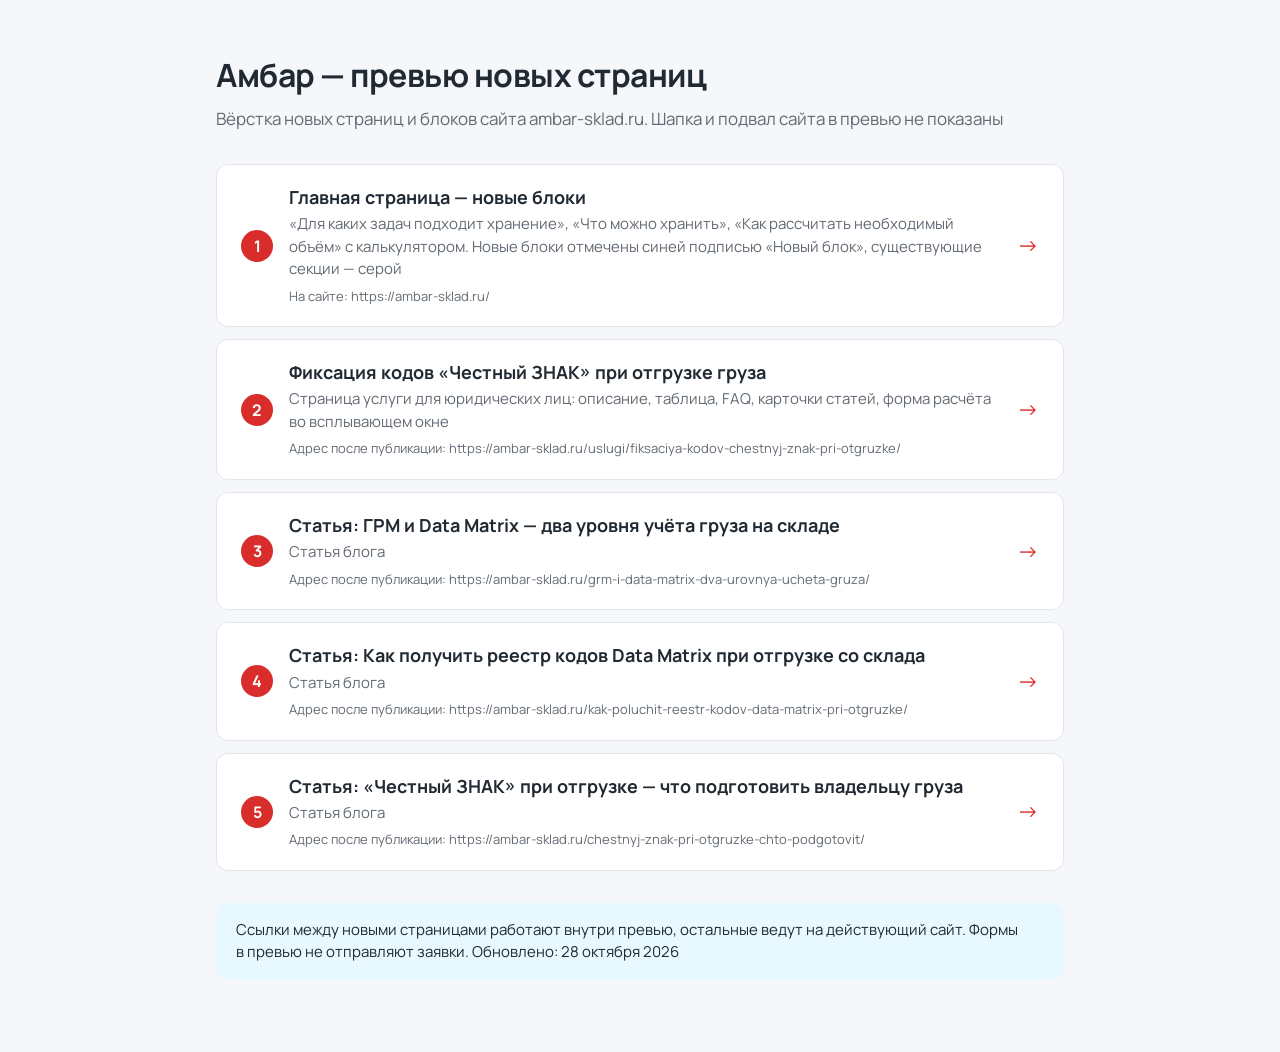
<file: index.html>
<!doctype html>
<html lang="ru">
<head>
<meta charset="UTF-8">
<meta name="viewport" content="width=device-width, initial-scale=1">
<meta name="robots" content="noindex, nofollow">
<title>Амбар — превью новых страниц</title>
<link rel="preconnect" href="https://fonts.googleapis.com">
<link rel="preconnect" href="https://fonts.gstatic.com" crossorigin>
<link href="https://fonts.googleapis.com/css2?family=Manrope:wght@400;500;600;700&display=swap" rel="stylesheet">
<style>
  :root { --red: #D92D2B; --text: #212A33; --muted: #626A73; --border: #E1E6EB; --bg: #F5F7FA; }
  * { box-sizing: border-box; }
  body { margin: 0; background: var(--bg); color: var(--text); font: 400 16px/1.5 Manrope, system-ui, sans-serif; }
  .wrap { max-width: 880px; margin: 0 auto; padding: 56px 16px 72px; }
  h1 { margin: 0 0 12px; font-size: 32px; line-height: 1.2; letter-spacing: -.5px; }
  .lead { margin: 0 0 32px; color: var(--muted); font-size: 17px; }
  .list { display: flex; flex-direction: column; gap: 12px; margin: 0; padding: 0; list-style: none; }
  .card { display: flex; align-items: center; gap: 16px; padding: 20px 24px; border: 1px solid var(--border); border-radius: 12px; background: #fff; color: inherit; text-decoration: none; transition: border-color .2s ease, box-shadow .2s ease; }
  .card:hover { border-color: #D8DCE3; box-shadow: 0 8px 24px rgba(36,75,90,.08); }
  .num { flex-shrink: 0; width: 32px; height: 32px; border-radius: 50%; background: var(--red); color: #fff; font-weight: 700; display: flex; align-items: center; justify-content: center; }
  .body { flex: 1; min-width: 0; }
  .title { display: block; margin: 0 0 4px; font-size: 18px; font-weight: 700; line-height: 1.35; }
  .desc { display: block; color: var(--muted); font-size: 15px; }
  .url { display: block; margin: 6px 0 0; color: var(--muted); font-size: 13px; word-break: break-all; }
  .arrow { flex-shrink: 0; color: var(--red); font-size: 22px; }
  .note { margin: 32px 0 0; padding: 16px 20px; border-radius: 12px; background: #E8F8FF; font-size: 15px; }
  @media (max-width: 640px) { h1 { font-size: 24px; } .card { padding: 16px; } .arrow { display: none; } }
</style>
</head>
<body>
<main class="wrap">
  <h1>Амбар&nbsp;— превью новых страниц</h1>
  <p class="lead">Вёрстка новых страниц и&nbsp;блоков сайта ambar-sklad.ru. Шапка и&nbsp;подвал сайта в&nbsp;превью не&nbsp;показаны</p>
  <ul class="list">
    <li><a class="card" href="website_page_home/index.html"><span class="num">1</span><span class="body"><span class="title">Главная страница&nbsp;— новые блоки</span><span class="desc">«Для&nbsp;каких задач подходит хранение», «Что&nbsp;можно хранить», «Как&nbsp;рассчитать необходимый объём» с&nbsp;калькулятором. Новые блоки отмечены синей подписью «Новый блок», существующие секции&nbsp;— серой</span><span class="url">На&nbsp;сайте: https://ambar-sklad.ru/</span></span><span class="arrow">→</span></a></li>
    <li><a class="card" href="website_page_chz/index.html"><span class="num">2</span><span class="body"><span class="title">Фиксация кодов «Честный&nbsp;ЗНАК» при&nbsp;отгрузке груза</span><span class="desc">Страница услуги для&nbsp;юридических лиц: описание, таблица, FAQ, карточки статей, форма расчёта во&nbsp;всплывающем окне</span><span class="url">Адрес после публикации: https://ambar-sklad.ru/uslugi/fiksaciya-kodov-chestnyj-znak-pri-otgruzke/</span></span><span class="arrow">→</span></a></li>
    <li><a class="card" href="website_article_grm/index.html"><span class="num">3</span><span class="body"><span class="title">Статья: ГРМ и&nbsp;Data&nbsp;Matrix&nbsp;— два уровня учёта груза на&nbsp;складе</span><span class="desc">Статья блога</span><span class="url">Адрес после публикации: https://ambar-sklad.ru/grm-i-data-matrix-dva-urovnya-ucheta-gruza/</span></span><span class="arrow">→</span></a></li>
    <li><a class="card" href="website_article_reestr/index.html"><span class="num">4</span><span class="body"><span class="title">Статья: Как&nbsp;получить реестр кодов Data&nbsp;Matrix при&nbsp;отгрузке со&nbsp;склада</span><span class="desc">Статья блога</span><span class="url">Адрес после публикации: https://ambar-sklad.ru/kak-poluchit-reestr-kodov-data-matrix-pri-otgruzke/</span></span><span class="arrow">→</span></a></li>
    <li><a class="card" href="website_article_podgotovka/index.html"><span class="num">5</span><span class="body"><span class="title">Статья: «Честный&nbsp;ЗНАК» при&nbsp;отгрузке&nbsp;— что&nbsp;подготовить владельцу груза</span><span class="desc">Статья блога</span><span class="url">Адрес после публикации: https://ambar-sklad.ru/chestnyj-znak-pri-otgruzke-chto-podgotovit/</span></span><span class="arrow">→</span></a></li>
  </ul>
  <p class="note">Ссылки между новыми страницами работают внутри превью, остальные ведут на&nbsp;действующий сайт. Формы в&nbsp;превью не&nbsp;отправляют заявки. Обновлено: 28&nbsp;октября 2026</p>
</main>
</body>
</html>
</file>
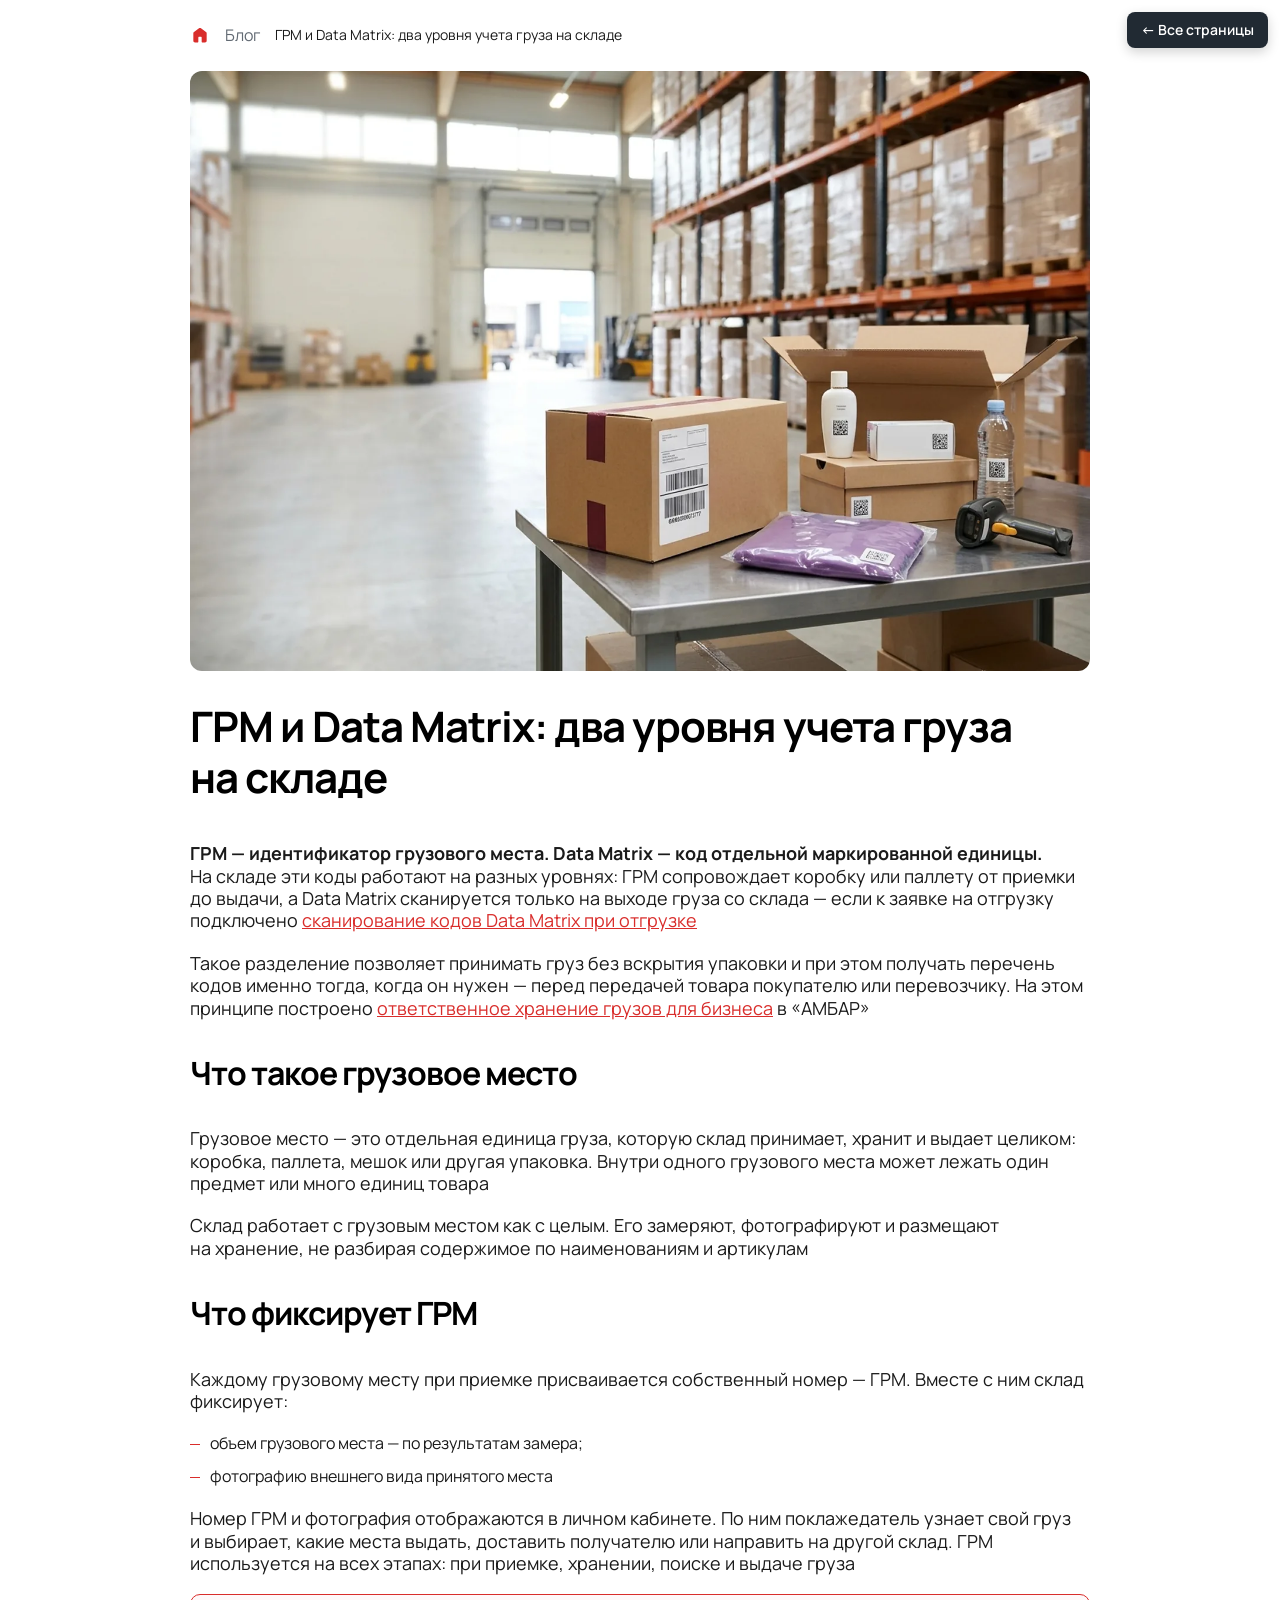
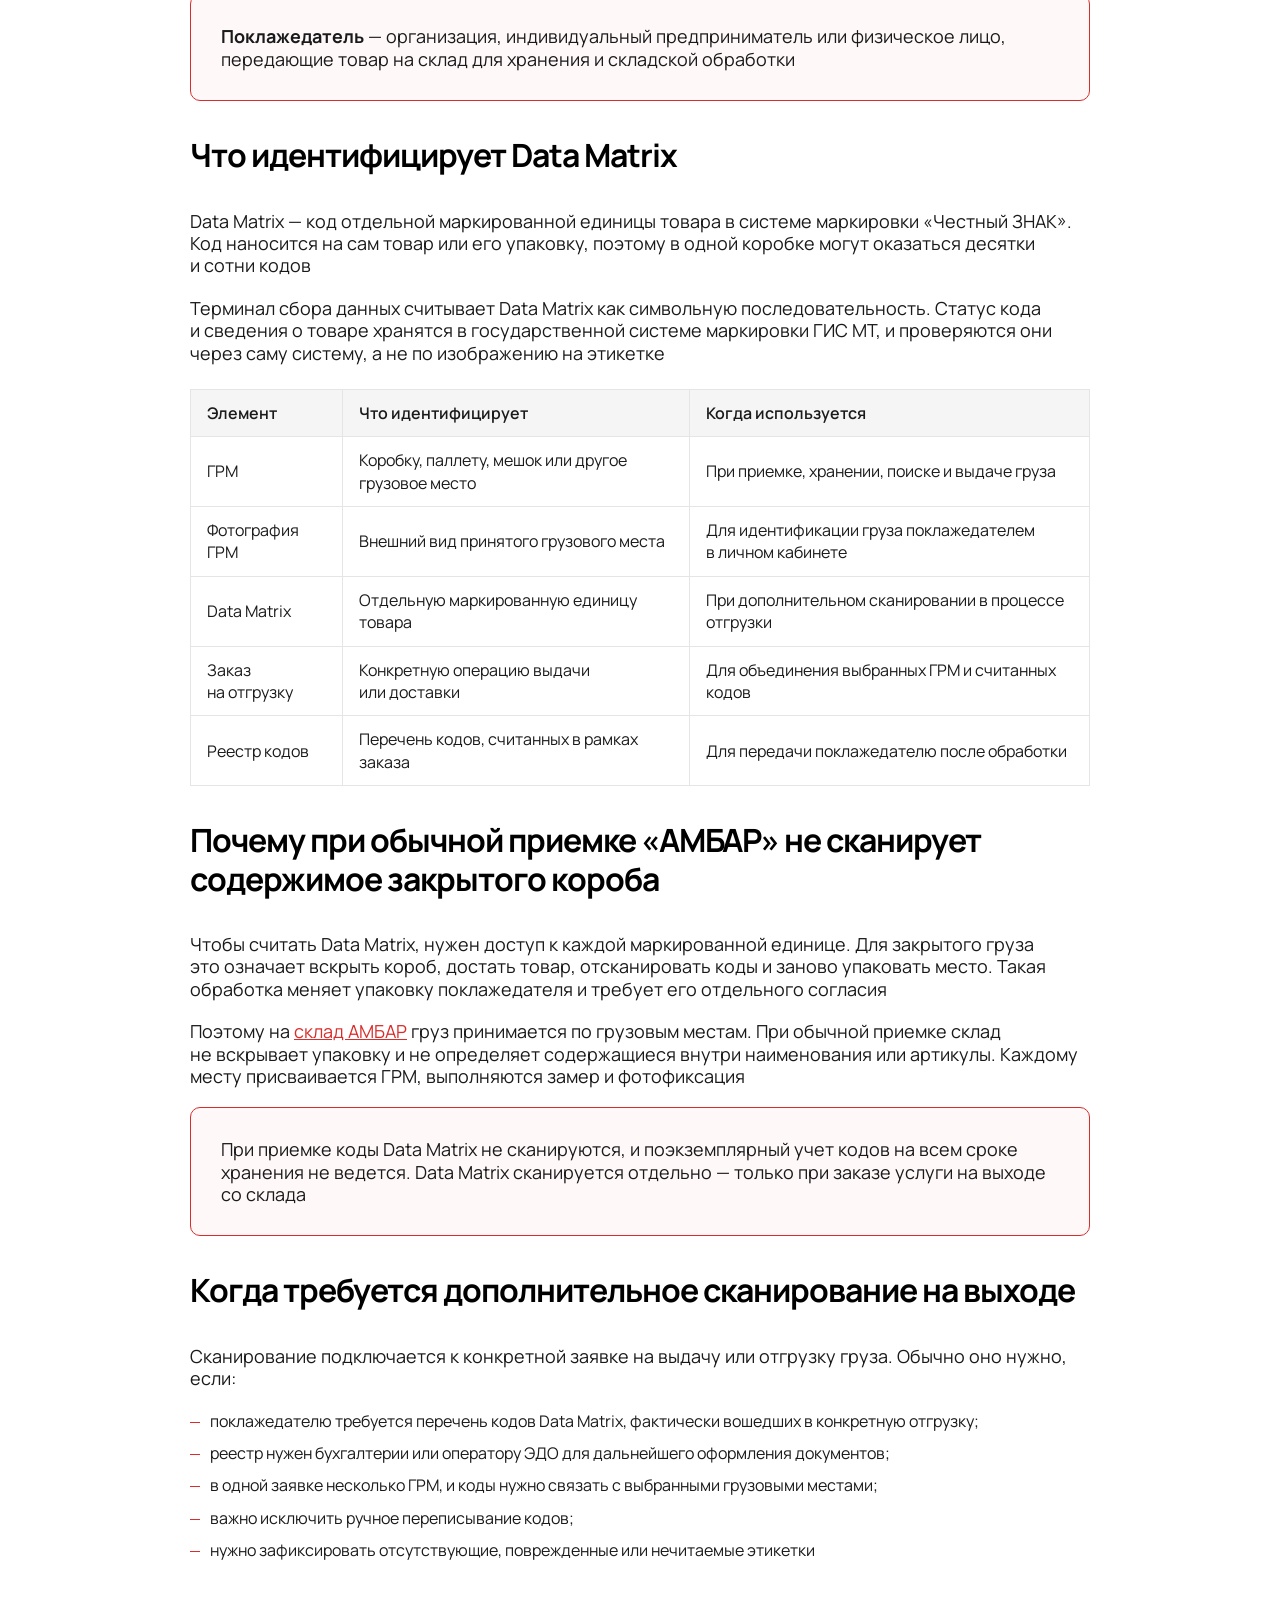
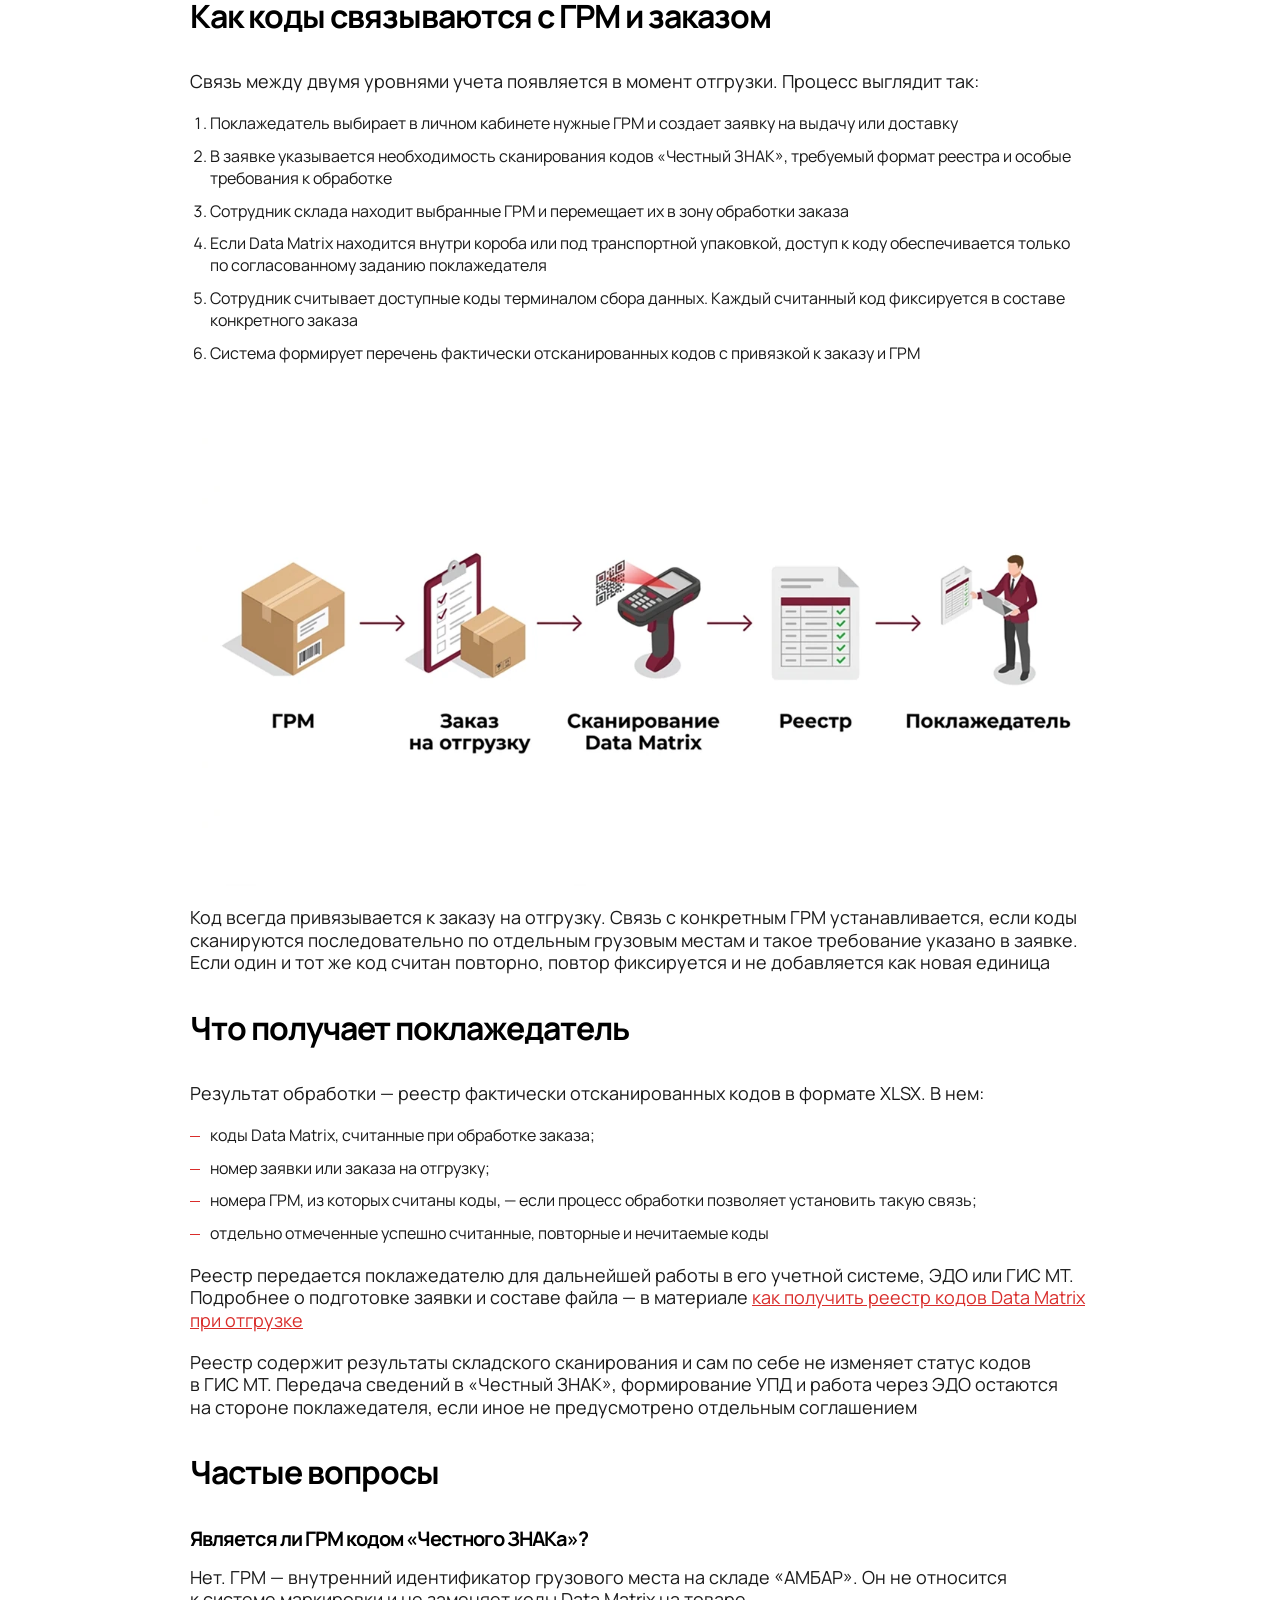
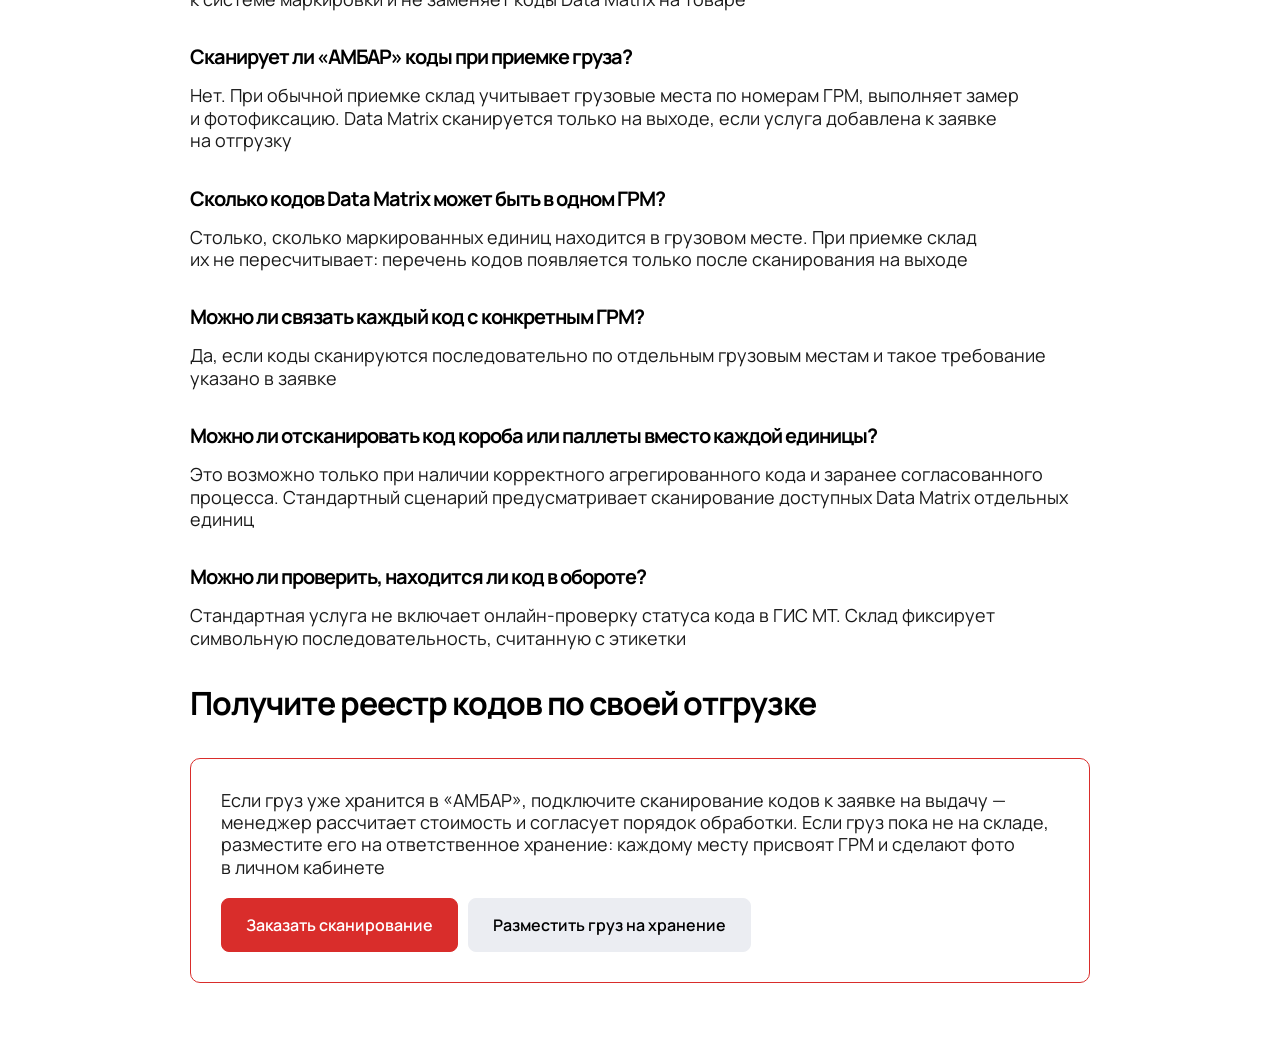
<file: website_article_grm/index.html>
<!DOCTYPE html>
<html lang="ru">
<head>
  <meta charset="UTF-8">
  <meta name="viewport" content="width=device-width, initial-scale=1.0">

  <!-- SEO (на сайте заполняется в Yoast) -->
  <title>Чем ГРМ отличается от Data Matrix | Склад АМБАР</title>
  <meta name="description" content="ГРМ идентифицирует коробку или паллету на складе, а Data Matrix — маркированную единицу товара. Разбираем, как эти коды работают при отгрузке.">
  <meta name="robots" content="index, follow">
  <link rel="canonical" href="https://ambar-sklad.ru/grm-i-data-matrix-dva-urovnya-ucheta-gruza/">
  <meta property="og:locale" content="ru_RU">
  <meta property="og:type" content="article">
  <meta property="og:title" content="ГРМ и Data Matrix: два уровня учета груза на складе">
  <meta property="og:description" content="ГРМ идентифицирует коробку или паллету на складе, а Data Matrix — маркированную единицу товара. Разбираем, как эти коды работают при отгрузке.">
  <meta property="og:url" content="https://ambar-sklad.ru/grm-i-data-matrix-dva-urovnya-ucheta-gruza/">
  <meta property="og:site_name" content="Склад хранения вещей Амбар">
  <!-- TODO: заменить на обложку статьи -->
  <meta property="og:image" content="https://ambar-sklad.ru/wp-content/uploads/2026/06/ambar-sklad-vremennoe-hranenie-veshchey-moskva.png?v=1782225296">
  <meta property="article:published_time" content="2026-10-26T00:00:00+03:00">
  <meta property="article:modified_time" content="2026-10-26T00:00:00+03:00">
  <meta name="twitter:card" content="summary_large_image">

  <!-- Только для прототипа: шрифт с сайта не загружается локально из-за CORS -->
  <link rel="preconnect" href="https://fonts.googleapis.com">
  <link rel="preconnect" href="https://fonts.gstatic.com" crossorigin>
  <link href="https://fonts.googleapis.com/css2?family=Manrope:wght@400;500;600;700&display=swap" rel="stylesheet">

  <!-- Только для прототипа: копия CSS шаблона статей -->
  <link rel="stylesheet" href="css/site/blog.css">
  <!-- Переносится на сайт -->
  <link rel="stylesheet" href="css/article.css">
  <!-- Только для прототипа -->
  <link rel="stylesheet" href="css/prototype.css">

  <!-- Структурированные данные (ТЗ, раздел 9): Article + BreadcrumbList + FAQPage, about, mentions.
       FAQ совпадает с видимым текстом статьи дословно. -->
  <script type="application/ld+json">
  {
    "@context": "https://schema.org",
    "@graph": [
      {
        "@type": "Article",
        "@id": "https://ambar-sklad.ru/grm-i-data-matrix-dva-urovnya-ucheta-gruza/#article",
        "headline": "ГРМ и Data Matrix: два уровня учета груза на складе",
        "description": "ГРМ идентифицирует коробку или паллету на складе, а Data Matrix — маркированную единицу товара. Разбираем, как эти коды работают при отгрузке.",
        "inLanguage": "ru-RU",
        "datePublished": "2026-10-26",
        "dateModified": "2026-10-26",
        "mainEntityOfPage": "https://ambar-sklad.ru/grm-i-data-matrix-dva-urovnya-ucheta-gruza/",
        "author": {
          "@type": "Person",
          "@id": "https://ambar-sklad.ru/#/schema/person/2984122d0f994942e5a09d656ea8d237",
          "name": "Команда Амбар"
        },
        "publisher": {
          "@id": "https://ambar-sklad.ru/#organization"
        },
        "isPartOf": {
          "@id": "https://ambar-sklad.ru/#website"
        },
        "breadcrumb": {
          "@id": "https://ambar-sklad.ru/grm-i-data-matrix-dva-urovnya-ucheta-gruza/#breadcrumb"
        },
        "about": [
          {
            "@type": "Thing",
            "name": "ГРМ",
            "description": "Идентификатор грузового места"
          },
          {
            "@type": "Thing",
            "name": "Data Matrix",
            "description": "Код отдельной маркированной единицы"
          },
          {
            "@type": "Thing",
            "name": "Складской учет"
          }
        ],
        "mentions": [
          {
            "@id": "https://ambar-sklad.ru/uslugi/fiksaciya-kodov-chestnyj-znak-pri-otgruzke/#service",
            "@type": "Service",
            "name": "Фиксация кодов «Честный ЗНАК» при отгрузке груза",
            "url": "https://ambar-sklad.ru/uslugi/fiksaciya-kodov-chestnyj-znak-pri-otgruzke/"
          }
        ]
      },
      {
        "@type": "BreadcrumbList",
        "@id": "https://ambar-sklad.ru/grm-i-data-matrix-dva-urovnya-ucheta-gruza/#breadcrumb",
        "itemListElement": [
          {
            "@type": "ListItem",
            "position": 1,
            "name": "Главная",
            "item": "https://ambar-sklad.ru/"
          },
          {
            "@type": "ListItem",
            "position": 2,
            "name": "Блог",
            "item": "https://ambar-sklad.ru/blog/"
          },
          {
            "@type": "ListItem",
            "position": 3,
            "name": "ГРМ и Data Matrix: два уровня учета груза на складе",
            "item": "https://ambar-sklad.ru/grm-i-data-matrix-dva-urovnya-ucheta-gruza/"
          }
        ]
      },
      {
        "@type": "FAQPage",
        "@id": "https://ambar-sklad.ru/grm-i-data-matrix-dva-urovnya-ucheta-gruza/#faq",
        "mainEntity": [
          {
            "@type": "Question",
            "name": "Является\u00a0ли\u00a0ГРМ кодом «Честного\u00a0ЗНАКа»?",
            "acceptedAnswer": {
              "@type": "Answer",
              "text": "Нет. ГРМ\u00a0— внутренний идентификатор грузового места на\u00a0складе «АМБАР». Он\u00a0не\u00a0относится к\u00a0системе маркировки и\u00a0не\u00a0заменяет коды Data\u00a0Matrix на\u00a0товаре"
            }
          },
          {
            "@type": "Question",
            "name": "Сканирует\u00a0ли\u00a0«АМБАР» коды при\u00a0приемке груза?",
            "acceptedAnswer": {
              "@type": "Answer",
              "text": "Нет. При\u00a0обычной приемке склад учитывает грузовые места по\u00a0номерам ГРМ, выполняет замер и\u00a0фотофиксацию. Data\u00a0Matrix сканируется только на\u00a0выходе, если услуга добавлена к\u00a0заявке на\u00a0отгрузку"
            }
          },
          {
            "@type": "Question",
            "name": "Сколько кодов Data\u00a0Matrix может быть в\u00a0одном ГРМ?",
            "acceptedAnswer": {
              "@type": "Answer",
              "text": "Столько, сколько маркированных единиц находится в\u00a0грузовом месте. При\u00a0приемке склад их\u00a0не\u00a0пересчитывает: перечень кодов появляется только после сканирования на\u00a0выходе"
            }
          },
          {
            "@type": "Question",
            "name": "Можно\u00a0ли\u00a0связать каждый код с\u00a0конкретным ГРМ?",
            "acceptedAnswer": {
              "@type": "Answer",
              "text": "Да, если коды сканируются последовательно по\u00a0отдельным грузовым местам и\u00a0такое требование указано в\u00a0заявке"
            }
          },
          {
            "@type": "Question",
            "name": "Можно\u00a0ли\u00a0отсканировать код короба или\u00a0паллеты вместо каждой единицы?",
            "acceptedAnswer": {
              "@type": "Answer",
              "text": "Это\u00a0возможно только при\u00a0наличии корректного агрегированного кода и\u00a0заранее согласованного процесса. Стандартный сценарий предусматривает сканирование доступных Data\u00a0Matrix отдельных единиц"
            }
          },
          {
            "@type": "Question",
            "name": "Можно\u00a0ли\u00a0проверить, находится\u00a0ли\u00a0код в\u00a0обороте?",
            "acceptedAnswer": {
              "@type": "Answer",
              "text": "Стандартная услуга не\u00a0включает онлайн-проверку статуса кода в\u00a0ГИС\u00a0МТ. Склад фиксирует символьную последовательность, считанную с\u00a0этикетки"
            }
          }
        ]
      }
    ]
  }
  </script>
</head>
<body>

<main class="single-post-page">
  <article class="single-post">
    <div class="container">

      <!-- Хлебные крошки -->
      <nav class="breadcrumbs" aria-label="Хлебные крошки">
        <ul itemscope itemtype="https://schema.org/BreadcrumbList">
          <li itemprop="itemListElement" itemscope itemtype="https://schema.org/ListItem">
            <meta itemprop="name" content="Главная" />
            <a itemprop="item" href="https://ambar-sklad.ru/" aria-label="Главная"><svg xmlns="http://www.w3.org/2000/svg" width="20" height="20" viewBox="0 0 20 20" fill="none" aria-hidden="true"><path d="M16.666 15.8337V8.33366C16.666 8.06977 16.6068 7.81977 16.4885 7.58366C16.3702 7.34755 16.2071 7.1531 15.9993 7.00033L10.9993 3.25033C10.7077 3.0281 10.3743 2.91699 9.99935 2.91699C9.62435 2.91699 9.29102 3.0281 8.99935 3.25033L3.99935 7.00033C3.79102 7.1531 3.62768 7.34755 3.50935 7.58366C3.39102 7.81977 3.33213 8.06977 3.33268 8.33366V15.8337C3.33268 16.292 3.49602 16.6845 3.82268 17.0112C4.14935 17.3378 4.54157 17.5009 4.99935 17.5003H7.49935C7.73546 17.5003 7.93324 17.4203 8.09268 17.2603C8.25213 17.1003 8.33213 16.9025 8.33268 16.667V12.5003C8.33268 12.2642 8.41268 12.0664 8.57268 11.907C8.73268 11.7475 8.93046 11.6675 9.16602 11.667H10.8327C11.0688 11.667 11.2666 11.747 11.426 11.907C11.5855 12.067 11.6655 12.2648 11.666 12.5003V16.667C11.666 16.9031 11.746 17.1012 11.906 17.2612C12.066 17.4212 12.2638 17.5009 12.4993 17.5003H14.9993C15.4577 17.5003 15.8499 17.3373 16.176 17.0112C16.5021 16.685 16.6655 16.2925 16.666 15.8337Z" fill="#767676" /></svg></a>
            <meta itemprop="position" content="1" />
          </li>
          <li itemprop="itemListElement" itemscope itemtype="https://schema.org/ListItem">
            <meta itemprop="name" content="Блог" />
            <a itemprop="item" href="https://ambar-sklad.ru/blog/">Блог</a>
            <meta itemprop="position" content="2" />
          </li>
          <li itemprop="itemListElement" itemscope itemtype="https://schema.org/ListItem">
            <meta itemprop="name" content="ГРМ и Data Matrix: два уровня учета груза на складе" />
            <span aria-current="page">ГРМ и&nbsp;Data&nbsp;Matrix: два уровня учета груза на&nbsp;складе</span>
            <meta itemprop="position" content="3" />
          </li>
        </ul>
      </nav>

      <!-- Обложка + H1 -->
      <header class="entry-header">
        <figure class="single-post_img">
          <!-- На сайте — миниатюра записи (featured image): шаблон выводит её здесь и в карточках статьи -->
          <picture>
            <source srcset="assets/images/cover.webp" type="image/webp">
            <img src="assets/images/cover.jpg" alt="Грузовое место с номером ГРМ и маркированные товары с кодами Data Matrix" width="1536" height="1024" decoding="async" fetchpriority="high">
          </picture>
        </figure>
        <h1 class="entry-title">ГРМ и&nbsp;Data&nbsp;Matrix: два уровня учета груза на&nbsp;складе</h1>
      </header>

      <div class="entry-content">

        <!-- Основной ответ -->
        <p><strong>ГРМ&nbsp;— идентификатор грузового места. Data&nbsp;Matrix&nbsp;— код отдельной маркированной единицы.</strong> На&nbsp;складе эти коды работают на&nbsp;разных уровнях: ГРМ сопровождает коробку или&nbsp;паллету от&nbsp;приемки до&nbsp;выдачи, а&nbsp;Data&nbsp;Matrix сканируется только на&nbsp;выходе груза со&nbsp;склада&nbsp;— если к&nbsp;заявке на&nbsp;отгрузку подключено <a href="../website_page_chz/index.html">сканирование кодов Data&nbsp;Matrix при&nbsp;отгрузке</a></p>
        <p>Такое разделение позволяет принимать груз без&nbsp;вскрытия упаковки и&nbsp;при&nbsp;этом получать перечень кодов именно тогда, когда он&nbsp;нужен&nbsp;— перед передачей товара покупателю или&nbsp;перевозчику. На&nbsp;этом принципе построено <a href="https://ambar-sklad.ru/uslugi/sklad-dlya-yuridicheskih-lits/">ответственное хранение грузов для&nbsp;бизнеса</a> в&nbsp;«АМБАР»</p>

        <!-- 1 -->
        <h2>Что&nbsp;такое грузовое место</h2>
        <p>Грузовое место&nbsp;— это&nbsp;отдельная единица груза, которую склад принимает, хранит и&nbsp;выдает целиком: коробка, паллета, мешок или&nbsp;другая упаковка. Внутри одного грузового места может лежать один предмет или&nbsp;много единиц товара</p>
        <p>Склад работает с&nbsp;грузовым местом как&nbsp;с&nbsp;целым. Его&nbsp;замеряют, фотографируют и&nbsp;размещают на&nbsp;хранение, не&nbsp;разбирая содержимое по&nbsp;наименованиям и&nbsp;артикулам</p>

        <!-- 2 -->
        <h2>Что&nbsp;фиксирует ГРМ</h2>
        <p>Каждому грузовому месту при&nbsp;приемке присваивается собственный номер&nbsp;— ГРМ. Вместе с&nbsp;ним склад фиксирует:</p>
        <ul>
          <li>объем грузового места&nbsp;— по&nbsp;результатам замера;</li>
          <li>фотографию внешнего вида принятого места</li>
        </ul>
        <p>Номер ГРМ и&nbsp;фотография отображаются в&nbsp;личном кабинете. По&nbsp;ним поклажедатель узнает свой груз и&nbsp;выбирает, какие места выдать, доставить получателю или&nbsp;направить на&nbsp;другой склад. ГРМ используется на&nbsp;всех этапах: при&nbsp;приемке, хранении, поиске и&nbsp;выдаче груза</p>
        <!-- Определение термина после первого упоминания (как на странице услуги) -->
        <blockquote>
          <p><strong>Поклажедатель</strong>&nbsp;— организация, индивидуальный предприниматель или&nbsp;физическое лицо, передающие товар на&nbsp;склад для&nbsp;хранения и&nbsp;складской обработки</p>
        </blockquote>

        <!-- 3 -->
        <h2>Что&nbsp;идентифицирует Data&nbsp;Matrix</h2>
        <p>Data&nbsp;Matrix&nbsp;— код отдельной маркированной единицы товара в&nbsp;системе маркировки «Честный&nbsp;ЗНАК». Код наносится на&nbsp;сам товар или&nbsp;его&nbsp;упаковку, поэтому в&nbsp;одной коробке могут оказаться десятки и&nbsp;сотни кодов</p>
        <p>Терминал сбора данных считывает Data&nbsp;Matrix как&nbsp;символьную последовательность. Статус кода и&nbsp;сведения о&nbsp;товаре хранятся в&nbsp;государственной системе маркировки ГИС&nbsp;МТ, и&nbsp;проверяются они через саму систему, а&nbsp;не&nbsp;по&nbsp;изображению на&nbsp;этикетке</p>
        <figure class="wp-block-table">
        <table>
          <thead>
            <tr><th>Элемент</th><th>Что&nbsp;идентифицирует</th><th>Когда используется</th></tr>
          </thead>
          <tbody>
            <tr><td>ГРМ</td><td>Коробку, паллету, мешок или&nbsp;другое грузовое место</td><td>При&nbsp;приемке, хранении, поиске и&nbsp;выдаче груза</td></tr>
            <tr><td>Фотография ГРМ</td><td>Внешний вид принятого грузового места</td><td>Для&nbsp;идентификации груза поклажедателем в&nbsp;личном кабинете</td></tr>
            <tr><td>Data&nbsp;Matrix</td><td>Отдельную маркированную единицу товара</td><td>При&nbsp;дополнительном сканировании в&nbsp;процессе отгрузки</td></tr>
            <tr><td>Заказ на&nbsp;отгрузку</td><td>Конкретную операцию выдачи или&nbsp;доставки</td><td>Для&nbsp;объединения выбранных ГРМ и&nbsp;считанных кодов</td></tr>
            <tr><td>Реестр кодов</td><td>Перечень кодов, считанных в&nbsp;рамках заказа</td><td>Для&nbsp;передачи поклажедателю после обработки</td></tr>
          </tbody>
        </table>
        </figure>

        <!-- 4 -->
        <h2>Почему при&nbsp;обычной приемке «АМБАР» не&nbsp;сканирует содержимое закрытого короба</h2>
        <p>Чтобы считать Data&nbsp;Matrix, нужен доступ к&nbsp;каждой маркированной единице. Для&nbsp;закрытого груза это&nbsp;означает вскрыть короб, достать товар, отсканировать коды и&nbsp;заново упаковать место. Такая обработка меняет упаковку поклажедателя и&nbsp;требует его&nbsp;отдельного согласия</p>
        <p>Поэтому на <a href="https://ambar-sklad.ru/">склад АМБАР</a> груз принимается по&nbsp;грузовым местам. При&nbsp;обычной приемке склад не&nbsp;вскрывает упаковку и&nbsp;не&nbsp;определяет содержащиеся внутри наименования или&nbsp;артикулы. Каждому месту присваивается ГРМ, выполняются замер и&nbsp;фотофиксация</p>
        <blockquote>
          <p>При&nbsp;приемке коды Data&nbsp;Matrix не&nbsp;сканируются, и&nbsp;поэкземплярный учет кодов на&nbsp;всем сроке хранения не&nbsp;ведется. Data&nbsp;Matrix сканируется отдельно&nbsp;— только при&nbsp;заказе услуги на&nbsp;выходе со&nbsp;склада</p>
        </blockquote>

        <!-- 5 -->
        <h2>Когда требуется дополнительное сканирование на&nbsp;выходе</h2>
        <p>Сканирование подключается к&nbsp;конкретной заявке на&nbsp;выдачу или&nbsp;отгрузку груза. Обычно оно нужно, если:</p>
        <ul>
          <li>поклажедателю требуется перечень кодов Data&nbsp;Matrix, фактически вошедших в&nbsp;конкретную отгрузку;</li>
          <li>реестр нужен бухгалтерии или&nbsp;оператору ЭДО для&nbsp;дальнейшего оформления документов;</li>
          <li>в&nbsp;одной заявке несколько ГРМ, и&nbsp;коды нужно связать с&nbsp;выбранными грузовыми местами;</li>
          <li>важно исключить ручное переписывание кодов;</li>
          <li>нужно зафиксировать отсутствующие, поврежденные или&nbsp;нечитаемые этикетки</li>
        </ul>

        <!-- 6 -->
        <h2>Как&nbsp;коды связываются с&nbsp;ГРМ и&nbsp;заказом</h2>
        <p>Связь между двумя уровнями учета появляется в&nbsp;момент отгрузки. Процесс выглядит так:</p>
        <ol>
          <li>Поклажедатель выбирает в&nbsp;личном кабинете нужные ГРМ и&nbsp;создает заявку на&nbsp;выдачу или&nbsp;доставку</li>
          <li>В&nbsp;заявке указывается необходимость сканирования кодов «Честный&nbsp;ЗНАК», требуемый формат реестра и&nbsp;особые требования к&nbsp;обработке</li>
          <li>Сотрудник склада находит выбранные ГРМ и&nbsp;перемещает их&nbsp;в&nbsp;зону обработки заказа</li>
          <li>Если Data&nbsp;Matrix находится внутри короба или&nbsp;под&nbsp;транспортной упаковкой, доступ к&nbsp;коду обеспечивается только по&nbsp;согласованному заданию поклажедателя</li>
          <li>Сотрудник считывает доступные коды терминалом сбора данных. Каждый считанный код фиксируется в&nbsp;составе конкретного заказа</li>
          <li>Система формирует перечень фактически отсканированных кодов с&nbsp;привязкой к&nbsp;заказу и&nbsp;ГРМ</li>
        </ol>
        <figure class="wp-block-image size-large">
          <picture>
            <source srcset="assets/images/photo-schema.webp" type="image/webp">
            <img src="assets/images/photo-schema.png" alt="Связь номера ГРМ с заказом на отгрузку и реестром кодов Data Matrix" width="1200" height="670" loading="lazy" decoding="async">
          </picture>
        </figure>
        <p>Код всегда привязывается к&nbsp;заказу на&nbsp;отгрузку. Связь с&nbsp;конкретным ГРМ устанавливается, если коды сканируются последовательно по&nbsp;отдельным грузовым местам и&nbsp;такое требование указано в&nbsp;заявке. Если один и&nbsp;тот&nbsp;же&nbsp;код считан повторно, повтор фиксируется и&nbsp;не&nbsp;добавляется как&nbsp;новая единица</p>

        <!-- 7 -->
        <h2>Что&nbsp;получает поклажедатель</h2>
        <p>Результат обработки&nbsp;— реестр фактически отсканированных кодов в&nbsp;формате XLSX. В&nbsp;нем:</p>
        <ul>
          <li>коды Data&nbsp;Matrix, считанные при&nbsp;обработке заказа;</li>
          <li>номер заявки или&nbsp;заказа на&nbsp;отгрузку;</li>
          <li>номера ГРМ, из&nbsp;которых считаны коды,&nbsp;— если процесс обработки позволяет установить такую связь;</li>
          <li>отдельно отмеченные успешно считанные, повторные и&nbsp;нечитаемые коды</li>
        </ul>
        <p>Реестр передается поклажедателю для&nbsp;дальнейшей работы в&nbsp;его&nbsp;учетной системе, ЭДО или&nbsp;ГИС&nbsp;МТ. Подробнее о&nbsp;подготовке заявки и&nbsp;составе файла&nbsp;— в&nbsp;материале <a href="../website_article_reestr/index.html">как&nbsp;получить реестр кодов Data&nbsp;Matrix при&nbsp;отгрузке</a></p>
        <p>Реестр содержит результаты складского сканирования и&nbsp;сам по&nbsp;себе не&nbsp;изменяет статус кодов в&nbsp;ГИС&nbsp;МТ. Передача сведений в&nbsp;«Честный&nbsp;ЗНАК», формирование УПД и&nbsp;работа через ЭДО остаются на&nbsp;стороне поклажедателя, если иное не&nbsp;предусмотрено отдельным соглашением</p>

        <!-- 8 -->
        <h2>Частые вопросы</h2>
        <h3>Является&nbsp;ли&nbsp;ГРМ кодом «Честного&nbsp;ЗНАКа»?</h3>
        <p>Нет. ГРМ&nbsp;— внутренний идентификатор грузового места на&nbsp;складе «АМБАР». Он&nbsp;не&nbsp;относится к&nbsp;системе маркировки и&nbsp;не&nbsp;заменяет коды Data&nbsp;Matrix на&nbsp;товаре</p>
        <h3>Сканирует&nbsp;ли&nbsp;«АМБАР» коды при&nbsp;приемке груза?</h3>
        <p>Нет. При&nbsp;обычной приемке склад учитывает грузовые места по&nbsp;номерам ГРМ, выполняет замер и&nbsp;фотофиксацию. Data&nbsp;Matrix сканируется только на&nbsp;выходе, если услуга добавлена к&nbsp;заявке на&nbsp;отгрузку</p>
        <h3>Сколько кодов Data&nbsp;Matrix может быть в&nbsp;одном ГРМ?</h3>
        <p>Столько, сколько маркированных единиц находится в&nbsp;грузовом месте. При&nbsp;приемке склад их&nbsp;не&nbsp;пересчитывает: перечень кодов появляется только после сканирования на&nbsp;выходе</p>
        <h3>Можно&nbsp;ли&nbsp;связать каждый код с&nbsp;конкретным ГРМ?</h3>
        <p>Да, если коды сканируются последовательно по&nbsp;отдельным грузовым местам и&nbsp;такое требование указано в&nbsp;заявке</p>
        <h3>Можно&nbsp;ли&nbsp;отсканировать код короба или&nbsp;паллеты вместо каждой единицы?</h3>
        <p>Это&nbsp;возможно только при&nbsp;наличии корректного агрегированного кода и&nbsp;заранее согласованного процесса. Стандартный сценарий предусматривает сканирование доступных Data&nbsp;Matrix отдельных единиц</p>
        <h3>Можно&nbsp;ли&nbsp;проверить, находится&nbsp;ли&nbsp;код в&nbsp;обороте?</h3>
        <p>Стандартная услуга не&nbsp;включает онлайн-проверку статуса кода в&nbsp;ГИС&nbsp;МТ. Склад фиксирует символьную последовательность, считанную с&nbsp;этикетки</p>

        <!-- 9–10. CTA на услугу и на хранение для юридических лиц (финальный блок с двумя кнопками, ТЗ раздел 10) -->
        <h2>Получите реестр кодов по&nbsp;своей отгрузке</h2>
        <blockquote class="article_cta_box">
          <p>Если груз уже&nbsp;хранится в&nbsp;«АМБАР», подключите сканирование кодов к&nbsp;заявке на&nbsp;выдачу&nbsp;— менеджер рассчитает стоимость и&nbsp;согласует порядок обработки. Если груз пока не&nbsp;на&nbsp;складе, разместите его&nbsp;на&nbsp;ответственное хранение: каждому месту присвоят ГРМ и&nbsp;сделают фото в&nbsp;личном кабинете</p>
          <div class="article_cta">
            <a class="btn" href="../website_page_chz/index.html">Заказать сканирование</a>
            <a class="btn btn_grey" href="https://ambar-sklad.ru/uslugi/sklad-dlya-yuridicheskih-lits/">Разместить груз на&nbsp;хранение</a>
          </div>
        </blockquote>

      </div>
    </div>
  </article>
</main>


<!-- Только для превью: возврат к списку страниц -->
<a href="../index.html" style="position:fixed;top:12px;right:12px;z-index:10000;padding:8px 14px;border-radius:8px;background:#212A33;color:#fff;font:600 14px/20px Manrope,system-ui,sans-serif;text-decoration:none;box-shadow:0 4px 12px rgba(0,0,0,.18)">← Все страницы</a>
</body>
</html>
</file>
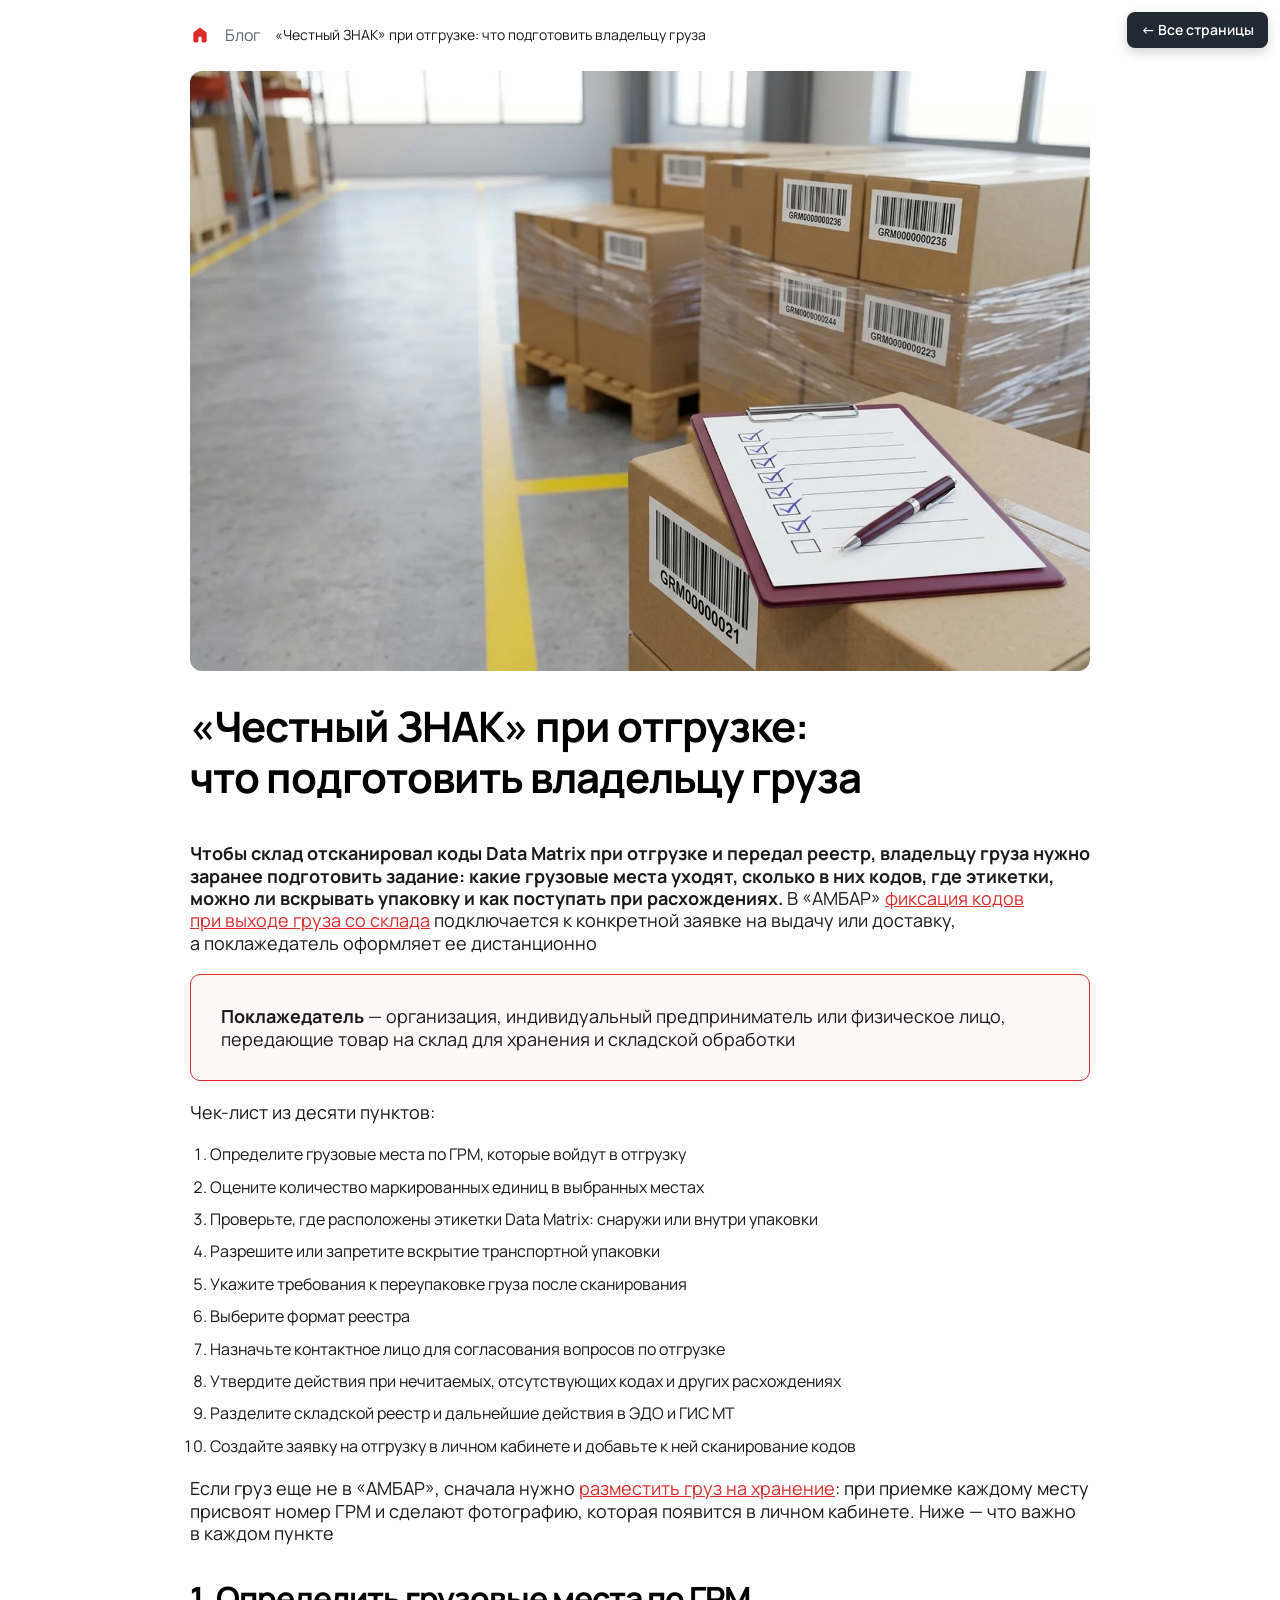
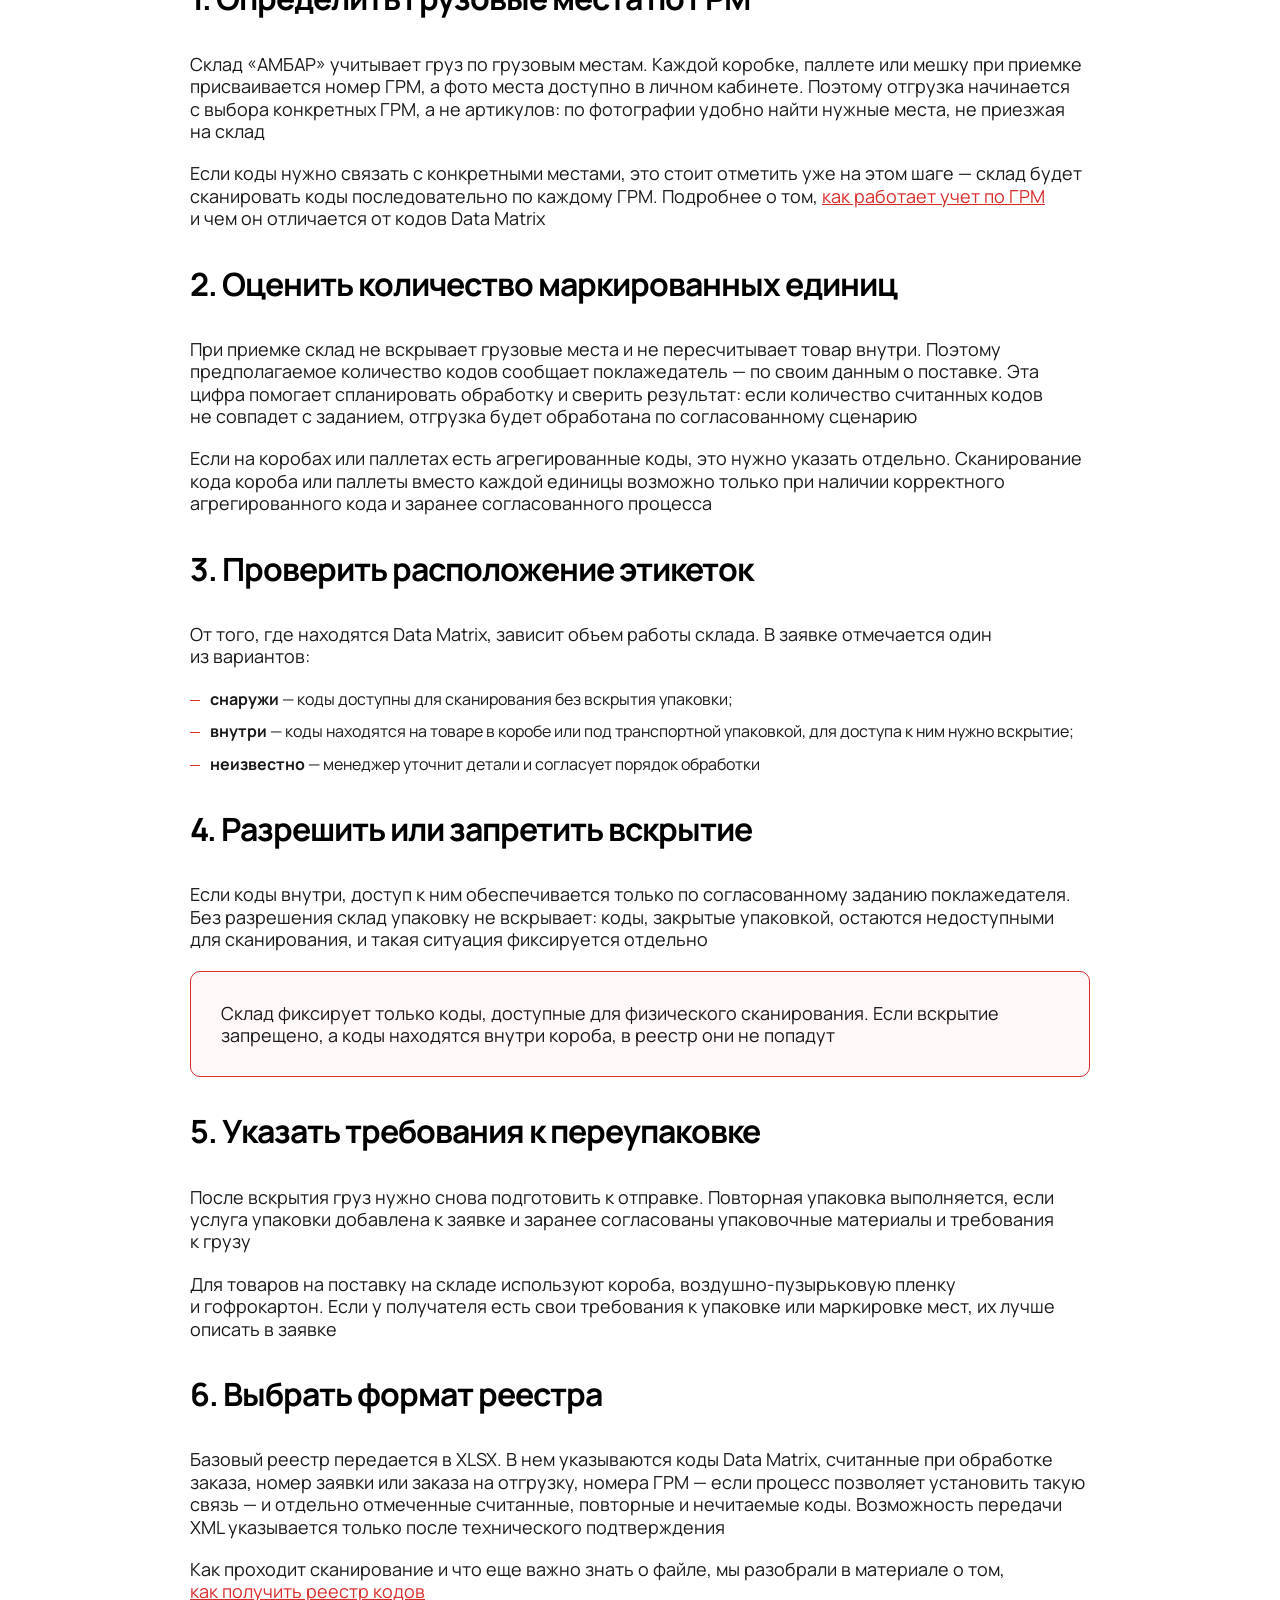
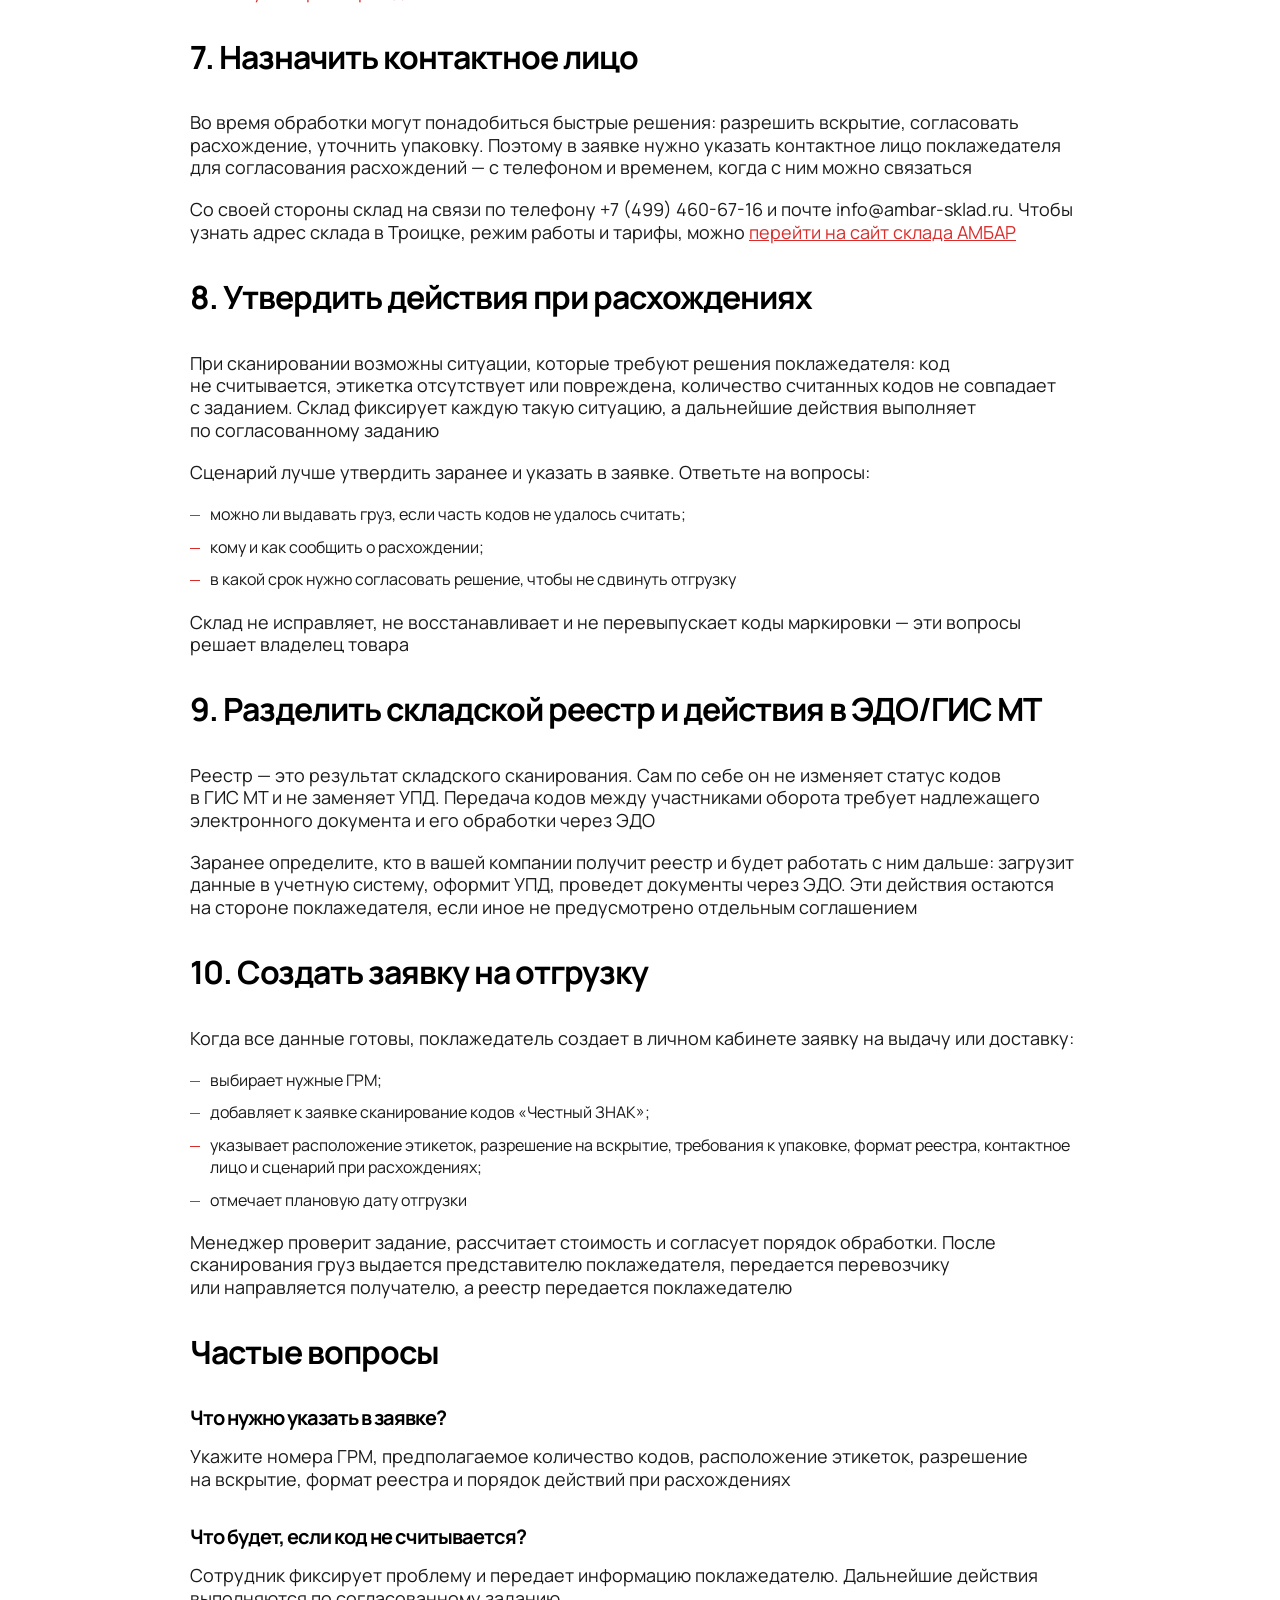
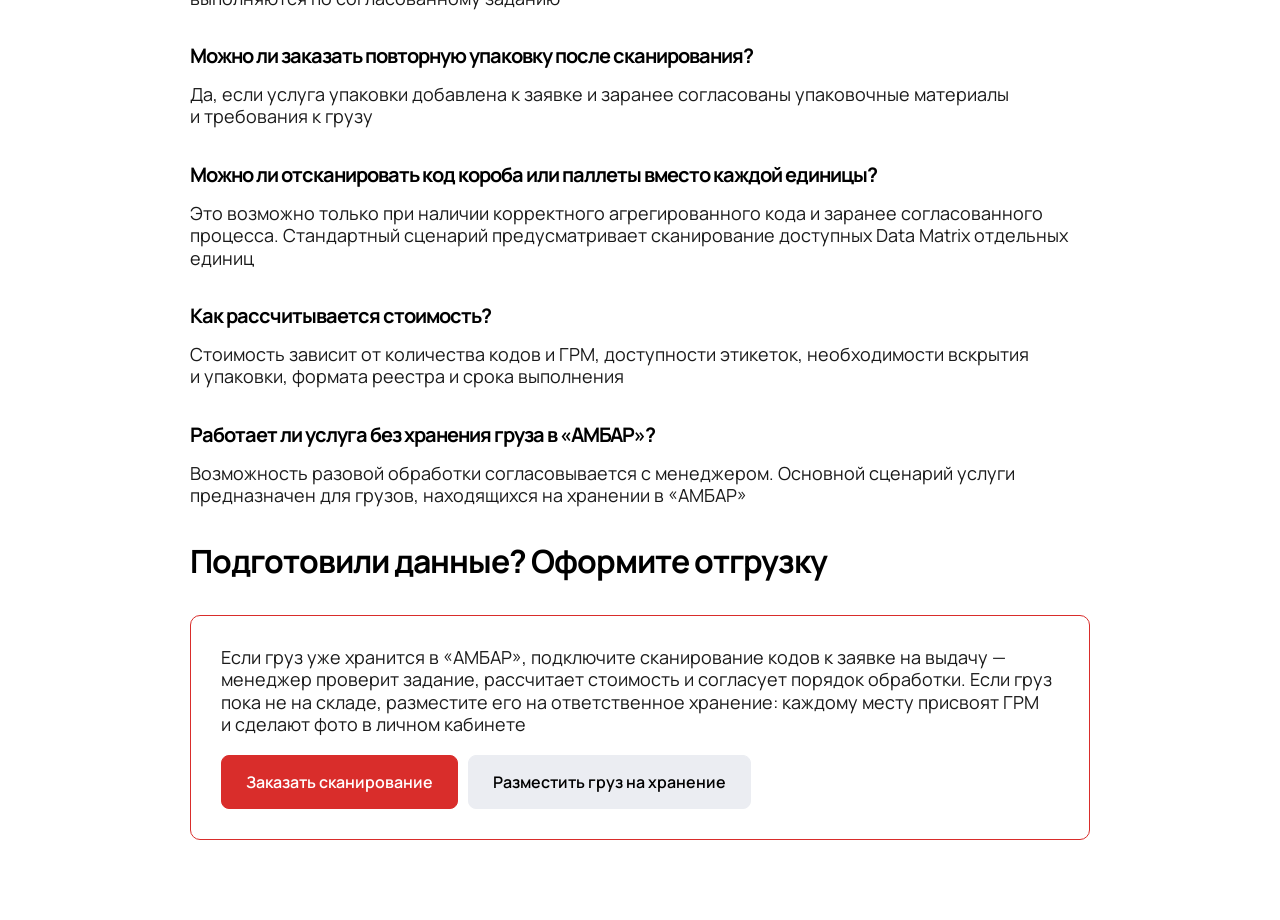
<file: website_article_podgotovka/index.html>
<!DOCTYPE html>
<html lang="ru">
<head>
  <meta charset="UTF-8">
  <meta name="viewport" content="width=device-width, initial-scale=1.0">

  <!-- SEO (на сайте заполняется в Yoast) -->
  <title>Сканирование «Честного ЗНАКа» перед отгрузкой со склада</title>
  <meta name="description" content="Чек-лист владельца маркированного груза: ГРМ, количество кодов, доступ к этикеткам, упаковка, формат реестра и действия при расхождениях.">
  <meta name="robots" content="index, follow">
  <link rel="canonical" href="https://ambar-sklad.ru/chestnyj-znak-pri-otgruzke-chto-podgotovit/">
  <meta property="og:locale" content="ru_RU">
  <meta property="og:type" content="article">
  <meta property="og:title" content="«Честный ЗНАК» при отгрузке: что подготовить владельцу груза">
  <meta property="og:description" content="Чек-лист владельца маркированного груза: ГРМ, количество кодов, доступ к этикеткам, упаковка, формат реестра и действия при расхождениях.">
  <meta property="og:url" content="https://ambar-sklad.ru/chestnyj-znak-pri-otgruzke-chto-podgotovit/">
  <meta property="og:site_name" content="Склад хранения вещей Амбар">
  <!-- TODO: заменить на обложку статьи -->
  <meta property="og:image" content="https://ambar-sklad.ru/wp-content/uploads/2026/06/ambar-sklad-vremennoe-hranenie-veshchey-moskva.png?v=1782225296">
  <meta property="article:published_time" content="2026-10-26T00:00:00+03:00">
  <meta property="article:modified_time" content="2026-10-26T00:00:00+03:00">
  <meta name="twitter:card" content="summary_large_image">

  <!-- Только для прототипа: шрифт с сайта не загружается локально из-за CORS -->
  <link rel="preconnect" href="https://fonts.googleapis.com">
  <link rel="preconnect" href="https://fonts.gstatic.com" crossorigin>
  <link href="https://fonts.googleapis.com/css2?family=Manrope:wght@400;500;600;700&display=swap" rel="stylesheet">

  <!-- Только для прототипа: копия CSS шаблона статей -->
  <link rel="stylesheet" href="css/site/blog.css">
  <!-- Переносится на сайт -->
  <link rel="stylesheet" href="css/article.css">
  <!-- Только для прототипа -->
  <link rel="stylesheet" href="css/prototype.css">

  <!-- Структурированные данные (ТЗ, раздел 9): Article + HowTo для видимого чек-листа +
       BreadcrumbList + FAQPage. Шаги HowTo и FAQ совпадают с видимым текстом дословно. -->
  <script type="application/ld+json">
  {
    "@context": "https://schema.org",
    "@graph": [
      {
        "@type": "Article",
        "@id": "https://ambar-sklad.ru/chestnyj-znak-pri-otgruzke-chto-podgotovit/#article",
        "headline": "«Честный ЗНАК» при отгрузке: что подготовить владельцу груза",
        "description": "Чек-лист владельца маркированного груза: ГРМ, количество кодов, доступ к этикеткам, упаковка, формат реестра и действия при расхождениях.",
        "inLanguage": "ru-RU",
        "datePublished": "2026-10-26",
        "dateModified": "2026-10-26",
        "mainEntityOfPage": "https://ambar-sklad.ru/chestnyj-znak-pri-otgruzke-chto-podgotovit/",
        "author": {
          "@type": "Person",
          "@id": "https://ambar-sklad.ru/#/schema/person/2984122d0f994942e5a09d656ea8d237",
          "name": "Команда Амбар"
        },
        "publisher": {
          "@id": "https://ambar-sklad.ru/#organization"
        },
        "isPartOf": {
          "@id": "https://ambar-sklad.ru/#website"
        },
        "breadcrumb": {
          "@id": "https://ambar-sklad.ru/chestnyj-znak-pri-otgruzke-chto-podgotovit/#breadcrumb"
        },
        "about": [
          {
            "@type": "Thing",
            "name": "Отгрузка маркированного груза"
          },
          {
            "@type": "Thing",
            "name": "Коды Data Matrix «Честный ЗНАК»"
          }
        ],
        "mentions": [
          {
            "@id": "https://ambar-sklad.ru/uslugi/fiksaciya-kodov-chestnyj-znak-pri-otgruzke/#service",
            "@type": "Service",
            "name": "Фиксация кодов «Честный ЗНАК» при отгрузке груза",
            "url": "https://ambar-sklad.ru/uslugi/fiksaciya-kodov-chestnyj-znak-pri-otgruzke/"
          }
        ]
      },
      {
        "@type": "HowTo",
        "@id": "https://ambar-sklad.ru/chestnyj-znak-pri-otgruzke-chto-podgotovit/#howto",
        "name": "Что подготовить владельцу груза перед сканированием кодов «Честный ЗНАК» при отгрузке",
        "inLanguage": "ru-RU",
        "step": [
          {
            "@type": "HowToStep",
            "position": 1,
            "text": "Определите грузовые места по\u00a0ГРМ, которые войдут в\u00a0отгрузку"
          },
          {
            "@type": "HowToStep",
            "position": 2,
            "text": "Оцените количество маркированных единиц в\u00a0выбранных местах"
          },
          {
            "@type": "HowToStep",
            "position": 3,
            "text": "Проверьте, где\u00a0расположены этикетки Data\u00a0Matrix: снаружи или\u00a0внутри упаковки"
          },
          {
            "@type": "HowToStep",
            "position": 4,
            "text": "Разрешите или\u00a0запретите вскрытие транспортной упаковки"
          },
          {
            "@type": "HowToStep",
            "position": 5,
            "text": "Укажите требования к\u00a0переупаковке груза после сканирования"
          },
          {
            "@type": "HowToStep",
            "position": 6,
            "text": "Выберите формат реестра"
          },
          {
            "@type": "HowToStep",
            "position": 7,
            "text": "Назначьте контактное лицо для\u00a0согласования вопросов по\u00a0отгрузке"
          },
          {
            "@type": "HowToStep",
            "position": 8,
            "text": "Утвердите действия при\u00a0нечитаемых, отсутствующих кодах и\u00a0других расхождениях"
          },
          {
            "@type": "HowToStep",
            "position": 9,
            "text": "Разделите складской реестр и\u00a0дальнейшие действия в\u00a0ЭДО и\u00a0ГИС\u00a0МТ"
          },
          {
            "@type": "HowToStep",
            "position": 10,
            "text": "Создайте заявку на\u00a0отгрузку в\u00a0личном кабинете и\u00a0добавьте к\u00a0ней сканирование кодов"
          }
        ]
      },
      {
        "@type": "BreadcrumbList",
        "@id": "https://ambar-sklad.ru/chestnyj-znak-pri-otgruzke-chto-podgotovit/#breadcrumb",
        "itemListElement": [
          {
            "@type": "ListItem",
            "position": 1,
            "name": "Главная",
            "item": "https://ambar-sklad.ru/"
          },
          {
            "@type": "ListItem",
            "position": 2,
            "name": "Блог",
            "item": "https://ambar-sklad.ru/blog/"
          },
          {
            "@type": "ListItem",
            "position": 3,
            "name": "«Честный ЗНАК» при отгрузке: что подготовить владельцу груза",
            "item": "https://ambar-sklad.ru/chestnyj-znak-pri-otgruzke-chto-podgotovit/"
          }
        ]
      },
      {
        "@type": "FAQPage",
        "@id": "https://ambar-sklad.ru/chestnyj-znak-pri-otgruzke-chto-podgotovit/#faq",
        "mainEntity": [
          {
            "@type": "Question",
            "name": "Что\u00a0нужно указать в\u00a0заявке?",
            "acceptedAnswer": {
              "@type": "Answer",
              "text": "Укажите номера ГРМ, предполагаемое количество кодов, расположение этикеток, разрешение на\u00a0вскрытие, формат реестра и\u00a0порядок действий при\u00a0расхождениях"
            }
          },
          {
            "@type": "Question",
            "name": "Что\u00a0будет, если код не\u00a0считывается?",
            "acceptedAnswer": {
              "@type": "Answer",
              "text": "Сотрудник фиксирует проблему и\u00a0передает информацию поклажедателю. Дальнейшие действия выполняются по\u00a0согласованному заданию"
            }
          },
          {
            "@type": "Question",
            "name": "Можно\u00a0ли\u00a0заказать повторную упаковку после сканирования?",
            "acceptedAnswer": {
              "@type": "Answer",
              "text": "Да, если услуга упаковки добавлена к\u00a0заявке и\u00a0заранее согласованы упаковочные материалы и\u00a0требования к\u00a0грузу"
            }
          },
          {
            "@type": "Question",
            "name": "Можно\u00a0ли\u00a0отсканировать код короба или\u00a0паллеты вместо каждой единицы?",
            "acceptedAnswer": {
              "@type": "Answer",
              "text": "Это\u00a0возможно только при\u00a0наличии корректного агрегированного кода и\u00a0заранее согласованного процесса. Стандартный сценарий предусматривает сканирование доступных Data\u00a0Matrix отдельных единиц"
            }
          },
          {
            "@type": "Question",
            "name": "Как\u00a0рассчитывается стоимость?",
            "acceptedAnswer": {
              "@type": "Answer",
              "text": "Стоимость зависит от\u00a0количества кодов и\u00a0ГРМ, доступности этикеток, необходимости вскрытия и\u00a0упаковки, формата реестра и\u00a0срока выполнения"
            }
          },
          {
            "@type": "Question",
            "name": "Работает\u00a0ли\u00a0услуга без\u00a0хранения груза в\u00a0«АМБАР»?",
            "acceptedAnswer": {
              "@type": "Answer",
              "text": "Возможность разовой обработки согласовывается с\u00a0менеджером. Основной сценарий услуги предназначен для\u00a0грузов, находящихся на\u00a0хранении в\u00a0«АМБАР»"
            }
          }
        ]
      }
    ]
  }
  </script>
</head>
<body>

<main class="single-post-page">
  <article class="single-post">
    <div class="container">

      <!-- Хлебные крошки -->
      <nav class="breadcrumbs" aria-label="Хлебные крошки">
        <ul itemscope itemtype="https://schema.org/BreadcrumbList">
          <li itemprop="itemListElement" itemscope itemtype="https://schema.org/ListItem">
            <meta itemprop="name" content="Главная" />
            <a itemprop="item" href="https://ambar-sklad.ru/" aria-label="Главная"><svg xmlns="http://www.w3.org/2000/svg" width="20" height="20" viewBox="0 0 20 20" fill="none" aria-hidden="true"><path d="M16.666 15.8337V8.33366C16.666 8.06977 16.6068 7.81977 16.4885 7.58366C16.3702 7.34755 16.2071 7.1531 15.9993 7.00033L10.9993 3.25033C10.7077 3.0281 10.3743 2.91699 9.99935 2.91699C9.62435 2.91699 9.29102 3.0281 8.99935 3.25033L3.99935 7.00033C3.79102 7.1531 3.62768 7.34755 3.50935 7.58366C3.39102 7.81977 3.33213 8.06977 3.33268 8.33366V15.8337C3.33268 16.292 3.49602 16.6845 3.82268 17.0112C4.14935 17.3378 4.54157 17.5009 4.99935 17.5003H7.49935C7.73546 17.5003 7.93324 17.4203 8.09268 17.2603C8.25213 17.1003 8.33213 16.9025 8.33268 16.667V12.5003C8.33268 12.2642 8.41268 12.0664 8.57268 11.907C8.73268 11.7475 8.93046 11.6675 9.16602 11.667H10.8327C11.0688 11.667 11.2666 11.747 11.426 11.907C11.5855 12.067 11.6655 12.2648 11.666 12.5003V16.667C11.666 16.9031 11.746 17.1012 11.906 17.2612C12.066 17.4212 12.2638 17.5009 12.4993 17.5003H14.9993C15.4577 17.5003 15.8499 17.3373 16.176 17.0112C16.5021 16.685 16.6655 16.2925 16.666 15.8337Z" fill="#767676" /></svg></a>
            <meta itemprop="position" content="1" />
          </li>
          <li itemprop="itemListElement" itemscope itemtype="https://schema.org/ListItem">
            <meta itemprop="name" content="Блог" />
            <a itemprop="item" href="https://ambar-sklad.ru/blog/">Блог</a>
            <meta itemprop="position" content="2" />
          </li>
          <li itemprop="itemListElement" itemscope itemtype="https://schema.org/ListItem">
            <meta itemprop="name" content="«Честный ЗНАК» при отгрузке: что подготовить владельцу груза" />
            <span aria-current="page">«Честный&nbsp;ЗНАК» при&nbsp;отгрузке: что&nbsp;подготовить владельцу груза</span>
            <meta itemprop="position" content="3" />
          </li>
        </ul>
      </nav>

      <!-- Обложка + H1 -->
      <header class="entry-header">
        <figure class="single-post_img">
          <!-- На сайте — миниатюра записи (featured image): шаблон выводит её здесь и в карточках статьи -->
          <picture>
            <source srcset="assets/images/cover.webp" type="image/webp">
            <img src="assets/images/cover.jpg" alt="Подготовка маркированного груза к отгрузке со склада" width="1536" height="1024" decoding="async" fetchpriority="high">
          </picture>
        </figure>
        <h1 class="entry-title">«Честный&nbsp;ЗНАК» при&nbsp;отгрузке: что&nbsp;подготовить владельцу груза</h1>
      </header>

      <div class="entry-content">

        <!-- Основной ответ -->
        <p><strong>Чтобы склад отсканировал коды Data&nbsp;Matrix при&nbsp;отгрузке и&nbsp;передал реестр, владельцу груза нужно заранее подготовить задание: какие грузовые места уходят, сколько в&nbsp;них кодов, где&nbsp;этикетки, можно&nbsp;ли&nbsp;вскрывать упаковку и&nbsp;как&nbsp;поступать при&nbsp;расхождениях.</strong> В&nbsp;«АМБАР» <a href="../website_page_chz/index.html">фиксация кодов при&nbsp;выходе груза со&nbsp;склада</a> подключается к&nbsp;конкретной заявке на&nbsp;выдачу или&nbsp;доставку, а&nbsp;поклажедатель оформляет ее&nbsp;дистанционно</p>
        <!-- Определение термина после первого упоминания -->
        <blockquote>
          <p><strong>Поклажедатель</strong>&nbsp;— организация, индивидуальный предприниматель или&nbsp;физическое лицо, передающие товар на&nbsp;склад для&nbsp;хранения и&nbsp;складской обработки</p>
        </blockquote>
        <p>Чек-лист из&nbsp;десяти пунктов:</p>
        <!-- Видимый чек-лист — основа разметки HowTo -->
        <ol>
          <li>Определите грузовые места по&nbsp;ГРМ, которые войдут в&nbsp;отгрузку</li>
          <li>Оцените количество маркированных единиц в&nbsp;выбранных местах</li>
          <li>Проверьте, где&nbsp;расположены этикетки Data&nbsp;Matrix: снаружи или&nbsp;внутри упаковки</li>
          <li>Разрешите или&nbsp;запретите вскрытие транспортной упаковки</li>
          <li>Укажите требования к&nbsp;переупаковке груза после сканирования</li>
          <li>Выберите формат реестра</li>
          <li>Назначьте контактное лицо для&nbsp;согласования вопросов по&nbsp;отгрузке</li>
          <li>Утвердите действия при&nbsp;нечитаемых, отсутствующих кодах и&nbsp;других расхождениях</li>
          <li>Разделите складской реестр и&nbsp;дальнейшие действия в&nbsp;ЭДО и&nbsp;ГИС&nbsp;МТ</li>
          <li>Создайте заявку на&nbsp;отгрузку в&nbsp;личном кабинете и&nbsp;добавьте к&nbsp;ней сканирование кодов</li>
        </ol>
        <p>Если груз еще&nbsp;не&nbsp;в&nbsp;«АМБАР», сначала нужно <a href="https://ambar-sklad.ru/uslugi/sklad-dlya-yuridicheskih-lits/">разместить груз на&nbsp;хранение</a>: при&nbsp;приемке каждому месту присвоят номер ГРМ и&nbsp;сделают фотографию, которая появится в&nbsp;личном кабинете. Ниже&nbsp;— что&nbsp;важно в&nbsp;каждом пункте</p>

        <!-- 1 -->
        <h2>1. Определить грузовые места по&nbsp;ГРМ</h2>
        <p>Склад «АМБАР» учитывает груз по&nbsp;грузовым местам. Каждой коробке, паллете или&nbsp;мешку при&nbsp;приемке присваивается номер ГРМ, а&nbsp;фото места доступно в&nbsp;личном кабинете. Поэтому отгрузка начинается с&nbsp;выбора конкретных ГРМ, а&nbsp;не&nbsp;артикулов: по&nbsp;фотографии удобно найти нужные места, не&nbsp;приезжая на&nbsp;склад</p>
        <p>Если коды нужно связать с&nbsp;конкретными местами, это&nbsp;стоит отметить уже&nbsp;на&nbsp;этом шаге&nbsp;— склад будет сканировать коды последовательно по&nbsp;каждому ГРМ. Подробнее о&nbsp;том, <a href="../website_article_grm/index.html">как&nbsp;работает учет по&nbsp;ГРМ</a> и&nbsp;чем он&nbsp;отличается от&nbsp;кодов Data&nbsp;Matrix</p>

        <!-- 2 -->
        <h2>2. Оценить количество маркированных единиц</h2>
        <p>При&nbsp;приемке склад не&nbsp;вскрывает грузовые места и&nbsp;не&nbsp;пересчитывает товар внутри. Поэтому предполагаемое количество кодов сообщает поклажедатель&nbsp;— по&nbsp;своим данным о&nbsp;поставке. Эта цифра помогает спланировать обработку и&nbsp;сверить результат: если количество считанных кодов не&nbsp;совпадет с&nbsp;заданием, отгрузка будет обработана по&nbsp;согласованному сценарию</p>
        <p>Если на&nbsp;коробах или&nbsp;паллетах есть агрегированные коды, это&nbsp;нужно указать отдельно. Сканирование кода короба или&nbsp;паллеты вместо каждой единицы возможно только при&nbsp;наличии корректного агрегированного кода и&nbsp;заранее согласованного процесса</p>

        <!-- 3 -->
        <h2>3. Проверить расположение этикеток</h2>
        <p>От&nbsp;того, где&nbsp;находятся Data&nbsp;Matrix, зависит объем работы склада. В&nbsp;заявке отмечается один из&nbsp;вариантов:</p>
        <ul>
          <li><strong>снаружи</strong>&nbsp;— коды доступны для&nbsp;сканирования без&nbsp;вскрытия упаковки;</li>
          <li><strong>внутри</strong>&nbsp;— коды находятся на&nbsp;товаре в&nbsp;коробе или&nbsp;под&nbsp;транспортной упаковкой, для&nbsp;доступа к&nbsp;ним нужно вскрытие;</li>
          <li><strong>неизвестно</strong>&nbsp;— менеджер уточнит детали и&nbsp;согласует порядок обработки</li>
        </ul>

        <!-- 4 -->
        <h2>4. Разрешить или&nbsp;запретить вскрытие</h2>
        <p>Если коды внутри, доступ к&nbsp;ним обеспечивается только по&nbsp;согласованному заданию поклажедателя. Без&nbsp;разрешения склад упаковку не&nbsp;вскрывает: коды, закрытые упаковкой, остаются недоступными для&nbsp;сканирования, и&nbsp;такая ситуация фиксируется отдельно</p>
        <blockquote>
          <p>Склад фиксирует только коды, доступные для&nbsp;физического сканирования. Если вскрытие запрещено, а&nbsp;коды находятся внутри короба, в&nbsp;реестр они не&nbsp;попадут</p>
        </blockquote>

        <!-- 5 -->
        <h2>5. Указать требования к&nbsp;переупаковке</h2>
        <p>После вскрытия груз нужно снова подготовить к&nbsp;отправке. Повторная упаковка выполняется, если услуга упаковки добавлена к&nbsp;заявке и&nbsp;заранее согласованы упаковочные материалы и&nbsp;требования к&nbsp;грузу</p>
        <p>Для&nbsp;товаров на&nbsp;поставку на&nbsp;складе используют короба, воздушно-пузырьковую пленку и&nbsp;гофрокартон. Если у&nbsp;получателя есть свои требования к&nbsp;упаковке или&nbsp;маркировке мест, их&nbsp;лучше описать в&nbsp;заявке</p>

        <!-- 6 -->
        <h2>6. Выбрать формат реестра</h2>
        <p>Базовый реестр передается в&nbsp;XLSX. В&nbsp;нем указываются коды Data&nbsp;Matrix, считанные при&nbsp;обработке заказа, номер заявки или&nbsp;заказа на&nbsp;отгрузку, номера ГРМ&nbsp;— если процесс позволяет установить такую связь&nbsp;— и&nbsp;отдельно отмеченные считанные, повторные и&nbsp;нечитаемые коды. Возможность передачи XML указывается только после технического подтверждения</p>
        <p>Как&nbsp;проходит сканирование и&nbsp;что&nbsp;еще&nbsp;важно знать о&nbsp;файле, мы&nbsp;разобрали в&nbsp;материале о&nbsp;том, <a href="../website_article_reestr/index.html">как&nbsp;получить реестр кодов</a></p>

        <!-- 7 -->
        <h2>7. Назначить контактное лицо</h2>
        <p>Во&nbsp;время обработки могут понадобиться быстрые решения: разрешить вскрытие, согласовать расхождение, уточнить упаковку. Поэтому в&nbsp;заявке нужно указать контактное лицо поклажедателя для&nbsp;согласования расхождений&nbsp;— с&nbsp;телефоном и&nbsp;временем, когда с&nbsp;ним можно связаться</p>
        <p>Со&nbsp;своей стороны склад на&nbsp;связи по&nbsp;телефону +7&nbsp;(499)&nbsp;460-67-16&nbsp;и&nbsp;почте info@ambar-sklad.ru. Чтобы узнать адрес склада в&nbsp;Троицке, режим работы и&nbsp;тарифы, можно <a href="https://ambar-sklad.ru/">перейти на&nbsp;сайт склада АМБАР</a></p>

        <!-- 8 -->
        <h2>8. Утвердить действия при&nbsp;расхождениях</h2>
        <p>При&nbsp;сканировании возможны ситуации, которые требуют решения поклажедателя: код не&nbsp;считывается, этикетка отсутствует или&nbsp;повреждена, количество считанных кодов не&nbsp;совпадает с&nbsp;заданием. Склад фиксирует каждую такую ситуацию, а&nbsp;дальнейшие действия выполняет по&nbsp;согласованному заданию</p>
        <p>Сценарий лучше утвердить заранее и&nbsp;указать в&nbsp;заявке. Ответьте на&nbsp;вопросы:</p>
        <ul>
          <li>можно&nbsp;ли&nbsp;выдавать груз, если часть кодов не&nbsp;удалось считать;</li>
          <li>кому и&nbsp;как&nbsp;сообщить о&nbsp;расхождении;</li>
          <li>в&nbsp;какой срок нужно согласовать решение, чтобы не&nbsp;сдвинуть отгрузку</li>
        </ul>
        <p>Склад не&nbsp;исправляет, не&nbsp;восстанавливает и&nbsp;не&nbsp;перевыпускает коды маркировки&nbsp;— эти вопросы решает владелец товара</p>

        <!-- 9 -->
        <h2>9. Разделить складской реестр и&nbsp;действия в&nbsp;ЭДО/ГИС&nbsp;МТ</h2>
        <p>Реестр&nbsp;— это&nbsp;результат складского сканирования. Сам по&nbsp;себе он&nbsp;не&nbsp;изменяет статус кодов в&nbsp;ГИС&nbsp;МТ&nbsp;и&nbsp;не&nbsp;заменяет УПД. Передача кодов между участниками оборота требует надлежащего электронного документа и&nbsp;его&nbsp;обработки через ЭДО</p>
        <p>Заранее определите, кто в&nbsp;вашей компании получит реестр и&nbsp;будет работать с&nbsp;ним дальше: загрузит данные в&nbsp;учетную систему, оформит УПД, проведет документы через ЭДО. Эти действия остаются на&nbsp;стороне поклажедателя, если иное не&nbsp;предусмотрено отдельным соглашением</p>

        <!-- 10 -->
        <h2>10. Создать заявку на&nbsp;отгрузку</h2>
        <p>Когда все&nbsp;данные готовы, поклажедатель создает в&nbsp;личном кабинете заявку на&nbsp;выдачу или&nbsp;доставку:</p>
        <ul>
          <li>выбирает нужные ГРМ;</li>
          <li>добавляет к&nbsp;заявке сканирование кодов «Честный&nbsp;ЗНАК»;</li>
          <li>указывает расположение этикеток, разрешение на&nbsp;вскрытие, требования к&nbsp;упаковке, формат реестра, контактное лицо и&nbsp;сценарий при&nbsp;расхождениях;</li>
          <li>отмечает плановую дату отгрузки</li>
        </ul>
        <p>Менеджер проверит задание, рассчитает стоимость и&nbsp;согласует порядок обработки. После сканирования груз выдается представителю поклажедателя, передается перевозчику или&nbsp;направляется получателю, а&nbsp;реестр передается поклажедателю</p>

        <!-- 11 -->
        <h2>Частые вопросы</h2>
        <h3>Что&nbsp;нужно указать в&nbsp;заявке?</h3>
        <p>Укажите номера ГРМ, предполагаемое количество кодов, расположение этикеток, разрешение на&nbsp;вскрытие, формат реестра и&nbsp;порядок действий при&nbsp;расхождениях</p>
        <h3>Что&nbsp;будет, если код не&nbsp;считывается?</h3>
        <p>Сотрудник фиксирует проблему и&nbsp;передает информацию поклажедателю. Дальнейшие действия выполняются по&nbsp;согласованному заданию</p>
        <h3>Можно&nbsp;ли&nbsp;заказать повторную упаковку после сканирования?</h3>
        <p>Да, если услуга упаковки добавлена к&nbsp;заявке и&nbsp;заранее согласованы упаковочные материалы и&nbsp;требования к&nbsp;грузу</p>
        <h3>Можно&nbsp;ли&nbsp;отсканировать код короба или&nbsp;паллеты вместо каждой единицы?</h3>
        <p>Это&nbsp;возможно только при&nbsp;наличии корректного агрегированного кода и&nbsp;заранее согласованного процесса. Стандартный сценарий предусматривает сканирование доступных Data&nbsp;Matrix отдельных единиц</p>
        <h3>Как&nbsp;рассчитывается стоимость?</h3>
        <p>Стоимость зависит от&nbsp;количества кодов и&nbsp;ГРМ, доступности этикеток, необходимости вскрытия и&nbsp;упаковки, формата реестра и&nbsp;срока выполнения</p>
        <h3>Работает&nbsp;ли&nbsp;услуга без&nbsp;хранения груза в&nbsp;«АМБАР»?</h3>
        <p>Возможность разовой обработки согласовывается с&nbsp;менеджером. Основной сценарий услуги предназначен для&nbsp;грузов, находящихся на&nbsp;хранении в&nbsp;«АМБАР»</p>

        <!-- 12. CTA на услугу и хранение (финальный блок с двумя кнопками, ТЗ раздел 10) -->
        <h2>Подготовили данные? Оформите отгрузку</h2>
        <blockquote class="article_cta_box">
          <p>Если груз уже&nbsp;хранится в&nbsp;«АМБАР», подключите сканирование кодов к&nbsp;заявке на&nbsp;выдачу&nbsp;— менеджер проверит задание, рассчитает стоимость и&nbsp;согласует порядок обработки. Если груз пока не&nbsp;на&nbsp;складе, разместите его&nbsp;на&nbsp;ответственное хранение: каждому месту присвоят ГРМ и&nbsp;сделают фото в&nbsp;личном кабинете</p>
          <div class="article_cta">
            <a class="btn" href="../website_page_chz/index.html">Заказать сканирование</a>
            <a class="btn btn_grey" href="https://ambar-sklad.ru/uslugi/sklad-dlya-yuridicheskih-lits/">Разместить груз на&nbsp;хранение</a>
          </div>
        </blockquote>

      </div>
    </div>
  </article>
</main>


<!-- Только для превью: возврат к списку страниц -->
<a href="../index.html" style="position:fixed;top:12px;right:12px;z-index:10000;padding:8px 14px;border-radius:8px;background:#212A33;color:#fff;font:600 14px/20px Manrope,system-ui,sans-serif;text-decoration:none;box-shadow:0 4px 12px rgba(0,0,0,.18)">← Все страницы</a>
</body>
</html>
</file>
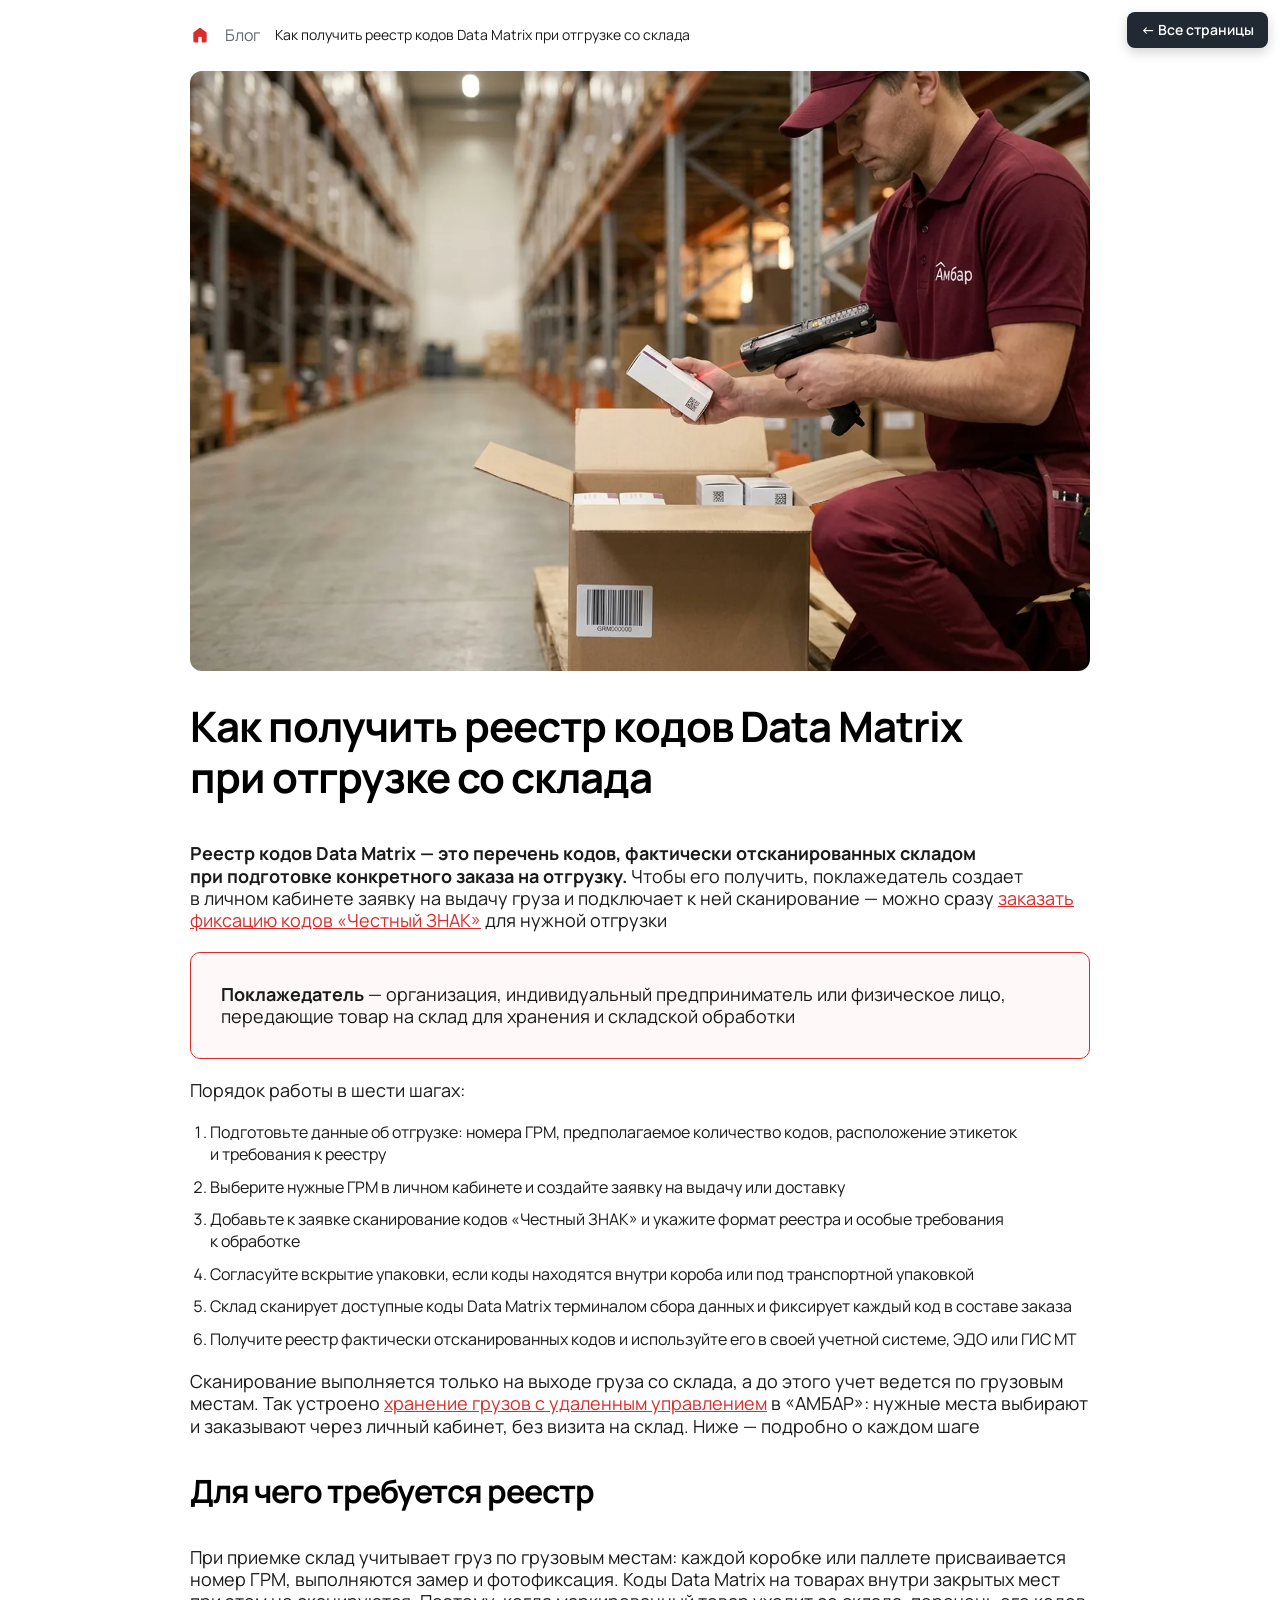
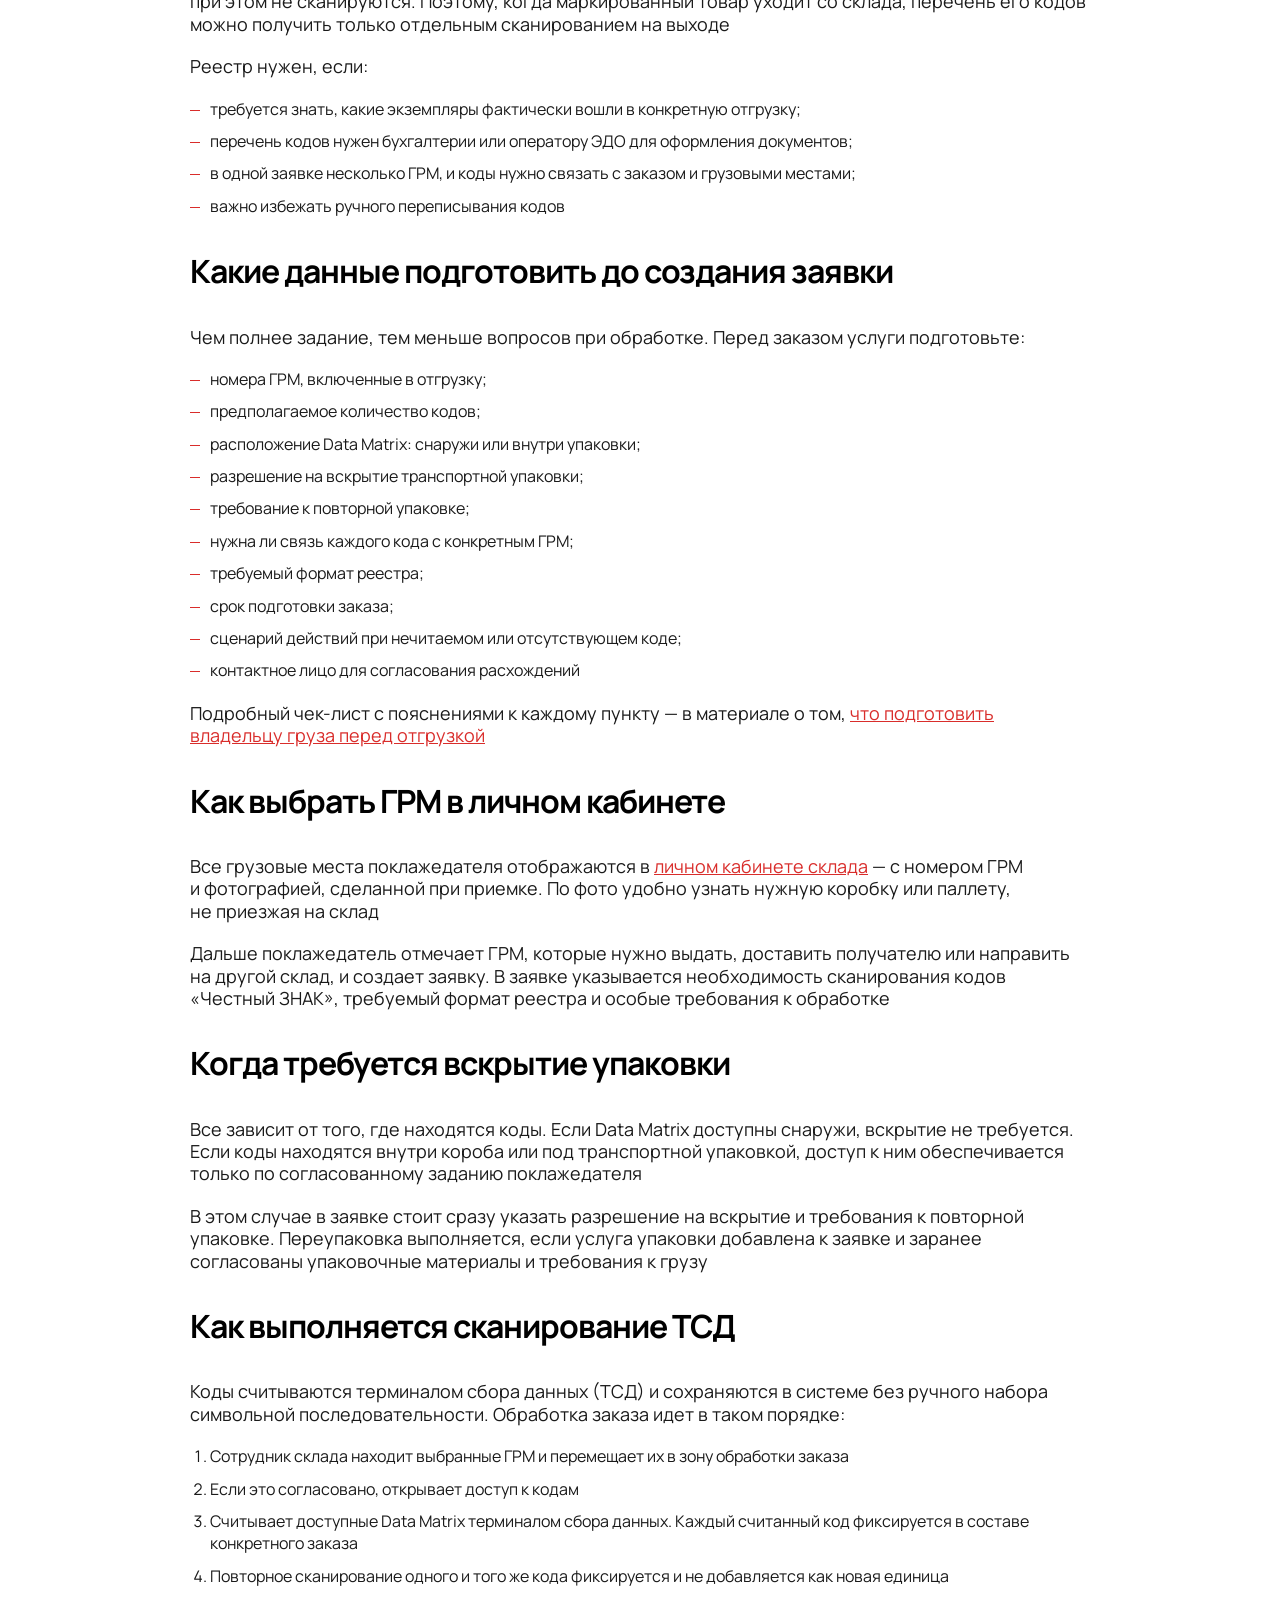
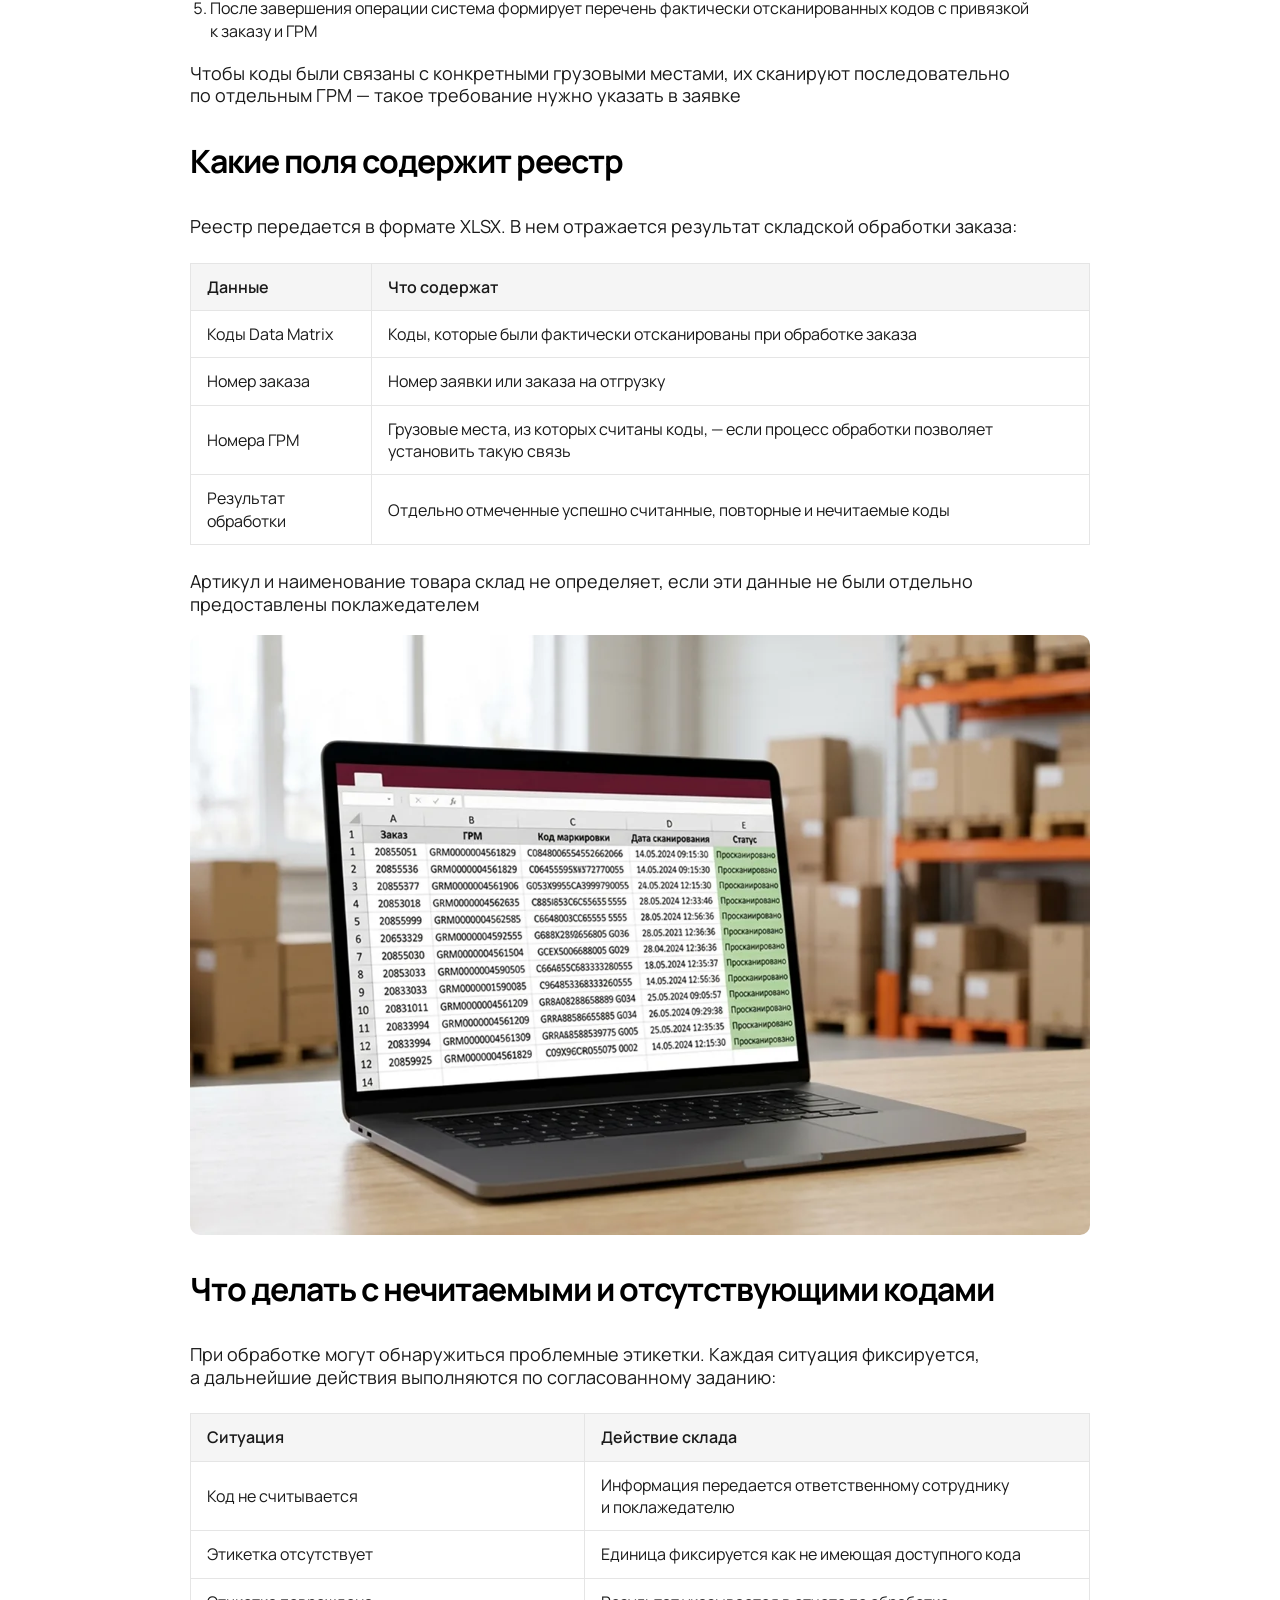
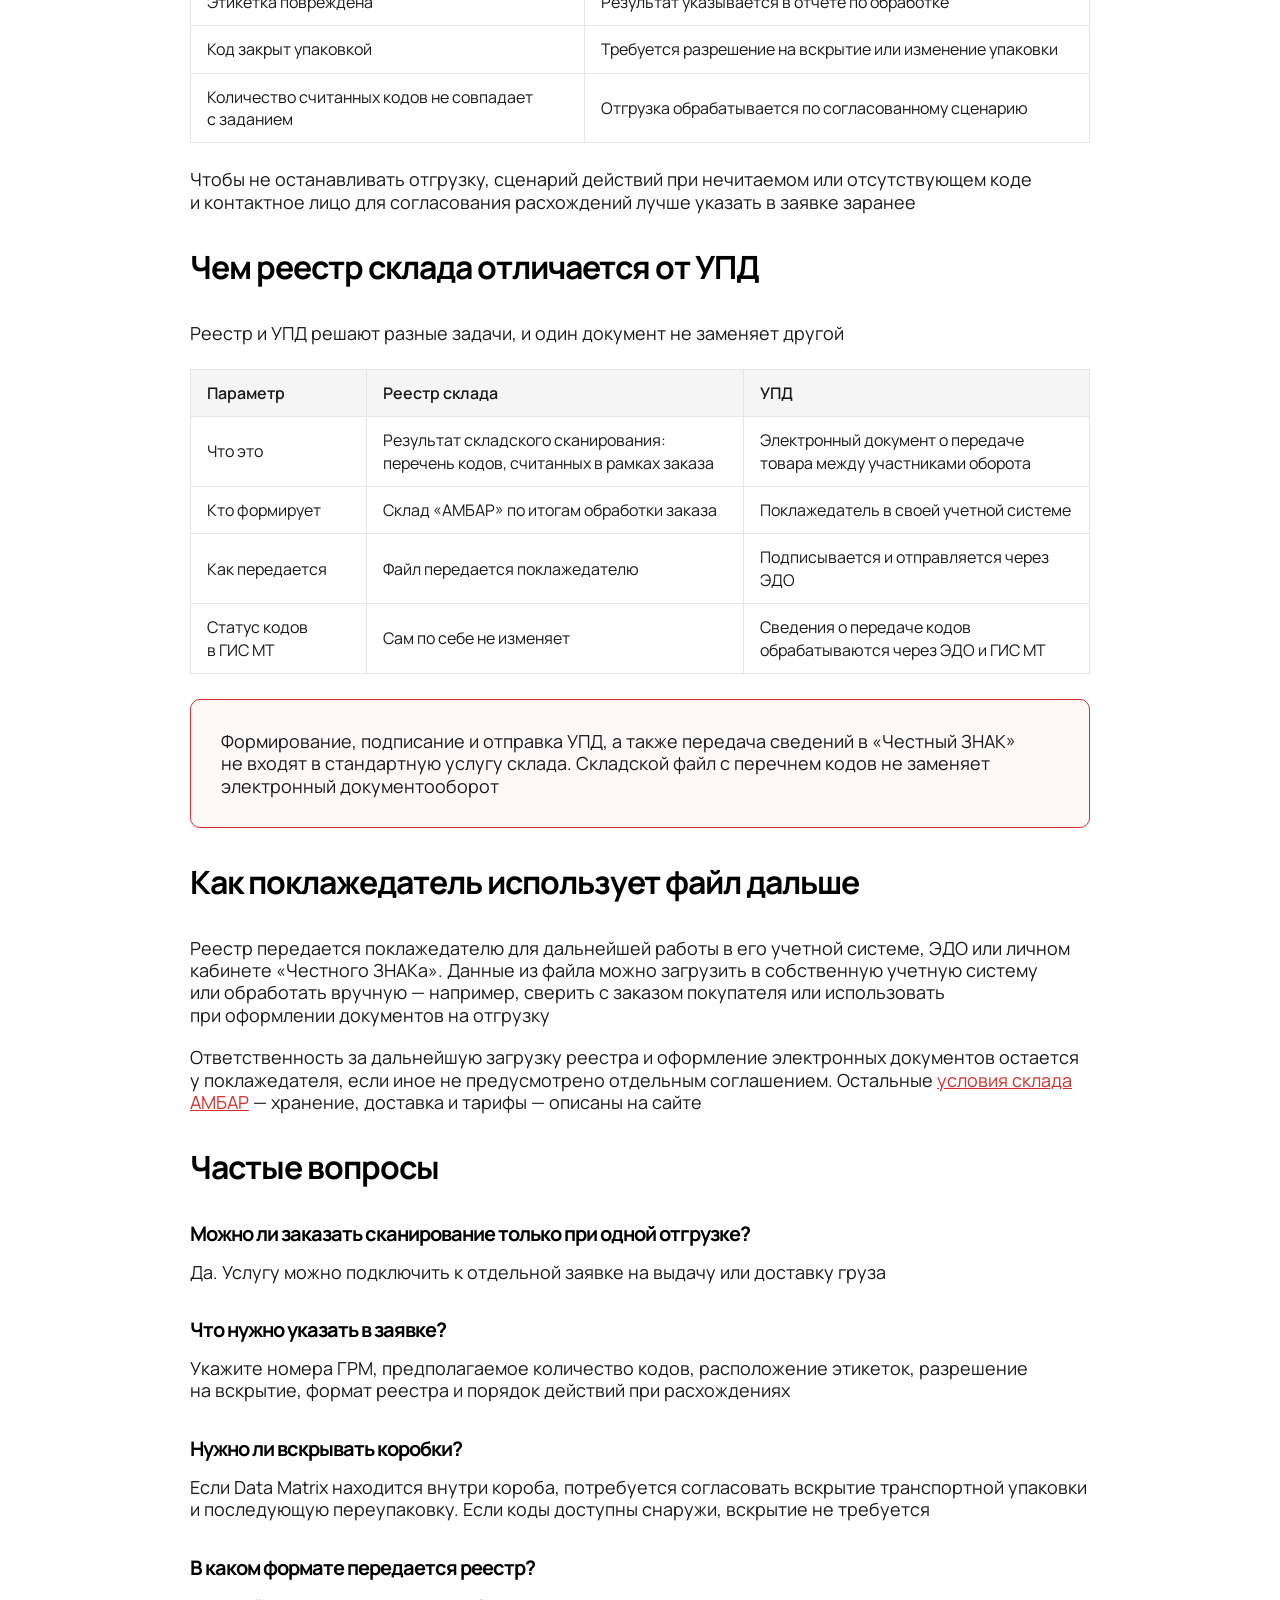
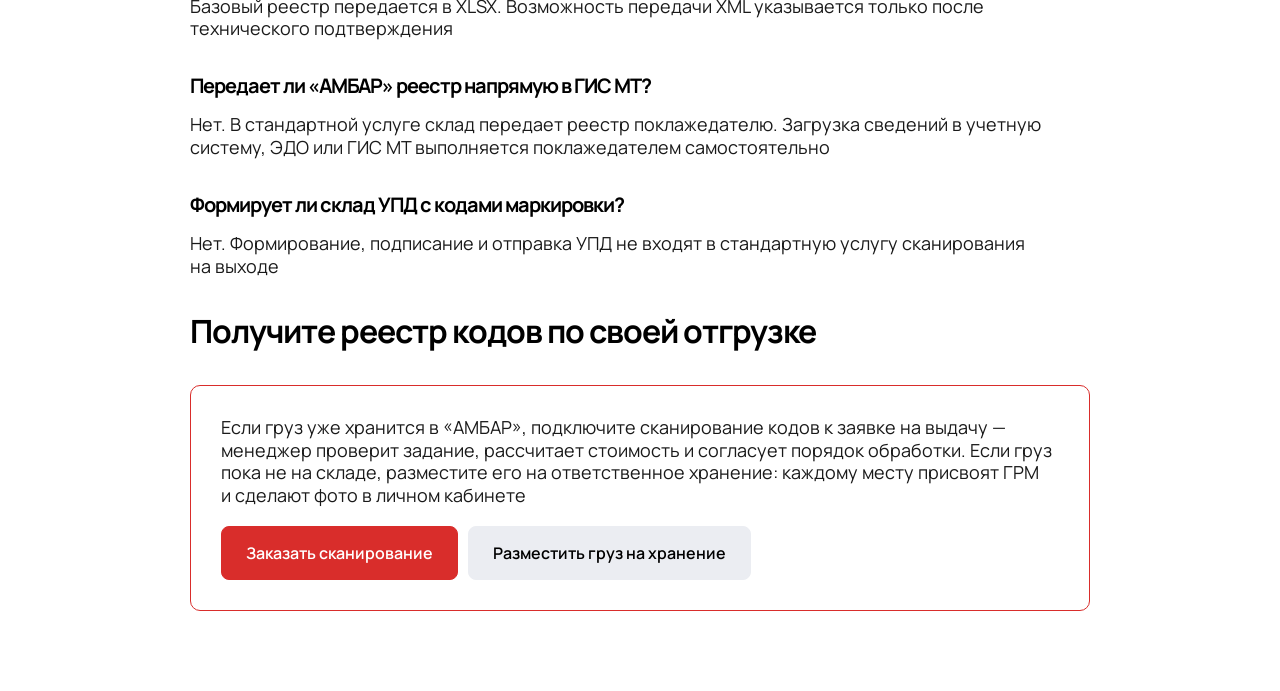
<file: website_article_reestr/index.html>
<!DOCTYPE html>
<html lang="ru">
<head>
  <meta charset="UTF-8">
  <meta name="viewport" content="width=device-width, initial-scale=1.0">

  <!-- SEO (на сайте заполняется в Yoast) -->
  <title>Реестр кодов Data Matrix при отгрузке: порядок работы</title>
  <meta name="description" content="Какие данные передать складу, как проходит сканирование Data Matrix и что входит в реестр кодов по конкретному заказу на отгрузку.">
  <meta name="robots" content="index, follow">
  <link rel="canonical" href="https://ambar-sklad.ru/kak-poluchit-reestr-kodov-data-matrix-pri-otgruzke/">
  <meta property="og:locale" content="ru_RU">
  <meta property="og:type" content="article">
  <meta property="og:title" content="Как получить реестр кодов Data Matrix при отгрузке со склада">
  <meta property="og:description" content="Какие данные передать складу, как проходит сканирование Data Matrix и что входит в реестр кодов по конкретному заказу на отгрузку.">
  <meta property="og:url" content="https://ambar-sklad.ru/kak-poluchit-reestr-kodov-data-matrix-pri-otgruzke/">
  <meta property="og:site_name" content="Склад хранения вещей Амбар">
  <!-- TODO: заменить на обложку статьи -->
  <meta property="og:image" content="https://ambar-sklad.ru/wp-content/uploads/2026/06/ambar-sklad-vremennoe-hranenie-veshchey-moskva.png?v=1782225296">
  <meta property="article:published_time" content="2026-10-26T00:00:00+03:00">
  <meta property="article:modified_time" content="2026-10-26T00:00:00+03:00">
  <meta name="twitter:card" content="summary_large_image">

  <!-- Только для прототипа: шрифт с сайта не загружается локально из-за CORS -->
  <link rel="preconnect" href="https://fonts.googleapis.com">
  <link rel="preconnect" href="https://fonts.gstatic.com" crossorigin>
  <link href="https://fonts.googleapis.com/css2?family=Manrope:wght@400;500;600;700&display=swap" rel="stylesheet">

  <!-- Только для прототипа: копия CSS шаблона статей -->
  <link rel="stylesheet" href="css/site/blog.css">
  <!-- Переносится на сайт -->
  <link rel="stylesheet" href="css/article.css">
  <!-- Только для прототипа -->
  <link rel="stylesheet" href="css/prototype.css">

  <!-- Структурированные данные (ТЗ, раздел 9): Article + HowTo (видимая пошаговая инструкция есть) +
       BreadcrumbList + FAQPage. FAQ и шаги HowTo совпадают с видимым текстом дословно. -->
  <script type="application/ld+json">
  {
    "@context": "https://schema.org",
    "@graph": [
      {
        "@type": "Article",
        "@id": "https://ambar-sklad.ru/kak-poluchit-reestr-kodov-data-matrix-pri-otgruzke/#article",
        "headline": "Как получить реестр кодов Data Matrix при отгрузке со склада",
        "description": "Какие данные передать складу, как проходит сканирование Data Matrix и что входит в реестр кодов по конкретному заказу на отгрузку.",
        "inLanguage": "ru-RU",
        "datePublished": "2026-10-26",
        "dateModified": "2026-10-26",
        "mainEntityOfPage": "https://ambar-sklad.ru/kak-poluchit-reestr-kodov-data-matrix-pri-otgruzke/",
        "author": {
          "@type": "Person",
          "@id": "https://ambar-sklad.ru/#/schema/person/2984122d0f994942e5a09d656ea8d237",
          "name": "Команда Амбар"
        },
        "publisher": {
          "@id": "https://ambar-sklad.ru/#organization"
        },
        "isPartOf": {
          "@id": "https://ambar-sklad.ru/#website"
        },
        "breadcrumb": {
          "@id": "https://ambar-sklad.ru/kak-poluchit-reestr-kodov-data-matrix-pri-otgruzke/#breadcrumb"
        },
        "about": [
          {
            "@type": "Thing",
            "name": "Реестр кодов Data Matrix"
          },
          {
            "@type": "Thing",
            "name": "Отгрузка маркированного груза"
          }
        ],
        "mentions": [
          {
            "@id": "https://ambar-sklad.ru/uslugi/fiksaciya-kodov-chestnyj-znak-pri-otgruzke/#service",
            "@type": "Service",
            "name": "Фиксация кодов «Честный ЗНАК» при отгрузке груза",
            "url": "https://ambar-sklad.ru/uslugi/fiksaciya-kodov-chestnyj-znak-pri-otgruzke/"
          }
        ]
      },
      {
        "@type": "HowTo",
        "@id": "https://ambar-sklad.ru/kak-poluchit-reestr-kodov-data-matrix-pri-otgruzke/#howto",
        "name": "Как получить реестр кодов Data Matrix при отгрузке со склада",
        "inLanguage": "ru-RU",
        "step": [
          {
            "@type": "HowToStep",
            "position": 1,
            "text": "Подготовьте данные об\u00a0отгрузке: номера ГРМ, предполагаемое количество кодов, расположение этикеток и\u00a0требования к\u00a0реестру"
          },
          {
            "@type": "HowToStep",
            "position": 2,
            "text": "Выберите нужные ГРМ в\u00a0личном кабинете и\u00a0создайте заявку на\u00a0выдачу или\u00a0доставку"
          },
          {
            "@type": "HowToStep",
            "position": 3,
            "text": "Добавьте к\u00a0заявке сканирование кодов «Честный\u00a0ЗНАК» и\u00a0укажите формат реестра и\u00a0особые требования к\u00a0обработке"
          },
          {
            "@type": "HowToStep",
            "position": 4,
            "text": "Согласуйте вскрытие упаковки, если коды находятся внутри короба или\u00a0под\u00a0транспортной упаковкой"
          },
          {
            "@type": "HowToStep",
            "position": 5,
            "text": "Склад сканирует доступные коды Data\u00a0Matrix терминалом сбора данных и\u00a0фиксирует каждый код в\u00a0составе заказа"
          },
          {
            "@type": "HowToStep",
            "position": 6,
            "text": "Получите реестр фактически отсканированных кодов и\u00a0используйте его\u00a0в\u00a0своей учетной системе, ЭДО или\u00a0ГИС\u00a0МТ"
          }
        ]
      },
      {
        "@type": "BreadcrumbList",
        "@id": "https://ambar-sklad.ru/kak-poluchit-reestr-kodov-data-matrix-pri-otgruzke/#breadcrumb",
        "itemListElement": [
          {
            "@type": "ListItem",
            "position": 1,
            "name": "Главная",
            "item": "https://ambar-sklad.ru/"
          },
          {
            "@type": "ListItem",
            "position": 2,
            "name": "Блог",
            "item": "https://ambar-sklad.ru/blog/"
          },
          {
            "@type": "ListItem",
            "position": 3,
            "name": "Как получить реестр кодов Data Matrix при отгрузке со склада",
            "item": "https://ambar-sklad.ru/kak-poluchit-reestr-kodov-data-matrix-pri-otgruzke/"
          }
        ]
      },
      {
        "@type": "FAQPage",
        "@id": "https://ambar-sklad.ru/kak-poluchit-reestr-kodov-data-matrix-pri-otgruzke/#faq",
        "mainEntity": [
          {
            "@type": "Question",
            "name": "Можно\u00a0ли\u00a0заказать сканирование только при\u00a0одной отгрузке?",
            "acceptedAnswer": {
              "@type": "Answer",
              "text": "Да. Услугу можно подключить к\u00a0отдельной заявке на\u00a0выдачу или\u00a0доставку груза"
            }
          },
          {
            "@type": "Question",
            "name": "Что\u00a0нужно указать в\u00a0заявке?",
            "acceptedAnswer": {
              "@type": "Answer",
              "text": "Укажите номера ГРМ, предполагаемое количество кодов, расположение этикеток, разрешение на\u00a0вскрытие, формат реестра и\u00a0порядок действий при\u00a0расхождениях"
            }
          },
          {
            "@type": "Question",
            "name": "Нужно\u00a0ли\u00a0вскрывать коробки?",
            "acceptedAnswer": {
              "@type": "Answer",
              "text": "Если Data\u00a0Matrix находится внутри короба, потребуется согласовать вскрытие транспортной упаковки и\u00a0последующую переупаковку. Если коды доступны снаружи, вскрытие не\u00a0требуется"
            }
          },
          {
            "@type": "Question",
            "name": "В\u00a0каком формате передается реестр?",
            "acceptedAnswer": {
              "@type": "Answer",
              "text": "Базовый реестр передается в\u00a0XLSX. Возможность передачи XML указывается только после технического подтверждения"
            }
          },
          {
            "@type": "Question",
            "name": "Передает\u00a0ли\u00a0«АМБАР» реестр напрямую в\u00a0ГИС\u00a0МТ?",
            "acceptedAnswer": {
              "@type": "Answer",
              "text": "Нет. В\u00a0стандартной услуге склад передает реестр поклажедателю. Загрузка сведений в\u00a0учетную систему, ЭДО или\u00a0ГИС\u00a0МТ\u00a0выполняется поклажедателем самостоятельно"
            }
          },
          {
            "@type": "Question",
            "name": "Формирует\u00a0ли\u00a0склад УПД с\u00a0кодами маркировки?",
            "acceptedAnswer": {
              "@type": "Answer",
              "text": "Нет. Формирование, подписание и\u00a0отправка УПД не\u00a0входят в\u00a0стандартную услугу сканирования на\u00a0выходе"
            }
          }
        ]
      }
    ]
  }
  </script>
</head>
<body>

<main class="single-post-page">
  <article class="single-post">
    <div class="container">

      <!-- Хлебные крошки -->
      <nav class="breadcrumbs" aria-label="Хлебные крошки">
        <ul itemscope itemtype="https://schema.org/BreadcrumbList">
          <li itemprop="itemListElement" itemscope itemtype="https://schema.org/ListItem">
            <meta itemprop="name" content="Главная" />
            <a itemprop="item" href="https://ambar-sklad.ru/" aria-label="Главная"><svg xmlns="http://www.w3.org/2000/svg" width="20" height="20" viewBox="0 0 20 20" fill="none" aria-hidden="true"><path d="M16.666 15.8337V8.33366C16.666 8.06977 16.6068 7.81977 16.4885 7.58366C16.3702 7.34755 16.2071 7.1531 15.9993 7.00033L10.9993 3.25033C10.7077 3.0281 10.3743 2.91699 9.99935 2.91699C9.62435 2.91699 9.29102 3.0281 8.99935 3.25033L3.99935 7.00033C3.79102 7.1531 3.62768 7.34755 3.50935 7.58366C3.39102 7.81977 3.33213 8.06977 3.33268 8.33366V15.8337C3.33268 16.292 3.49602 16.6845 3.82268 17.0112C4.14935 17.3378 4.54157 17.5009 4.99935 17.5003H7.49935C7.73546 17.5003 7.93324 17.4203 8.09268 17.2603C8.25213 17.1003 8.33213 16.9025 8.33268 16.667V12.5003C8.33268 12.2642 8.41268 12.0664 8.57268 11.907C8.73268 11.7475 8.93046 11.6675 9.16602 11.667H10.8327C11.0688 11.667 11.2666 11.747 11.426 11.907C11.5855 12.067 11.6655 12.2648 11.666 12.5003V16.667C11.666 16.9031 11.746 17.1012 11.906 17.2612C12.066 17.4212 12.2638 17.5009 12.4993 17.5003H14.9993C15.4577 17.5003 15.8499 17.3373 16.176 17.0112C16.5021 16.685 16.6655 16.2925 16.666 15.8337Z" fill="#767676" /></svg></a>
            <meta itemprop="position" content="1" />
          </li>
          <li itemprop="itemListElement" itemscope itemtype="https://schema.org/ListItem">
            <meta itemprop="name" content="Блог" />
            <a itemprop="item" href="https://ambar-sklad.ru/blog/">Блог</a>
            <meta itemprop="position" content="2" />
          </li>
          <li itemprop="itemListElement" itemscope itemtype="https://schema.org/ListItem">
            <meta itemprop="name" content="Как получить реестр кодов Data Matrix при отгрузке со склада" />
            <span aria-current="page">Как&nbsp;получить реестр кодов Data&nbsp;Matrix при&nbsp;отгрузке со&nbsp;склада</span>
            <meta itemprop="position" content="3" />
          </li>
        </ul>
      </nav>

      <!-- Обложка + H1 -->
      <header class="entry-header">
        <figure class="single-post_img">
          <!-- На сайте — миниатюра записи (featured image): шаблон выводит её здесь и в карточках статьи -->
          <picture>
            <source srcset="assets/images/cover.webp" type="image/webp">
            <img src="assets/images/cover.jpg" alt="Сотрудник склада сканирует коды Data Matrix при подготовке отгрузки" width="1536" height="1024" decoding="async" fetchpriority="high">
          </picture>
        </figure>
        <h1 class="entry-title">Как&nbsp;получить реестр кодов Data&nbsp;Matrix при&nbsp;отгрузке со&nbsp;склада</h1>
      </header>

      <div class="entry-content">

        <!-- Основной ответ -->
        <p><strong>Реестр кодов Data&nbsp;Matrix&nbsp;— это&nbsp;перечень кодов, фактически отсканированных складом при&nbsp;подготовке конкретного заказа на&nbsp;отгрузку.</strong> Чтобы его&nbsp;получить, поклажедатель создает в&nbsp;личном кабинете заявку на&nbsp;выдачу груза и&nbsp;подключает к&nbsp;ней сканирование&nbsp;— можно сразу <a href="../website_page_chz/index.html">заказать фиксацию кодов «Честный&nbsp;ЗНАК»</a> для&nbsp;нужной отгрузки</p>
        <!-- Определение термина после первого упоминания -->
        <blockquote>
          <p><strong>Поклажедатель</strong>&nbsp;— организация, индивидуальный предприниматель или&nbsp;физическое лицо, передающие товар на&nbsp;склад для&nbsp;хранения и&nbsp;складской обработки</p>
        </blockquote>
        <p>Порядок работы в&nbsp;шести шагах:</p>
        <!-- Видимая пошаговая инструкция — основа разметки HowTo -->
        <ol>
          <li>Подготовьте данные об&nbsp;отгрузке: номера ГРМ, предполагаемое количество кодов, расположение этикеток и&nbsp;требования к&nbsp;реестру</li>
          <li>Выберите нужные ГРМ в&nbsp;личном кабинете и&nbsp;создайте заявку на&nbsp;выдачу или&nbsp;доставку</li>
          <li>Добавьте к&nbsp;заявке сканирование кодов «Честный&nbsp;ЗНАК» и&nbsp;укажите формат реестра и&nbsp;особые требования к&nbsp;обработке</li>
          <li>Согласуйте вскрытие упаковки, если коды находятся внутри короба или&nbsp;под&nbsp;транспортной упаковкой</li>
          <li>Склад сканирует доступные коды Data&nbsp;Matrix терминалом сбора данных и&nbsp;фиксирует каждый код в&nbsp;составе заказа</li>
          <li>Получите реестр фактически отсканированных кодов и&nbsp;используйте его&nbsp;в&nbsp;своей учетной системе, ЭДО или&nbsp;ГИС&nbsp;МТ</li>
        </ol>
        <p>Сканирование выполняется только на&nbsp;выходе груза со&nbsp;склада, а&nbsp;до&nbsp;этого учет ведется по&nbsp;грузовым местам. Так&nbsp;устроено <a href="https://ambar-sklad.ru/uslugi/sklad-dlya-yuridicheskih-lits/">хранение грузов с&nbsp;удаленным управлением</a> в&nbsp;«АМБАР»: нужные места выбирают и&nbsp;заказывают через личный кабинет, без&nbsp;визита на&nbsp;склад. Ниже&nbsp;— подробно о&nbsp;каждом шаге</p>

        <!-- 1 -->
        <h2>Для&nbsp;чего требуется реестр</h2>
        <p>При&nbsp;приемке склад учитывает груз по&nbsp;грузовым местам: каждой коробке или&nbsp;паллете присваивается номер ГРМ, выполняются замер и&nbsp;фотофиксация. Коды Data&nbsp;Matrix на&nbsp;товарах внутри закрытых мест при&nbsp;этом не&nbsp;сканируются. Поэтому, когда маркированный товар уходит со&nbsp;склада, перечень его&nbsp;кодов можно получить только отдельным сканированием на&nbsp;выходе</p>
        <p>Реестр нужен, если:</p>
        <ul>
          <li>требуется знать, какие экземпляры фактически вошли в&nbsp;конкретную отгрузку;</li>
          <li>перечень кодов нужен бухгалтерии или&nbsp;оператору ЭДО для&nbsp;оформления документов;</li>
          <li>в&nbsp;одной заявке несколько ГРМ, и&nbsp;коды нужно связать с&nbsp;заказом и&nbsp;грузовыми местами;</li>
          <li>важно избежать ручного переписывания кодов</li>
        </ul>

        <!-- 2 -->
        <h2>Какие данные подготовить до&nbsp;создания заявки</h2>
        <p>Чем полнее задание, тем меньше вопросов при&nbsp;обработке. Перед заказом услуги подготовьте:</p>
        <ul>
          <li>номера ГРМ, включенные в&nbsp;отгрузку;</li>
          <li>предполагаемое количество кодов;</li>
          <li>расположение Data&nbsp;Matrix: снаружи или&nbsp;внутри упаковки;</li>
          <li>разрешение на&nbsp;вскрытие транспортной упаковки;</li>
          <li>требование к&nbsp;повторной упаковке;</li>
          <li>нужна&nbsp;ли&nbsp;связь каждого кода с&nbsp;конкретным ГРМ;</li>
          <li>требуемый формат реестра;</li>
          <li>срок подготовки заказа;</li>
          <li>сценарий действий при&nbsp;нечитаемом или&nbsp;отсутствующем коде;</li>
          <li>контактное лицо для&nbsp;согласования расхождений</li>
        </ul>
        <p>Подробный чек-лист с&nbsp;пояснениями к&nbsp;каждому пункту&nbsp;— в&nbsp;материале о&nbsp;том, <a href="../website_article_podgotovka/index.html">что&nbsp;подготовить владельцу груза перед отгрузкой</a></p>

        <!-- 3 -->
        <h2>Как&nbsp;выбрать ГРМ в&nbsp;личном кабинете</h2>
        <p>Все&nbsp;грузовые места поклажедателя отображаются в <a href="https://newlk.ambar-sklad.ru/login">личном кабинете склада</a>&nbsp;— с&nbsp;номером ГРМ и&nbsp;фотографией, сделанной при&nbsp;приемке. По&nbsp;фото удобно узнать нужную коробку или&nbsp;паллету, не&nbsp;приезжая на&nbsp;склад</p>
        <p>Дальше поклажедатель отмечает ГРМ, которые нужно выдать, доставить получателю или&nbsp;направить на&nbsp;другой склад, и&nbsp;создает заявку. В&nbsp;заявке указывается необходимость сканирования кодов «Честный&nbsp;ЗНАК», требуемый формат реестра и&nbsp;особые требования к&nbsp;обработке</p>

        <!-- 4 -->
        <h2>Когда требуется вскрытие упаковки</h2>
        <p>Все&nbsp;зависит от&nbsp;того, где&nbsp;находятся коды. Если Data&nbsp;Matrix доступны снаружи, вскрытие не&nbsp;требуется. Если коды находятся внутри короба или&nbsp;под&nbsp;транспортной упаковкой, доступ к&nbsp;ним обеспечивается только по&nbsp;согласованному заданию поклажедателя</p>
        <p>В&nbsp;этом случае в&nbsp;заявке стоит сразу указать разрешение на&nbsp;вскрытие и&nbsp;требования к&nbsp;повторной упаковке. Переупаковка выполняется, если услуга упаковки добавлена к&nbsp;заявке и&nbsp;заранее согласованы упаковочные материалы и&nbsp;требования к&nbsp;грузу</p>

        <!-- 5 -->
        <h2>Как&nbsp;выполняется сканирование ТСД</h2>
        <p>Коды считываются терминалом сбора данных (ТСД) и&nbsp;сохраняются в&nbsp;системе без&nbsp;ручного набора символьной последовательности. Обработка заказа идет в&nbsp;таком порядке:</p>
        <ol>
          <li>Сотрудник склада находит выбранные ГРМ и&nbsp;перемещает их&nbsp;в&nbsp;зону обработки заказа</li>
          <li>Если это&nbsp;согласовано, открывает доступ к&nbsp;кодам</li>
          <li>Считывает доступные Data&nbsp;Matrix терминалом сбора данных. Каждый считанный код фиксируется в&nbsp;составе конкретного заказа</li>
          <li>Повторное сканирование одного и&nbsp;того&nbsp;же&nbsp;кода фиксируется и&nbsp;не&nbsp;добавляется как&nbsp;новая единица</li>
          <li>После завершения операции система формирует перечень фактически отсканированных кодов с&nbsp;привязкой к&nbsp;заказу и&nbsp;ГРМ</li>
        </ol>
        <p>Чтобы коды были связаны с&nbsp;конкретными грузовыми местами, их&nbsp;сканируют последовательно по&nbsp;отдельным ГРМ&nbsp;— такое требование нужно указать в&nbsp;заявке</p>

        <!-- 6 -->
        <h2>Какие поля содержит реестр</h2>
        <p>Реестр передается в&nbsp;формате XLSX. В&nbsp;нем отражается результат складской обработки заказа:</p>
        <figure class="wp-block-table">
        <table>
          <thead>
            <tr><th>Данные</th><th>Что&nbsp;содержат</th></tr>
          </thead>
          <tbody>
            <tr><td>Коды Data&nbsp;Matrix</td><td>Коды, которые были фактически отсканированы при&nbsp;обработке заказа</td></tr>
            <tr><td>Номер заказа</td><td>Номер заявки или&nbsp;заказа на&nbsp;отгрузку</td></tr>
            <tr><td>Номера ГРМ</td><td>Грузовые места, из&nbsp;которых считаны коды,&nbsp;— если процесс обработки позволяет установить такую связь</td></tr>
            <tr><td>Результат обработки</td><td>Отдельно отмеченные успешно считанные, повторные и&nbsp;нечитаемые коды</td></tr>
          </tbody>
        </table>
        </figure>
        <p>Артикул и&nbsp;наименование товара склад не&nbsp;определяет, если эти данные не&nbsp;были отдельно предоставлены поклажедателем</p>
        <figure class="wp-block-image size-large">
          <picture>
            <source srcset="assets/images/photo-reestr.webp" type="image/webp">
            <img src="assets/images/photo-reestr.jpg" alt="Реестр кодов Data Matrix по заказу на отгрузку" width="1200" height="800" loading="lazy" decoding="async">
          </picture>
        </figure>

        <!-- 7 -->
        <h2>Что&nbsp;делать с&nbsp;нечитаемыми и&nbsp;отсутствующими кодами</h2>
        <p>При&nbsp;обработке могут обнаружиться проблемные этикетки. Каждая ситуация фиксируется, а&nbsp;дальнейшие действия выполняются по&nbsp;согласованному заданию:</p>
        <figure class="wp-block-table">
        <table>
          <thead>
            <tr><th>Ситуация</th><th>Действие склада</th></tr>
          </thead>
          <tbody>
            <tr><td>Код не&nbsp;считывается</td><td>Информация передается ответственному сотруднику и&nbsp;поклажедателю</td></tr>
            <tr><td>Этикетка отсутствует</td><td>Единица фиксируется как&nbsp;не&nbsp;имеющая доступного кода</td></tr>
            <tr><td>Этикетка повреждена</td><td>Результат указывается в&nbsp;отчете по&nbsp;обработке</td></tr>
            <tr><td>Код закрыт упаковкой</td><td>Требуется разрешение на&nbsp;вскрытие или&nbsp;изменение упаковки</td></tr>
            <tr><td>Количество считанных кодов не&nbsp;совпадает с&nbsp;заданием</td><td>Отгрузка обрабатывается по&nbsp;согласованному сценарию</td></tr>
          </tbody>
        </table>
        </figure>
        <p>Чтобы не&nbsp;останавливать отгрузку, сценарий действий при&nbsp;нечитаемом или&nbsp;отсутствующем коде и&nbsp;контактное лицо для&nbsp;согласования расхождений лучше указать в&nbsp;заявке заранее</p>

        <!-- 8 -->
        <h2>Чем реестр склада отличается от&nbsp;УПД</h2>
        <p>Реестр и&nbsp;УПД решают разные задачи, и&nbsp;один документ не&nbsp;заменяет другой</p>
        <figure class="wp-block-table">
        <table>
          <thead>
            <tr><th>Параметр</th><th>Реестр склада</th><th>УПД</th></tr>
          </thead>
          <tbody>
            <tr><td>Что&nbsp;это</td><td>Результат складского сканирования: перечень кодов, считанных в&nbsp;рамках заказа</td><td>Электронный документ о&nbsp;передаче товара между участниками оборота</td></tr>
            <tr><td>Кто формирует</td><td>Склад «АМБАР» по&nbsp;итогам обработки заказа</td><td>Поклажедатель в&nbsp;своей учетной системе</td></tr>
            <tr><td>Как&nbsp;передается</td><td>Файл передается поклажедателю</td><td>Подписывается и&nbsp;отправляется через ЭДО</td></tr>
            <tr><td>Статус кодов в&nbsp;ГИС&nbsp;МТ</td><td>Сам по&nbsp;себе не&nbsp;изменяет</td><td>Сведения о&nbsp;передаче кодов обрабатываются через ЭДО и&nbsp;ГИС&nbsp;МТ</td></tr>
          </tbody>
        </table>
        </figure>
        <blockquote>
          <p>Формирование, подписание и&nbsp;отправка УПД, а&nbsp;также передача сведений в&nbsp;«Честный&nbsp;ЗНАК» не&nbsp;входят в&nbsp;стандартную услугу склада. Складской файл с&nbsp;перечнем кодов не&nbsp;заменяет электронный документооборот</p>
        </blockquote>

        <!-- 9 -->
        <h2>Как&nbsp;поклажедатель использует файл дальше</h2>
        <p>Реестр передается поклажедателю для&nbsp;дальнейшей работы в&nbsp;его&nbsp;учетной системе, ЭДО или&nbsp;личном кабинете «Честного&nbsp;ЗНАКа». Данные из&nbsp;файла можно загрузить в&nbsp;собственную учетную систему или&nbsp;обработать вручную&nbsp;— например, сверить с&nbsp;заказом покупателя или&nbsp;использовать при&nbsp;оформлении документов на&nbsp;отгрузку</p>
        <p>Ответственность за&nbsp;дальнейшую загрузку реестра и&nbsp;оформление электронных документов остается у&nbsp;поклажедателя, если иное не&nbsp;предусмотрено отдельным соглашением. Остальные <a href="https://ambar-sklad.ru/">условия склада АМБАР</a>&nbsp;— хранение, доставка и&nbsp;тарифы&nbsp;— описаны на&nbsp;сайте</p>

        <!-- 10 -->
        <h2>Частые вопросы</h2>
        <h3>Можно&nbsp;ли&nbsp;заказать сканирование только при&nbsp;одной отгрузке?</h3>
        <p>Да. Услугу можно подключить к&nbsp;отдельной заявке на&nbsp;выдачу или&nbsp;доставку груза</p>
        <h3>Что&nbsp;нужно указать в&nbsp;заявке?</h3>
        <p>Укажите номера ГРМ, предполагаемое количество кодов, расположение этикеток, разрешение на&nbsp;вскрытие, формат реестра и&nbsp;порядок действий при&nbsp;расхождениях</p>
        <h3>Нужно&nbsp;ли&nbsp;вскрывать коробки?</h3>
        <p>Если Data&nbsp;Matrix находится внутри короба, потребуется согласовать вскрытие транспортной упаковки и&nbsp;последующую переупаковку. Если коды доступны снаружи, вскрытие не&nbsp;требуется</p>
        <h3>В&nbsp;каком формате передается реестр?</h3>
        <p>Базовый реестр передается в&nbsp;XLSX. Возможность передачи XML указывается только после технического подтверждения</p>
        <h3>Передает&nbsp;ли&nbsp;«АМБАР» реестр напрямую в&nbsp;ГИС&nbsp;МТ?</h3>
        <p>Нет. В&nbsp;стандартной услуге склад передает реестр поклажедателю. Загрузка сведений в&nbsp;учетную систему, ЭДО или&nbsp;ГИС&nbsp;МТ&nbsp;выполняется поклажедателем самостоятельно</p>
        <h3>Формирует&nbsp;ли&nbsp;склад УПД с&nbsp;кодами маркировки?</h3>
        <p>Нет. Формирование, подписание и&nbsp;отправка УПД не&nbsp;входят в&nbsp;стандартную услугу сканирования на&nbsp;выходе</p>

        <!-- 11–12. CTA на услугу и на хранение груза (финальный блок с двумя кнопками, ТЗ раздел 10) -->
        <h2>Получите реестр кодов по&nbsp;своей отгрузке</h2>
        <blockquote class="article_cta_box">
          <p>Если груз уже&nbsp;хранится в&nbsp;«АМБАР», подключите сканирование кодов к&nbsp;заявке на&nbsp;выдачу&nbsp;— менеджер проверит задание, рассчитает стоимость и&nbsp;согласует порядок обработки. Если груз пока не&nbsp;на&nbsp;складе, разместите его&nbsp;на&nbsp;ответственное хранение: каждому месту присвоят ГРМ и&nbsp;сделают фото в&nbsp;личном кабинете</p>
          <div class="article_cta">
            <a class="btn" href="../website_page_chz/index.html">Заказать сканирование</a>
            <a class="btn btn_grey" href="https://ambar-sklad.ru/uslugi/sklad-dlya-yuridicheskih-lits/">Разместить груз на&nbsp;хранение</a>
          </div>
        </blockquote>

      </div>
    </div>
  </article>
</main>


<!-- Только для превью: возврат к списку страниц -->
<a href="../index.html" style="position:fixed;top:12px;right:12px;z-index:10000;padding:8px 14px;border-radius:8px;background:#212A33;color:#fff;font:600 14px/20px Manrope,system-ui,sans-serif;text-decoration:none;box-shadow:0 4px 12px rgba(0,0,0,.18)">← Все страницы</a>
</body>
</html>
</file>
<file: website_article_grm/css/site/blog.css>
/* Копия CSS шаблона статей ambar-sklad.ru (blog.css, снято 2026-10-26).
   Только для прототипа — НЕ переносить на сайт и не править. */
*{-webkit-box-sizing:border-box;box-sizing:border-box;margin:0;padding:0}*:before,*:after{-webkit-box-sizing:border-box;box-sizing:border-box}:host,html{line-height:1.5;-webkit-text-size-adjust:100%;-moz-tab-size:4;tab-size:4;font-family:--theme(--default-font-family, ui-sans-serif, system-ui, sans-serif, "Apple Color Emoji", "Segoe UI Emoji", "Segoe UI Symbol", "Noto Color Emoji");-webkit-font-feature-settings:--theme(--default-font-feature-settings, normal);font-feature-settings:--theme(--default-font-feature-settings, normal);font-variation-settings:--theme(--default-font-variation-settings, normal);-webkit-tap-highlight-color:rgba(0,0,0,0)}h1,h2,h3,h4,h5,h6{font-size:1.5em;margin:0}a{color:inherit;text-decoration:none}b,strong{font-weight:700}small{font-size:80%}sub,sup{font-size:75%;line-height:0;position:relative;vertical-align:baseline}sub{bottom:-0.25em}sup{top:-0.5em}abbr:where([title]){text-decoration:underline dotted}code,kbd,pre,samp{font-family:--theme(--default-mono-font-family, ui-monospace, SFMono-Regular, Menlo, Monaco, Consolas, "Liberation Mono", "Courier New", monospace);-webkit-font-feature-settings:--theme(--default-mono-font-feature-settings, normal);font-feature-settings:--theme(--default-mono-font-feature-settings, normal);font-variation-settings:--theme(--default-mono-font-variation-settings, normal);font-size:1em}menu,ol,ul{list-style:none;padding:0}img,video,canvas,embed,iframe,object,svg,audio{display:block;vertical-align:middle}img,video{height:100%;object-fit:cover;width:100%}table{text-indent:0;border-color:inherit;border-collapse:collapse}button,input,optgroup,select,textarea,::-webkit-file-upload-button,::file-selector-button{font:inherit;font-feature-settings:inherit;font-variation-settings:inherit;letter-spacing:inherit;color:inherit;background:rgba(0,0,0,0);border:0 solid;border-radius:0;margin:0;padding:0;outline:0;opacity:1}button,input:where([type=button],[type=reset],[type=submit]){appearance:button;border-style:none}::-webkit-file-upload-button,::file-selector-button{-webkit-margin-end:4px;margin-inline-end:4px}:where(select:is([multiple],[size])) optgroup{font-weight:bolder}option{padding-inline-start:20px}::-webkit-input-placeholder,::-moz-placeholder,:-ms-input-placeholder,::-ms-input-placeholder,::placeholder{opacity:1}@supports(not (-webkit-appearance: -apple-pay-button)) or (contain-intrinsic-size: 1px){::-webkit-input-placeholder,::-moz-placeholder,:-ms-input-placeholder,::-ms-input-placeholder,::placeholder{color:color-mix(in oklab, currentcolor 50%, transparent)}}textarea{resize:none}::-webkit-search-decoration{-webkit-appearance:none}::-webkit-inner-spin-button,::-webkit-outer-spin-button{height:auto}::-webkit-date-and-time-value{min-height:1lh;text-align:inherit}::-webkit-datetime-edit{display:inline-flex}::-webkit-datetime-edit-fields-wrapper{padding:0}::-webkit-datetime-edit,::-webkit-datetime-edit-day-field,::-webkit-datetime-edit-hour-field,::-webkit-datetime-edit-meridiem-field,::-webkit-datetime-edit-millisecond-field,::-webkit-datetime-edit-minute-field,::-webkit-datetime-edit-month-field,::-webkit-datetime-edit-second-field,::-webkit-datetime-edit-year-field{padding-block:0}hr{height:0;color:inherit;border-top-width:1px;box-sizing:content-box}summary{display:list-item}progress{vertical-align:baseline}[hidden]:where(:not([hidden=until-found])){display:none}:-moz-focusring{outline:auto}:-moz-ui-invalid{box-shadow:none}@font-face{font-family:"Manrope";src:url("https://ambar-sklad.ru/wp-content/themes/devseopro.com/assets/font/Manrope-cyrillic-ext.woff2") format("woff2");font-weight:200 800;font-style:normal;font-display:swap;unicode-range:U+0460-052F,U+1C80-1C8A,U+20B4,U+2DE0-2DFF,U+A640-A69F,U+FE2E-FE2F}@font-face{font-family:"Manrope";src:url("https://ambar-sklad.ru/wp-content/themes/devseopro.com/assets/font/Manrope-cyrillic.woff2") format("woff2");font-weight:200 800;font-style:normal;font-display:swap;unicode-range:U+0301,U+0400-045F,U+0490-0491,U+04B0-04B1,U+2116}@font-face{font-family:"Manrope";src:url("https://ambar-sklad.ru/wp-content/themes/devseopro.com/assets/font/Manrope-latin-ext.woff2") format("woff2");font-weight:200 800;font-style:normal;font-display:swap;unicode-range:U+0100-02BA,U+02BD-02C5,U+02C7-02CC,U+02CE-02D7,U+02DD-02FF,U+0304,U+0308,U+0329,U+1D00-1DBF,U+1E00-1E9F,U+1EF2-1EFF,U+2020,U+20A0-20AB,U+20AD-20C0,U+2113,U+2C60-2C7F,U+A720-A7FF}@font-face{font-family:"Manrope";src:url("https://ambar-sklad.ru/wp-content/themes/devseopro.com/assets/font/Manrope-latin.woff2") format("woff2");font-weight:200 800;font-style:normal;font-display:swap;unicode-range:U+0000-00FF,U+0131,U+0152-0153,U+02BB-02BC,U+02C6,U+02DA,U+02DC,U+0304,U+0308,U+0329,U+2000-206F,U+20AC,U+2122,U+2191,U+2193,U+2212,U+2215,U+FEFF,U+FFFD}.leave_request_form,.leave_request_single_service,.callback_popup_form{display:flex;flex-direction:column;padding:30px;background:#fff;border-radius:10px;border:solid 1px #d9d9d9}@media(max-width: 640px){.leave_request_form,.leave_request_single_service,.callback_popup_form{padding:20px}}.leave_request_form .wpcf7-spinner,.leave_request_single_service .wpcf7-spinner,.callback_popup_form .wpcf7-spinner{display:none}.leave_request_form .screen-reader-response,.leave_request_single_service .screen-reader-response,.callback_popup_form .screen-reader-response{position:absolute;width:1px;height:1px;padding:0;margin:-1px;overflow:hidden;clip:rect(0, 0, 0, 0);white-space:nowrap;border:0}.leave_request_form .wpcf7-not-valid-tip,.leave_request_single_service .wpcf7-not-valid-tip,.callback_popup_form .wpcf7-not-valid-tip{display:none}.leave_request_form .wpcf7-response-output,.leave_request_single_service .wpcf7-response-output,.callback_popup_form .wpcf7-response-output{display:none !important}.leave_request_form .wpcf7-not-valid,.leave_request_single_service .wpcf7-not-valid,.callback_popup_form .wpcf7-not-valid{border-color:#d92d2b !important}.leave_request_form .wpcf7-form,.leave_request_single_service .wpcf7-form,.callback_popup_form .wpcf7-form{display:flex;flex-direction:column;gap:12px}.leave_request_form .wpcf7-form-control-wrap,.leave_request_single_service .wpcf7-form-control-wrap,.callback_popup_form .wpcf7-form-control-wrap{display:block;width:100%}.leave_request_form .wpcf7-form-control-wrap[data-name=honeypot],.leave_request_form .wpcf7-form-control-wrap[data-name=cf7_trap],.leave_request_form .wpcf7-form-control-wrap[data-name=title_page],.leave_request_single_service .wpcf7-form-control-wrap[data-name=honeypot],.leave_request_single_service .wpcf7-form-control-wrap[data-name=cf7_trap],.leave_request_single_service .wpcf7-form-control-wrap[data-name=title_page],.callback_popup_form .wpcf7-form-control-wrap[data-name=honeypot],.callback_popup_form .wpcf7-form-control-wrap[data-name=cf7_trap],.callback_popup_form .wpcf7-form-control-wrap[data-name=title_page]{position:absolute;left:-9999px;opacity:0}.leave_request_form .wpcf7-form-control-wrap[data-name=policy],.leave_request_single_service .wpcf7-form-control-wrap[data-name=policy],.callback_popup_form .wpcf7-form-control-wrap[data-name=policy]{margin-bottom:0}.leave_request_form .wpcf7-form-control-wrap[data-name=policy] .wpcf7-acceptance,.leave_request_single_service .wpcf7-form-control-wrap[data-name=policy] .wpcf7-acceptance,.callback_popup_form .wpcf7-form-control-wrap[data-name=policy] .wpcf7-acceptance{margin-bottom:0}.leave_request_form .leave_request_form_item,.leave_request_single_service .leave_request_form_item,.callback_popup_form .leave_request_form_item{margin-bottom:12px}.leave_request_form .leave_request_form_item:last-of-type,.leave_request_form .leave_request_form_item[data-index="2"],.leave_request_single_service .leave_request_form_item:last-of-type,.leave_request_single_service .leave_request_form_item[data-index="2"],.callback_popup_form .leave_request_form_item:last-of-type,.callback_popup_form .leave_request_form_item[data-index="2"]{margin-bottom:0}.leave_request_form .leave_request_form_item input[type=text],.leave_request_form .leave_request_form_item input[type=tel],.leave_request_form .wpcf7-form-control-wrap input[type=text],.leave_request_form .wpcf7-form-control-wrap input[type=tel],.leave_request_single_service .leave_request_form_item input[type=text],.leave_request_single_service .leave_request_form_item input[type=tel],.leave_request_single_service .wpcf7-form-control-wrap input[type=text],.leave_request_single_service .wpcf7-form-control-wrap input[type=tel],.callback_popup_form .leave_request_form_item input[type=text],.callback_popup_form .leave_request_form_item input[type=tel],.callback_popup_form .wpcf7-form-control-wrap input[type=text],.callback_popup_form .wpcf7-form-control-wrap input[type=tel]{width:100%;padding:12px;border:solid 1px #d92d2b;border-radius:6px}.leave_request_form .leave_request_form_item input[type=text]:focus,.leave_request_form .leave_request_form_item input[type=tel]:focus,.leave_request_form .wpcf7-form-control-wrap input[type=text]:focus,.leave_request_form .wpcf7-form-control-wrap input[type=tel]:focus,.leave_request_single_service .leave_request_form_item input[type=text]:focus,.leave_request_single_service .leave_request_form_item input[type=tel]:focus,.leave_request_single_service .wpcf7-form-control-wrap input[type=text]:focus,.leave_request_single_service .wpcf7-form-control-wrap input[type=tel]:focus,.callback_popup_form .leave_request_form_item input[type=text]:focus,.callback_popup_form .leave_request_form_item input[type=tel]:focus,.callback_popup_form .wpcf7-form-control-wrap input[type=text]:focus,.callback_popup_form .wpcf7-form-control-wrap input[type=tel]:focus{outline:none}.leave_request_form .btn,.leave_request_form input[type=submit].btn,.leave_request_single_service .btn,.leave_request_single_service input[type=submit].btn,.callback_popup_form .btn,.callback_popup_form input[type=submit].btn{width:100%}.leave_request_form .btn:disabled,.leave_request_form .btn.is-disabled,.leave_request_form input[type=submit].btn:disabled,.leave_request_form input[type=submit].btn.is-disabled,.leave_request_single_service .btn:disabled,.leave_request_single_service .btn.is-disabled,.leave_request_single_service input[type=submit].btn:disabled,.leave_request_single_service input[type=submit].btn.is-disabled,.callback_popup_form .btn:disabled,.callback_popup_form .btn.is-disabled,.callback_popup_form input[type=submit].btn:disabled,.callback_popup_form input[type=submit].btn.is-disabled{opacity:.45;cursor:not-allowed;pointer-events:none;transform:none}.leave_request_form .custom_checkbox_label,.leave_request_single_service .custom_checkbox_label,.callback_popup_form .custom_checkbox_label{position:relative;display:flex;align-items:flex-start;cursor:pointer;font-size:14px;line-height:1.4}.leave_request_form .custom_checkbox_label a,.leave_request_single_service .custom_checkbox_label a,.callback_popup_form .custom_checkbox_label a{color:#d92d2b;text-decoration:underline;margin-left:5px}.leave_request_form .custom_checkbox_label input[type=checkbox],.leave_request_single_service .custom_checkbox_label input[type=checkbox],.callback_popup_form .custom_checkbox_label input[type=checkbox]{position:absolute;opacity:0;pointer-events:none}.leave_request_form .custom_checkbox_label .custom_checkbox,.leave_request_single_service .custom_checkbox_label .custom_checkbox,.callback_popup_form .custom_checkbox_label .custom_checkbox{width:18px;height:18px;flex-shrink:0;margin-top:1px;margin-right:5px;border:solid 1px #d92d2b;border-radius:4px;position:relative;transition:background-color .2s ease,border-color .2s ease}.leave_request_form .custom_checkbox_label .custom_checkbox::after,.leave_request_single_service .custom_checkbox_label .custom_checkbox::after,.callback_popup_form .custom_checkbox_label .custom_checkbox::after{content:"";position:absolute;left:5px;top:1px;width:5px;height:10px;border:solid #fff;border-width:0 2px 2px 0;transform:rotate(45deg);opacity:0;transition:opacity .2s ease}.leave_request_form .custom_checkbox_label input[type=checkbox]:checked+.custom_checkbox,.leave_request_single_service .custom_checkbox_label input[type=checkbox]:checked+.custom_checkbox,.callback_popup_form .custom_checkbox_label input[type=checkbox]:checked+.custom_checkbox{background:#d92d2b;border-color:#d92d2b}.leave_request_form .custom_checkbox_label input[type=checkbox]:checked+.custom_checkbox::after,.leave_request_single_service .custom_checkbox_label input[type=checkbox]:checked+.custom_checkbox::after,.callback_popup_form .custom_checkbox_label input[type=checkbox]:checked+.custom_checkbox::after{opacity:1}.leave_request_form .wpcf7-acceptance,.leave_request_single_service .wpcf7-acceptance,.callback_popup_form .wpcf7-acceptance{display:block;margin-bottom:10px}.leave_request_form .wpcf7-acceptance .wpcf7-list-item,.leave_request_single_service .wpcf7-acceptance .wpcf7-list-item,.callback_popup_form .wpcf7-acceptance .wpcf7-list-item{display:block;margin:0}.leave_request_form .wpcf7-acceptance label,.leave_request_single_service .wpcf7-acceptance label,.callback_popup_form .wpcf7-acceptance label{position:relative;display:block;cursor:pointer;font-size:14px;line-height:1.4}.leave_request_form .wpcf7-acceptance input[type=checkbox],.leave_request_single_service .wpcf7-acceptance input[type=checkbox],.callback_popup_form .wpcf7-acceptance input[type=checkbox]{position:absolute;opacity:0;pointer-events:none}.leave_request_form .wpcf7-acceptance .wpcf7-list-item-label,.leave_request_single_service .wpcf7-acceptance .wpcf7-list-item-label,.callback_popup_form .wpcf7-acceptance .wpcf7-list-item-label{position:relative;display:inline-block;padding-left:28px}.leave_request_form .wpcf7-acceptance .wpcf7-list-item-label::before,.leave_request_single_service .wpcf7-acceptance .wpcf7-list-item-label::before,.callback_popup_form .wpcf7-acceptance .wpcf7-list-item-label::before{content:"";position:absolute;left:0;top:1px;width:18px;height:18px;border:solid 1px #d92d2b;border-radius:4px;background:#fff;transition:background-color .2s ease,border-color .2s ease}.leave_request_form .wpcf7-acceptance .wpcf7-list-item-label::after,.leave_request_single_service .wpcf7-acceptance .wpcf7-list-item-label::after,.callback_popup_form .wpcf7-acceptance .wpcf7-list-item-label::after{content:"";position:absolute;left:6px;top:4px;width:5px;height:10px;border:solid #fff;border-width:0 2px 2px 0;transform:rotate(45deg);opacity:0;transition:opacity .2s ease}.leave_request_form .wpcf7-acceptance input[type=checkbox]:checked+.wpcf7-list-item-label::before,.leave_request_single_service .wpcf7-acceptance input[type=checkbox]:checked+.wpcf7-list-item-label::before,.callback_popup_form .wpcf7-acceptance input[type=checkbox]:checked+.wpcf7-list-item-label::before{background:#d92d2b;border-color:#d92d2b}.leave_request_form .wpcf7-acceptance input[type=checkbox]:checked+.wpcf7-list-item-label::after,.leave_request_single_service .wpcf7-acceptance input[type=checkbox]:checked+.wpcf7-list-item-label::after,.callback_popup_form .wpcf7-acceptance input[type=checkbox]:checked+.wpcf7-list-item-label::after{opacity:1}.leave_request_form .wpcf7-acceptance a,.leave_request_single_service .wpcf7-acceptance a,.callback_popup_form .wpcf7-acceptance a{color:#d92d2b;text-decoration:underline}.fancybox__content:has(.callback_popup){padding:0;border-radius:16px;overflow:hidden}.callback_popup{width:100%;max-width:640px;padding:32px;background:#fff}.callback_popup_title{margin-bottom:12px;font-size:28px;font-weight:700;line-height:1.2;letter-spacing:-0.02em;color:#1a1a1a}.callback_popup_text{font-size:16px;line-height:1.5;color:#4a4a4a;margin:0}.callback_popup_form{margin-top:24px}.wpcf7 .wpcf7-response-output{display:none !important}body.cf7-result-open{overflow:hidden}.cf7_result_popup{position:fixed;inset:0;z-index:10050;display:flex;align-items:center;justify-content:center;padding:20px;pointer-events:none;opacity:0;visibility:hidden;transition:opacity .28s ease,visibility .28s ease}.cf7_result_popup.is-visible{pointer-events:auto;opacity:1;visibility:visible}.cf7_result_popup.is-visible .cf7_result_popup_overlay{opacity:1}.cf7_result_popup.is-visible .cf7_result_popup_dialog{opacity:1;transform:translateY(0) scale(1)}.cf7_result_popup_overlay{position:absolute;inset:0;background:rgba(26,26,26,.45);backdrop-filter:blur(4px);opacity:0;transition:opacity .28s ease}.cf7_result_popup_dialog{position:relative;width:100%;max-width:420px;padding:36px 32px 32px;background:#fff;border-radius:16px;box-shadow:0 24px 64px rgba(26,26,26,.14);text-align:center;opacity:0;transform:translateY(12px) scale(0.96);transition:opacity .32s cubic-bezier(0.22, 1, 0.36, 1),transform .32s cubic-bezier(0.22, 1, 0.36, 1)}.cf7_result_popup_close{position:absolute;top:14px;right:14px;display:flex;align-items:center;justify-content:center;width:36px;height:36px;padding:0;border:none;border-radius:8px;background:rgba(0,0,0,0);color:#8a8a8a;cursor:pointer;transition:background-color .2s ease,color .2s ease}.cf7_result_popup_close:hover{background:#f5f5f5;color:#1a1a1a}.cf7_result_popup_close:focus-visible{outline:2px solid #d92d2b;outline-offset:2px}.cf7_result_popup_icon{display:none;align-items:center;justify-content:center;width:88px;height:88px;margin:0 auto 20px;border-radius:50%}.cf7_result_popup_icon.is-active{display:flex}.cf7_result_popup_icon_success{background:rgba(34,160,91,.1)}.cf7_result_popup_icon_success .cf7_result_svg_circle,.cf7_result_popup_icon_success .cf7_result_svg_check{stroke:#22a05b}.cf7_result_popup_icon_error{background:rgba(217,45,43,.1)}.cf7_result_popup_icon_error .cf7_result_svg_circle,.cf7_result_popup_icon_error .cf7_result_svg_cross{stroke:#d92d2b}.cf7_result_popup_title{margin:0 0 10px;font-size:24px;font-weight:700;line-height:1.25;letter-spacing:-0.02em;color:#1a1a1a}.cf7_result_popup_text{margin:0 0 24px;font-size:16px;line-height:1.5;color:#4a4a4a}.cf7_result_popup_btn{width:100%;margin:0 auto;margin-top:24px}.cf7_result_svg{display:block}.cf7_result_svg_circle{stroke-dasharray:201;stroke-dashoffset:201;transform-origin:50% 50%;transform:rotate(-90deg)}.cf7_result_svg_check{stroke-dasharray:48;stroke-dashoffset:48}.cf7_result_svg_cross{stroke-dasharray:24;stroke-dashoffset:24}.cf7_result_popup_icon.is-active.is-animated .cf7_result_svg_circle{animation:cf7-result-circle .55s cubic-bezier(0.65, 0, 0.45, 1) forwards}.cf7_result_popup_icon.is-active.is-animated .cf7_result_svg_check{animation:cf7-result-check .35s .45s cubic-bezier(0.65, 0, 0.45, 1) forwards}.cf7_result_popup_icon.is-active.is-animated .cf7_result_svg_cross_1{animation:cf7-result-cross .3s .45s cubic-bezier(0.65, 0, 0.45, 1) forwards}.cf7_result_popup_icon.is-active.is-animated .cf7_result_svg_cross_2{animation:cf7-result-cross .3s .58s cubic-bezier(0.65, 0, 0.45, 1) forwards}@keyframes cf7-result-circle{to{stroke-dashoffset:0}}@keyframes cf7-result-check{to{stroke-dashoffset:0}}@keyframes cf7-result-cross{to{stroke-dashoffset:0}}@media(max-width: 575px){.cf7_result_popup{padding:16px}.cf7_result_popup_dialog{padding:32px 24px 24px}.cf7_result_popup_title{font-size:22px}}.cookie_banner{position:fixed;left:0;right:0;bottom:0;z-index:10040;padding:16px;pointer-events:none;opacity:0;visibility:hidden;transform:translateY(100%);transition:opacity .32s ease,visibility .32s ease,transform .32s cubic-bezier(0.22, 1, 0.36, 1)}.cookie_banner.is-visible{pointer-events:auto;opacity:1;visibility:visible;transform:translateY(0)}.cookie_banner_inner{display:flex;align-items:center;justify-content:space-between;gap:20px;max-width:max-content;margin:0 auto;padding:18px 24px;background:#fff;border:1px solid #e8e8e8;border-radius:14px;box-shadow:0 12px 40px rgba(26,26,26,.12)}.cookie_banner_content{display:flex;align-items:center;gap:14px;flex:1;min-width:0}.cookie_banner_icon{display:flex;align-items:center;justify-content:center;flex-shrink:0;width:44px;height:44px;border-radius:10px;background:rgba(217,45,43,.1);color:#d92d2b}.cookie_banner_text{margin:0;font-size:15px;line-height:1.5;color:#4a4a4a;max-width:530px}.cookie_banner_text a{color:#d92d2b;text-decoration:underline;text-underline-offset:2px;transition:color .2s ease}.cookie_banner_text a:hover{color:#c42624}.cookie_banner_actions{display:flex;align-items:center;flex-shrink:0}.cookie_banner_btn{min-width:140px;padding:12px 24px;white-space:nowrap}@media(max-width: 767px){.cookie_banner{padding:12px}.cookie_banner_inner{flex-direction:column;align-items:stretch;padding:16px}.cookie_banner_content{align-items:center}.cookie_banner_btn{width:100%;min-width:0}}body{font-size:16px;font-weight:400;font-style:normal;line-height:140%;font-family:"Manrope",system-ui,-apple-system,"Segoe UI",sans-serif;color:#1a1a1a;padding-top:144px}main{overflow:hidden}section{margin:125px 0}.container{width:calc(100% - 20px);max-width:1300px;margin:0 auto}a{transition:color .2s ease}a:not(.btn):hover{color:#d92d2b}.btn{display:flex;padding:15px 24px;justify-content:center;align-items:center;gap:16px;background:#d92d2b;color:#fff;border:1px solid #d92d2b;font-size:16px;font-weight:600;text-decoration:none;line-height:22px;cursor:pointer;border-radius:8px;transition:background-color .2s ease,border-color .2s ease,color .2s ease,box-shadow .2s ease,transform .2s ease}.btn:hover{background:#c42624;border-color:#c42624;color:#fff}.btn:active{transform:scale(0.98)}.btn:focus-visible{outline:2px solid #d92d2b;outline-offset:2px}.btn_white{color:#000;background-color:#fff;border-color:#fff}.btn_white:hover{background:#f5f5f5;border-color:#f5f5f5;color:#000;box-shadow:0 4px 12px rgba(0,0,0,.08)}.btn_grey{background:#ebedf2;border:1px solid #ebedf2;color:#000}.btn_grey:hover{background:#e2e5eb;border-color:#d8dce3;color:#000}.btn_transparent{background:rgba(0,0,0,0);border:1px solid rgba(0,0,0,0)}.btn_transparent:hover{color:#d92d2b;background:rgba(0,0,0,0);border-color:rgba(0,0,0,0);box-shadow:none;transform:none}.btn:not(.btn_transparent):hover{transform:translateY(-2px);box-shadow:0 6px 16px rgba(217,45,43,.18)}.btn:not(.btn_transparent):active{transform:translateY(0) scale(0.98);box-shadow:0 2px 6px rgba(217,45,43,.12)}.btn:not(.btn_transparent).btn_grey:hover{box-shadow:0 4px 12px rgba(0,0,0,.08);transform:translateY(-2px)}.btn:not(.btn_transparent).btn_white:hover{box-shadow:0 4px 12px rgba(0,0,0,.1)}@media(prefers-reduced-motion: reduce){.btn{transition:background-color .01s ease,border-color .01s ease,color .01s ease}.btn:hover,.btn:active{transform:none;box-shadow:none}.btn:not(.btn_transparent):hover,.btn:not(.btn_transparent):active{transform:none;box-shadow:none}}h1{font-size:42px;color:#000;line-height:1.2;letter-spacing:-1px;margin-bottom:45px;font-weight:700}h2{font-size:32px;color:#000;line-height:1.2;letter-spacing:-1px;margin-bottom:35px;font-weight:700}h3{font-size:20px;color:#000;line-height:1.2;letter-spacing:-1px;margin-bottom:35px;font-weight:700}p{margin:15px 0;font-size:18px}p a{color:#d92d2b}p a:hover{color:#c42624}p:first-of-type{margin-top:0}p:last-of-type{margin-bottom:0}.swiper-button-next,.swiper-button-prev{position:relative;left:0;right:0;top:0;margin-top:0;width:auto;height:auto}.swiper-button-next::after,.swiper-button-prev::after{display:none}.fly_title,.fly_input,.hidden-fields-container,span[data-name=honeypot],span[data-name=cf7_trap],span[data-name=title_page],.wpcf7-spinner{position:absolute;left:-150vw;opacity:0}.modal{display:none}.tax-category_uslugi .breadcrumbs{margin-bottom:30px}.overlay{position:fixed;top:0;left:0;transform:translateX(-350%);width:100%;height:100%;background:rgba(0,0,0,.4);transition:transform .3s}.overlay.active{transform:none}.header{position:fixed;top:0;left:0;width:100%;z-index:99}.header .btn:hover{transform:none;box-shadow:none}.header .btn:active{transform:scale(0.98)}.header .btn.btn_white:hover{box-shadow:0 2px 8px rgba(0,0,0,.06)}.header_top{padding:10px 0;background:#cc211f}.header_top .container{display:flex;align-items:center;justify-content:space-between;gap:20px}.header .logo{display:flex;align-items:center;justify-content:flex-start;gap:25px;flex-shrink:0;max-width:max-content;color:#fff}.header .logo a{transition:color .2s ease,opacity .2s ease}.header .logo a:hover{color:#fff;opacity:.85}.header_toolbar,.header_phone,.header_drawer_contacts{display:flex;align-items:center;justify-content:flex-end;gap:25px;flex-wrap:wrap}.header_toolbar .tel,.header_phone .tel,.header_drawer_contacts .tel{color:#fff;white-space:nowrap;transition:color .2s ease}.header_toolbar .tel:hover,.header_phone .tel:hover,.header_drawer_contacts .tel:hover{color:hsla(0,0%,100%,.85)}.header_toolbar .btn.btn_transparent:hover,.header_phone .btn.btn_transparent:hover,.header_drawer_contacts .btn.btn_transparent:hover{color:hsla(0,0%,100%,.85)}.header_toolbar{flex:1;min-width:0;justify-content:flex-end}.header_phone{display:none}.header_drawer_contacts{display:none}.header_actions{display:none;flex-shrink:0}.header_burger{display:none}.header_menu_head,.header_menu_close{display:none}.header_menu_panel{padding:14px 0}.header .header_menu_inner{display:block}.header .header_nav{display:flex;align-items:center;justify-content:center;gap:6px;max-width:max-content;margin:0 auto;background:rgba(51,86,106,.7);backdrop-filter:blur(10px);border:1px solid hsla(0,0%,100%,.15);border-radius:24px}.header .header_nav>li{position:relative}.header .header_nav>li>a{display:block;padding:12px 20px;color:#fff;font-size:16px;font-weight:500;border-radius:14px;transition:background-color .25s ease,color .25s ease}.header .header_nav>li:hover>a{background:hsla(0,0%,100%,.16);color:#fff}.header .header_nav>li.current-menu-item>a,.header .header_nav>li.current-menu-ancestor>a{background:hsla(0,0%,100%,.24);color:#fff}.header .header_nav>li.has-submenu>a{position:relative;padding-right:38px}.header .header_nav>li.has-submenu>a::after{content:"";position:absolute;top:50%;right:18px;width:8px;height:8px;border-right:2px solid #fff;border-bottom:2px solid #fff;transform:translateY(-65%) rotate(45deg);transition:transform .25s ease}.header .header_nav>li.has-submenu.is-open>a::after{transform:translateY(-35%) rotate(-135deg)}.header .header_nav .sub-menu{position:absolute;top:100%;left:0;min-width:230px;margin:0;list-style:none;background:#fff;border-radius:12px;box-shadow:0 18px 42px rgba(29,46,61,.2);padding:10px 8px;opacity:0;visibility:hidden;pointer-events:none;transform:translateY(8px);transition:opacity .25s ease,transform .25s ease,visibility .25s ease;z-index:30}.header .header_nav .sub-menu li{position:relative;list-style:none}.header .header_nav .sub-menu li>a{display:block;padding:10px 12px;border-radius:8px;font-size:14px;color:#244b5a;transition:background-color .2s ease,color .2s ease}.header .header_nav .sub-menu li:hover>a{background:rgba(217,45,43,.08);color:#d92d2b}@media(min-width: 976px){.header .header_nav .sub-menu li.current-menu-item>a,.header .header_nav .sub-menu li.current-menu-ancestor>a,.header .header_nav .sub-menu li.current-menu-parent>a{background:rgba(217,45,43,.14);color:#cc211f}}.header .header_nav .sub-menu li.has-submenu>a{position:relative;padding-right:34px}.header .header_nav .sub-menu li.has-submenu>a::after{content:"";position:absolute;top:50%;right:14px;width:7px;height:7px;border-right:2px solid #244b5a;border-bottom:2px solid #244b5a;transform:translateY(-50%) rotate(-45deg);transition:transform .25s ease}.header .header_nav .sub-menu li.has-submenu.is-open>a::after,.header .header_nav .sub-menu li.has-submenu:hover>a::after{transform:translateY(-50%) rotate(45deg)}.header .header_nav .sub-menu .sub-menu{top:0;left:100%;margin-left:0;transform:translateX(0)}.header .header_nav .sub-menu .sub-menu::before{content:"";position:absolute;top:0;left:-10px;width:10px;height:100%}.header .header_nav .sub-menu li.has-submenu:hover>.sub-menu,.header .header_nav .sub-menu li.has-submenu.is-open>.sub-menu{opacity:1;visibility:visible;pointer-events:auto}.header .header_nav>li.has-submenu:hover>.sub-menu,.header .header_nav>li.has-submenu.is-open>.sub-menu{opacity:1;visibility:visible;pointer-events:auto;transform:translateY(0)}.header .btn{font-size:14px;padding:11px 24px}.header .btn_transparent{padding:0}.screen_menu{position:fixed;top:0;right:0;transform:translateX(350%);width:100%;height:100%;background:rgba(0,0,0,.4);transition:transform .3s;max-width:320px}.screen_menu.active{transform:none}.socials{display:flex;align-items:center;justify-content:space-between;gap:5px}.footer{border-top:1px solid #d9d9d9;padding:50px 0 20px}.footer .container{display:flex;align-items:stretch;justify-content:space-between;gap:25px}.footer_item{width:100%;max-width:calc(25% - 12.5px)}.footer_item[data-index="0"]{display:flex;flex-direction:column;justify-content:space-between;gap:25px}.footer_item[data-index="0"] img{max-width:120px;height:auto}.footer_item[data-index="0"] a{color:#626a73;font-size:14px;margin-bottom:10px;transition:color .2s ease}.footer_item[data-index="0"] a:hover{color:#d92d2b}.footer_item[data-index="0"] a:last-of-type{margin-bottom:0}.footer_item[data-index="0"] small{display:block;margin-top:30px;font-size:16px}.footer_item[data-index="1"] ul{display:flex;flex-direction:column;justify-content:space-between;gap:10px}.footer_item[data-index="1"] ul li a{color:#111416;font-size:15px;transition:color .2s ease}.footer_item[data-index="1"] ul li a:hover{color:#d92d2b}.footer_item[data-index="2"]{display:flex;flex-direction:column;gap:25px}.footer_item[data-index="2"] .footer_title_menu{font-size:16px;font-weight:600;color:#111416;margin-bottom:15px}.footer_item[data-index="2"] .footer_item_sub--contacts .footer_contacts_list{display:flex;flex-direction:column;gap:12px}.footer_item[data-index="2"] .footer_item_sub--contacts .footer_contacts_list a{display:flex;align-items:stretch;justify-content:flex-start;gap:10px;transition:color .2s ease}.footer_item[data-index="2"] .footer_item_sub--contacts .footer_contacts_list a:hover{color:#d92d2b}.footer_item[data-index="2"] .footer_item_sub--contacts .footer_contacts_list svg,.footer_item[data-index="2"] .footer_item_sub--contacts .footer_contacts_list img{min-width:24px;min-height:24px}.footer_item[data-index="2"] .footer_item_sub--socials .footer_socials_list{display:flex;align-items:stretch;justify-content:flex-start;gap:10px;flex-wrap:wrap}.footer_item[data-index="2"] .footer_item_sub--socials .footer_socials_list a{display:inline-flex;transition:transform .2s ease,color .2s ease}.footer_item[data-index="2"] .footer_item_sub--socials .footer_socials_list a:hover{transform:translateY(-0.5px) scale(1.05)}.footer_item[data-index="2"] .footer_item_sub--socials .footer_socials_list a:active{transform:translateY(0) scale(1)}.footer_item[data-index="2"] .footer_item_sub--socials .footer_socials_list svg,.footer_item[data-index="2"] .footer_item_sub--socials .footer_socials_list img{min-width:24px;min-height:24px}@media(prefers-reduced-motion: reduce){.footer .footer_item_sub--socials .footer_socials_list a{transition:none}.footer .footer_item_sub--socials .footer_socials_list a:hover,.footer .footer_item_sub--socials .footer_socials_list a:active{transform:none}}@media(max-width: 1200px){section{margin:75px 0}.btn{padding:10px 15px}h1{font-size:25px;margin-bottom:15px}.header .container{gap:15px}.header .logo{gap:15px}.header .logo img{max-width:75px}.header .logo a:not(.logo_img){max-width:220px;overflow:hidden;text-overflow:ellipsis;white-space:nowrap}.header .header_toolbar{gap:12px}}@media(max-width: 1100px){.header .header_toolbar .socials{display:none}}@media(max-width: 975px){.body{padding-top:64px}.overlay{z-index:198;transform:none;opacity:0;visibility:hidden;pointer-events:none;transition:opacity .3s ease,visibility .3s ease}.overlay.active{opacity:1;visibility:visible;pointer-events:auto}.header{z-index:200}.header_top{position:relative;z-index:1}.header_top .logo a:not(.logo_img){display:none}.header_toolbar{display:none !important}.header_phone{display:flex;flex:1;min-width:0;justify-content:flex-end;margin-right:4px}.header_phone .tel{font-size:15px;font-weight:600}.header_actions{display:flex;align-items:center;flex-shrink:0}.header_burger{display:flex;align-items:center;justify-content:center;flex-shrink:0;width:44px;height:44px;padding:0;border:0;border-radius:10px;background:hsla(0,0%,100%,.14);cursor:pointer;display:flex;flex-direction:column;gap:5px;transition:background-color .2s ease}.header_burger:hover{background:hsla(0,0%,100%,.22)}.header_burger span{display:block;width:20px;height:2px;background:#fff;border-radius:2px;transition:transform .25s ease,opacity .25s ease}.header.is-menu-open .header_menu_panel{transform:translateX(0);visibility:visible;pointer-events:auto}.header .header_menu_panel{position:fixed;top:0;right:0;z-index:210;display:flex;flex-direction:column;width:min(100vw - 48px,320px);height:100dvh;padding:0;background:#fff;box-shadow:-12px 0 40px rgba(29,46,61,.18);overflow:hidden;transform:translateX(100%);visibility:hidden;pointer-events:none;transition:transform .3s ease,visibility .3s ease}.header .header_menu_panel .header_menu_head{display:flex;align-items:center;justify-content:flex-end;flex-shrink:0;padding:calc(8px + env(safe-area-inset-top, 0px)) 8px 8px}.header .header_menu_panel .header_menu_close{display:flex;align-items:center;justify-content:center;flex-shrink:0;width:44px;height:44px;padding:0;border:0;border-radius:10px;background:rgba(0,0,0,0);cursor:pointer;position:relative}.header .header_menu_panel .header_menu_close:hover{background:rgba(36,75,90,.08)}.header .header_menu_panel .header_menu_close span{position:absolute;display:block;width:20px;height:2px;background:#244b5a;border-radius:2px}.header .header_menu_panel .header_menu_close span:nth-child(1){transform:rotate(45deg)}.header .header_menu_panel .header_menu_close span:nth-child(2){transform:rotate(-45deg)}.header .header_menu_panel .header_menu_inner{display:flex;flex-direction:column;flex:1;min-height:0;overflow:auto;-webkit-overflow-scrolling:touch;overscroll-behavior:contain;padding-bottom:calc(24px + env(safe-area-inset-bottom, 0px))}.header .header_menu_panel .header_nav{order:1;flex-direction:column;align-items:stretch;gap:2px;width:100%;max-width:none;margin:0;padding:8px 16px 12px;background:rgba(0,0,0,0);backdrop-filter:none;border:0;border-radius:0}.header .header_menu_panel .header_nav li{position:static;width:100%}.header .header_menu_panel .header_nav .menu-item-depth-1{padding-left:10px}.header .header_menu_panel .header_nav .menu-item-depth-2{padding-left:15px}.header .header_menu_panel .header_nav>.menu-item-depth-0:not(:first-child){margin-top:6px}.header .header_menu_panel .header_nav li>a{display:flex;align-items:center;gap:8px;color:#244b5a;font-weight:500;border-radius:10px;line-height:1}.header .header_menu_panel .header_nav .menu-item-depth-0>a{font-size:17px;font-weight:600;padding:10px;padding-left:10px}.header .header_menu_panel .header_nav .menu-item-depth-1>a{font-size:16px;font-weight:500;padding:10px;padding-left:15px}.header .header_menu_panel .header_nav .menu-item-depth-1>a::before{content:"";flex-shrink:0;width:5px;height:5px;margin-right:4px;border-radius:50%;background:rgba(36,75,90,.25)}.header .header_menu_panel .header_nav .menu-item-depth-2>a{font-size:14px;font-weight:400;color:rgba(36,75,90,.88);padding:10px;padding-left:20px}.header .header_menu_panel .header_nav .menu-item-depth-2>a::before{content:"";flex-shrink:0;width:4px;height:4px;margin-right:4px;border-radius:50%;background:rgba(36,75,90,.18)}.header .header_menu_panel .header_nav li:hover:not(.current-menu-item)>a{background:rgba(217,45,43,.08);color:#cc211f}.header .header_menu_panel .header_nav li.current-menu-ancestor:not(.current-menu-item)>a,.header .header_menu_panel .header_nav li.current-menu-parent:not(.current-menu-item)>a{background:rgba(0,0,0,0);box-shadow:none;color:#244b5a;font-weight:500}.header .header_menu_panel .header_nav .menu-item-depth-0.current-menu-ancestor:not(.current-menu-item)>a,.header .header_menu_panel .header_nav .menu-item-depth-0.current-menu-parent:not(.current-menu-item)>a{font-weight:600}.header .header_menu_panel .header_nav .menu-item-depth-2.current-menu-ancestor:not(.current-menu-item)>a,.header .header_menu_panel .header_nav .menu-item-depth-2.current-menu-parent:not(.current-menu-item)>a{color:rgba(36,75,90,.88);font-weight:400}.header .header_menu_panel .header_nav li.current-menu-item>a{background:rgba(204,33,31,.1);color:#cc211f;font-weight:600;box-shadow:none}.header .header_menu_panel .header_nav li.current-menu-item>a::before{background:#cc211f}.header .header_menu_panel .header_nav li.has-submenu>a{padding-right:10px}.header .header_menu_panel .header_nav li.has-submenu>a::after{display:none}.header .header_menu_panel .header_nav ul.sub-menu{position:static;display:block;min-width:0;width:auto;max-width:none;margin:0 0 4px;padding:0;background:rgba(0,0,0,0);box-shadow:none;border-radius:0;opacity:1;visibility:visible;pointer-events:auto;transform:none;z-index:auto;list-style:none;border:0}.header .header_menu_panel .header_nav ul.sub-menu::before{display:none}.header .header_menu_panel .header_nav .sub-menu--level-1{margin-left:12px}.header .header_menu_panel .header_nav .sub-menu--level-2{margin-left:20px}.header_drawer_contacts{order:0;display:flex !important;flex-direction:column;align-items:flex-start;justify-content:flex-start;gap:14px;width:100%;padding:12px 16px 16px;border-top:1px solid rgba(36,75,90,.12)}.header_drawer_contacts .tel{color:#244b5a;font-size:18px;font-weight:600}.header_drawer_contacts .tel:hover{color:#cc211f}.header_drawer_contacts .btn_white{width:100%;justify-content:center;color:#fff;background:#cc211f;border-color:#cc211f}.header_drawer_contacts .btn_transparent{width:100%;padding:11px 24px;justify-content:center;color:#fff;background:#cc211f;border-color:#cc211f}.header_drawer_contacts .socials{display:none}.footer_item{max-width:calc((100% - 50px)/3)}}@media(max-width: 640px){section{margin:50px 0}h2{margin-bottom:15px;font-size:20px}h3{font-size:18px;margin-bottom:15px}p{font-size:16px}.header_burger{width:40px;height:40px}.header_phone .tel{font-size:14px}.header_top{padding:8px 0}.header_top .logo img{max-width:64px}.header_drawer_contacts{padding:14px 12px 10px;gap:12px}.header_drawer_contacts .tel{font-size:17px}.header .header_menu_panel{width:100%;max-width:320px}.header .header_menu_panel .header_nav{padding:6px 12px 12px}.header .header_menu_panel .header_nav>.menu-item-depth-0>a{font-size:17px;padding:10px;padding-left:10px}.header .header_menu_panel .header_nav .menu-item-depth-1>a{font-size:16px;padding:10px;padding-left:15px}.header .header_menu_panel .header_nav .menu-item-depth-2>a{font-size:14px;padding:10px;padding-left:20px}.footer .container{flex-wrap:wrap}.footer_item{max-width:100%}.footer_item[data-index="0"]{order:3;gap:10px}.footer_item[data-index="0"] small{margin-top:15px}.footer_item[data-index="1"] ul{gap:5px}.footer_item[data-index="1"] ul li{max-width:max-content}.footer_item[data-index="2"] .footer_title_menu{margin-bottom:10px;font-size:18px}.footer_item[data-index="2"] .footer_item_sub--contacts .footer_contacts_list{gap:5px}}.breadcrumbs{margin:0;padding-top:24px}.breadcrumbs+.first_screen{margin-top:24px}.breadcrumbs ul{display:flex;align-items:center;justify-content:flex-start;gap:5px}.breadcrumbs ul li{font-size:14px;display:flex;align-items:center;justify-content:flex-start;gap:5px}.breadcrumbs ul li:after{content:"";display:inline-block;width:5px;height:9px;background:url("https://ambar-sklad.ru/wp-content/uploads/2026/06/arrow_breadcrumbs.svg") no-repeat center;background-size:contain}.breadcrumbs ul li a{color:#626a73;font-size:16px;transition:color .2s ease}.breadcrumbs ul li a svg path{fill:#d92d2b}.breadcrumbs ul li a:hover{color:#d92d2b}.breadcrumbs ul li:last-of-type a{color:#00050a}.breadcrumbs ul li:last-of-type:after{display:none}.first_screen{border-bottom:1px solid #d92d2b;margin-top:50px}.first_screen h1{margin-bottom:0}.first_screen_text,.first_screen .btn{margin-top:15px}.first_screen.pb-50px{padding-bottom:50px}.first_screen p{font-size:18px;line-height:1.5;color:#1a1a1a;max-width:640px}.first_screen .btn{max-width:max-content}.first_screen_bottom{display:flex;justify-content:flex-end;height:250px}.first_screen_bottom_img{max-width:370px;padding:0 30px;background:#fff;bottom:-73.25px;position:relative}@media(max-width: 1200px){.first_screen_bottom{height:170px}.first_screen_bottom_img{padding:0 20px;bottom:-49.25px}}@media(max-width: 640px){.first_screen{margin-top:30px}.first_screen p{font-size:16px}.first_screen_bottom{height:100px}.first_screen_bottom_img{max-width:180px;width:100%;padding:0;bottom:-20px}}.posts{margin:0}.posts_list{display:flex;align-items:stretch;justify-content:space-between;gap:30px;flex-wrap:wrap}.posts_list li{flex:1 0 calc((100% - 60px)/3);max-width:calc((100% - 60px)/3)}.posts_list li a{display:flex;flex-direction:column;height:100%;gap:15px}.posts_list li a:hover .post_item_btn{background:#d92d2b;border-color:#d92d2b}.posts_list li .post_item_img{overflow:hidden;border-radius:10px;aspect-ratio:16/10}.posts_list li .post_item_title{margin-bottom:0}.posts_list li .post_item_desc{flex:1;color:#626a73}.posts_list li .post_item_btn{align-self:flex-start;margin-top:auto;padding:7px 15px}.posts .navigation,.posts .pagination,.posts .nav-links{margin:50px 0;display:flex;align-items:center;justify-content:center;gap:12px;flex-wrap:wrap}.posts .navigation a,.posts .navigation .page-numbers,.posts .pagination a,.posts .pagination .page-numbers,.posts .nav-links a,.posts .nav-links .page-numbers{color:#d92d2b;font-weight:600;text-decoration:none;padding:8px 14px;border:1px solid #e1e6eb;border-radius:8px;line-height:1;transition:border-color .2s ease,background-color .2s ease,color .2s ease}.posts .navigation a:hover,.posts .navigation .page-numbers:hover,.posts .pagination a:hover,.posts .pagination .page-numbers:hover,.posts .nav-links a:hover,.posts .nav-links .page-numbers:hover{border-color:#d92d2b}.posts .navigation .current,.posts .pagination .current,.posts .nav-links .current{background:#d92d2b;border-color:#d92d2b;color:#fff;font-weight:600}.posts .navigation .dots,.posts .pagination .dots,.posts .nav-links .dots{border:none;padding:8px 4px;color:#626a73;font-weight:400}.posts .nav-links{margin:0}.single-post-page .single-post .container{max-width:900px}.single-post-page .single-post .breadcrumbs{margin-bottom:25px}.single-post-page .single-post .entry-header{margin-bottom:40px}.single-post-page .single-post .entry-title{margin-bottom:0}.single-post-page .single-post .entry-content>*:first-child{margin-top:0}.single-post-page .single-post .entry-content>*:last-child{margin-bottom:0}.single-post-page .single-post .entry-content figure,.single-post-page .single-post .entry-content .wp-block-image{margin:20px 0;overflow:hidden;border-radius:10px}.single-post-page .single-post .entry-content figure img,.single-post-page .single-post .entry-content .wp-block-image img{display:block;width:100%;height:auto}.single-post-page .single-post .entry-content h1:first-child,.single-post-page .single-post .entry-content h1.wp-block-heading:first-child,.single-post-page .single-post .entry-content h2:first-child,.single-post-page .single-post .entry-content h2.wp-block-heading:first-child,.single-post-page .single-post .entry-content h3:first-child,.single-post-page .single-post .entry-content h3.wp-block-heading:first-child,.single-post-page .single-post .entry-content h4:first-child,.single-post-page .single-post .entry-content h4.wp-block-heading:first-child,.single-post-page .single-post .entry-content h5:first-child,.single-post-page .single-post .entry-content h5.wp-block-heading:first-child,.single-post-page .single-post .entry-content h6:first-child,.single-post-page .single-post .entry-content h6.wp-block-heading:first-child{margin-top:0}.single-post-page .single-post .entry-content h1,.single-post-page .single-post .entry-content h1.wp-block-heading{margin-top:45px}.single-post-page .single-post .entry-content h2,.single-post-page .single-post .entry-content h2.wp-block-heading{margin-top:35px}.single-post-page .single-post .entry-content h3,.single-post-page .single-post .entry-content h3.wp-block-heading{margin-top:35px;margin-bottom:15px}.single-post-page .single-post .entry-content h4,.single-post-page .single-post .entry-content h4.wp-block-heading,.single-post-page .single-post .entry-content h5,.single-post-page .single-post .entry-content h5.wp-block-heading,.single-post-page .single-post .entry-content h6,.single-post-page .single-post .entry-content h6.wp-block-heading{margin-top:25px;margin-bottom:10px}.single-post-page .single-post .entry-content p{margin-bottom:20px}.single-post-page .single-post .entry-content p:last-of-type{margin-bottom:0}.single-post-page .single-post .entry-content blockquote{margin:20px 0;padding:30px;border:1px solid #d92d2b;font-size:18px;overflow:hidden;background:#fef8f9;border-radius:10px}.single-post-page .single-post .entry-content ol{list-style:decimal;padding-left:20px;margin-bottom:20px}.single-post-page .single-post .entry-content ol li{margin-bottom:10px}.single-post-page .single-post .entry-content ol li:last-of-type{margin-bottom:0}.single-post-page .single-post .entry-content ul:not(.posts_list){margin-bottom:20px}.single-post-page .single-post .entry-content ul:not(.posts_list) li{padding-left:20px;position:relative;margin-bottom:10px}.single-post-page .single-post .entry-content ul:not(.posts_list) li:last-of-type{margin-bottom:0}.single-post-page .single-post .entry-content ul:not(.posts_list) li::before{content:"";background:#d92d2b;width:10px;height:1px;position:absolute;left:0;top:12px}.single-post-page .single-post .entry-content table{width:100%;margin:25px 0;border-collapse:collapse}.single-post-page .single-post .entry-content table th,.single-post-page .single-post .entry-content table td{padding:12px 16px;border:1px solid #e5e5e5;text-align:left}.single-post-page .single-post .entry-content table th{background:#f5f5f5;font-weight:600}.single-post-page .single-post .entry-content a{color:#d92d2b;text-decoration:underline;transition:color .2s ease}.single-post-page .single-post .entry-content a:hover{text-decoration:none;color:#c42624}.single-post-page .single-post .entry-content hr{margin:30px 0;border:none;border-top:1px solid #e5e5e5}.single-post-page .single-post .entry-content iframe,.single-post-page .single-post .entry-content video{max-width:100%;border-radius:10px}.single-post-page .single-post .entry-footer{margin-top:40px;padding-top:25px;border-top:1px solid #e5e5e5}.single-post-page .single-post_img{margin-bottom:30px;overflow:hidden;border-radius:12px}.single-post-page .single-post_img img{height:auto}.single-post-page .single-post .tags-links{font-size:14px;color:#626a73}.single-post-page .single-post .tags-links a{color:#d92d2b}.single-post-page .posts--related{margin-top:80px;padding-top:80px;border-top:1px solid #e1e6eb}.single-post-page .leave_request{margin-top:80px;padding-top:80px;border-top:1px solid #e1e6eb}div.leave_request{margin-top:45px}.leave_request .container{display:flex;align-items:stretch;justify-content:space-between;gap:30px}.leave_request_item{flex:1 0 calc(50% - 30px)}.leave_request_item h2{margin-bottom:30px}.leave_request_item p strong{color:#d92d2b}@media(max-width: 1200px){.leave_request_item h2{margin-bottom:20px}}@media(max-width: 955px){.leave_request .container{flex-wrap:wrap}.leave_request_item{flex:1 0 100%}}@media(max-width: 640px){.leave_request_item h2{margin-bottom:15px}.leave_request_item p{font-size:16px}.leave_request_form{padding:20px}div.leave_request{margin-top:35px}}.first_screen_bottom{height:140px}.first_screen_bottom_img{max-width:370px;padding:0 15px;background:#fff;bottom:-41px;position:relative}@media(max-width: 640px){.posts li{flex:1 0 calc((100% - 30px)/2);max-width:calc((100% - 30px)/2)}.single-post-page .single-post_img{margin-bottom:20px}.single-post-page .single-post .entry-header{margin-bottom:30px}.single-post-page .posts--related,.single-post-page .leave_request{margin-top:50px;padding-top:50px}}@media(max-width: 480px){.posts li{flex:1 0 100%;max-width:100%}}
</file>
<file: website_article_grm/css/article.css>
/* =============================================
   Статьи блога «АМБАР» (единый файл для статей 1–3 по ТЗ)
   Дополнение к blog.css — подключать ПОСЛЕ него.

   Статья собрана из элементов шаблона статей:
   .breadcrumbs, .entry-header (обложка + H1), .entry-content
   (h2, h3, p, ul, ol, table, blockquote, figure, ссылки).
   Здесь — только то, чего в шаблоне нет.
   ============================================= */


/* ---- Заглушка изображения (до появления фото) ---- */
.img_stub {
  display: flex;
  align-items: center;
  justify-content: center;
  width: 100%;
  aspect-ratio: 3 / 2;
  padding: 20px;
  background: #e1e6eb;
  color: #626a73;
  font-size: 14px;
  line-height: 1.4;
  text-align: center;
}


/* ---- Таблица: на узком экране прокручивается по горизонтали ----
   В шаблоне figure в контенте с overflow: hidden — таблица обрезалась бы */
.single-post-page .single-post .entry-content figure.wp-block-table {
  margin: 25px 0;
  overflow-x: auto;
  border-radius: 0;
}

.single-post-page .single-post .entry-content figure.wp-block-table table {
  min-width: 560px;
  margin: 0;
}


/* ---- Финальный блок статьи ----
   В шаблоне blockquote залит #fef8f9 — серая кнопка на нём теряется,
   поэтому фон белый, рамка шаблона остаётся */
.single-post-page .single-post .entry-content blockquote.article_cta_box {
  background: #fff;
}


/* ---- Кнопки в финальном блоке статьи ----
   В шаблоне ссылки в .entry-content красные с подчёркиванием —
   для кнопок возвращаем вид .btn / .btn_grey */
.single-post-page .single-post .entry-content .article_cta {
  display: flex;
  flex-wrap: wrap;
  gap: 10px;
  margin-top: 20px;
}

.single-post-page .single-post .entry-content a.btn {
  max-width: max-content;
  color: #fff;
  font-size: 16px;
  text-decoration: none;
}

.single-post-page .single-post .entry-content a.btn:hover {
  color: #fff;
}

.single-post-page .single-post .entry-content a.btn.btn_grey,
.single-post-page .single-post .entry-content a.btn.btn_grey:hover {
  color: #000;
}

@media (max-width: 640px) {
  .single-post-page .single-post .entry-content a.btn {
    width: 100%;
    max-width: none;
  }
}
</file>
<file: website_article_grm/css/prototype.css>
/* =============================================
   Только для прототипа — НЕ переносить на сайт.
   ============================================= */

/* на сайте отступ под фиксированную шапку; шапки в прототипе нет */
body {
  padding-top: 0;
}

main {
  padding-bottom: 80px;
}
</file>
<file: website_article_podgotovka/css/site/blog.css>
/* Копия CSS шаблона статей ambar-sklad.ru (blog.css, снято 2026-10-26).
   Только для прототипа — НЕ переносить на сайт и не править. */
*{-webkit-box-sizing:border-box;box-sizing:border-box;margin:0;padding:0}*:before,*:after{-webkit-box-sizing:border-box;box-sizing:border-box}:host,html{line-height:1.5;-webkit-text-size-adjust:100%;-moz-tab-size:4;tab-size:4;font-family:--theme(--default-font-family, ui-sans-serif, system-ui, sans-serif, "Apple Color Emoji", "Segoe UI Emoji", "Segoe UI Symbol", "Noto Color Emoji");-webkit-font-feature-settings:--theme(--default-font-feature-settings, normal);font-feature-settings:--theme(--default-font-feature-settings, normal);font-variation-settings:--theme(--default-font-variation-settings, normal);-webkit-tap-highlight-color:rgba(0,0,0,0)}h1,h2,h3,h4,h5,h6{font-size:1.5em;margin:0}a{color:inherit;text-decoration:none}b,strong{font-weight:700}small{font-size:80%}sub,sup{font-size:75%;line-height:0;position:relative;vertical-align:baseline}sub{bottom:-0.25em}sup{top:-0.5em}abbr:where([title]){text-decoration:underline dotted}code,kbd,pre,samp{font-family:--theme(--default-mono-font-family, ui-monospace, SFMono-Regular, Menlo, Monaco, Consolas, "Liberation Mono", "Courier New", monospace);-webkit-font-feature-settings:--theme(--default-mono-font-feature-settings, normal);font-feature-settings:--theme(--default-mono-font-feature-settings, normal);font-variation-settings:--theme(--default-mono-font-variation-settings, normal);font-size:1em}menu,ol,ul{list-style:none;padding:0}img,video,canvas,embed,iframe,object,svg,audio{display:block;vertical-align:middle}img,video{height:100%;object-fit:cover;width:100%}table{text-indent:0;border-color:inherit;border-collapse:collapse}button,input,optgroup,select,textarea,::-webkit-file-upload-button,::file-selector-button{font:inherit;font-feature-settings:inherit;font-variation-settings:inherit;letter-spacing:inherit;color:inherit;background:rgba(0,0,0,0);border:0 solid;border-radius:0;margin:0;padding:0;outline:0;opacity:1}button,input:where([type=button],[type=reset],[type=submit]){appearance:button;border-style:none}::-webkit-file-upload-button,::file-selector-button{-webkit-margin-end:4px;margin-inline-end:4px}:where(select:is([multiple],[size])) optgroup{font-weight:bolder}option{padding-inline-start:20px}::-webkit-input-placeholder,::-moz-placeholder,:-ms-input-placeholder,::-ms-input-placeholder,::placeholder{opacity:1}@supports(not (-webkit-appearance: -apple-pay-button)) or (contain-intrinsic-size: 1px){::-webkit-input-placeholder,::-moz-placeholder,:-ms-input-placeholder,::-ms-input-placeholder,::placeholder{color:color-mix(in oklab, currentcolor 50%, transparent)}}textarea{resize:none}::-webkit-search-decoration{-webkit-appearance:none}::-webkit-inner-spin-button,::-webkit-outer-spin-button{height:auto}::-webkit-date-and-time-value{min-height:1lh;text-align:inherit}::-webkit-datetime-edit{display:inline-flex}::-webkit-datetime-edit-fields-wrapper{padding:0}::-webkit-datetime-edit,::-webkit-datetime-edit-day-field,::-webkit-datetime-edit-hour-field,::-webkit-datetime-edit-meridiem-field,::-webkit-datetime-edit-millisecond-field,::-webkit-datetime-edit-minute-field,::-webkit-datetime-edit-month-field,::-webkit-datetime-edit-second-field,::-webkit-datetime-edit-year-field{padding-block:0}hr{height:0;color:inherit;border-top-width:1px;box-sizing:content-box}summary{display:list-item}progress{vertical-align:baseline}[hidden]:where(:not([hidden=until-found])){display:none}:-moz-focusring{outline:auto}:-moz-ui-invalid{box-shadow:none}@font-face{font-family:"Manrope";src:url("https://ambar-sklad.ru/wp-content/themes/devseopro.com/assets/font/Manrope-cyrillic-ext.woff2") format("woff2");font-weight:200 800;font-style:normal;font-display:swap;unicode-range:U+0460-052F,U+1C80-1C8A,U+20B4,U+2DE0-2DFF,U+A640-A69F,U+FE2E-FE2F}@font-face{font-family:"Manrope";src:url("https://ambar-sklad.ru/wp-content/themes/devseopro.com/assets/font/Manrope-cyrillic.woff2") format("woff2");font-weight:200 800;font-style:normal;font-display:swap;unicode-range:U+0301,U+0400-045F,U+0490-0491,U+04B0-04B1,U+2116}@font-face{font-family:"Manrope";src:url("https://ambar-sklad.ru/wp-content/themes/devseopro.com/assets/font/Manrope-latin-ext.woff2") format("woff2");font-weight:200 800;font-style:normal;font-display:swap;unicode-range:U+0100-02BA,U+02BD-02C5,U+02C7-02CC,U+02CE-02D7,U+02DD-02FF,U+0304,U+0308,U+0329,U+1D00-1DBF,U+1E00-1E9F,U+1EF2-1EFF,U+2020,U+20A0-20AB,U+20AD-20C0,U+2113,U+2C60-2C7F,U+A720-A7FF}@font-face{font-family:"Manrope";src:url("https://ambar-sklad.ru/wp-content/themes/devseopro.com/assets/font/Manrope-latin.woff2") format("woff2");font-weight:200 800;font-style:normal;font-display:swap;unicode-range:U+0000-00FF,U+0131,U+0152-0153,U+02BB-02BC,U+02C6,U+02DA,U+02DC,U+0304,U+0308,U+0329,U+2000-206F,U+20AC,U+2122,U+2191,U+2193,U+2212,U+2215,U+FEFF,U+FFFD}.leave_request_form,.leave_request_single_service,.callback_popup_form{display:flex;flex-direction:column;padding:30px;background:#fff;border-radius:10px;border:solid 1px #d9d9d9}@media(max-width: 640px){.leave_request_form,.leave_request_single_service,.callback_popup_form{padding:20px}}.leave_request_form .wpcf7-spinner,.leave_request_single_service .wpcf7-spinner,.callback_popup_form .wpcf7-spinner{display:none}.leave_request_form .screen-reader-response,.leave_request_single_service .screen-reader-response,.callback_popup_form .screen-reader-response{position:absolute;width:1px;height:1px;padding:0;margin:-1px;overflow:hidden;clip:rect(0, 0, 0, 0);white-space:nowrap;border:0}.leave_request_form .wpcf7-not-valid-tip,.leave_request_single_service .wpcf7-not-valid-tip,.callback_popup_form .wpcf7-not-valid-tip{display:none}.leave_request_form .wpcf7-response-output,.leave_request_single_service .wpcf7-response-output,.callback_popup_form .wpcf7-response-output{display:none !important}.leave_request_form .wpcf7-not-valid,.leave_request_single_service .wpcf7-not-valid,.callback_popup_form .wpcf7-not-valid{border-color:#d92d2b !important}.leave_request_form .wpcf7-form,.leave_request_single_service .wpcf7-form,.callback_popup_form .wpcf7-form{display:flex;flex-direction:column;gap:12px}.leave_request_form .wpcf7-form-control-wrap,.leave_request_single_service .wpcf7-form-control-wrap,.callback_popup_form .wpcf7-form-control-wrap{display:block;width:100%}.leave_request_form .wpcf7-form-control-wrap[data-name=honeypot],.leave_request_form .wpcf7-form-control-wrap[data-name=cf7_trap],.leave_request_form .wpcf7-form-control-wrap[data-name=title_page],.leave_request_single_service .wpcf7-form-control-wrap[data-name=honeypot],.leave_request_single_service .wpcf7-form-control-wrap[data-name=cf7_trap],.leave_request_single_service .wpcf7-form-control-wrap[data-name=title_page],.callback_popup_form .wpcf7-form-control-wrap[data-name=honeypot],.callback_popup_form .wpcf7-form-control-wrap[data-name=cf7_trap],.callback_popup_form .wpcf7-form-control-wrap[data-name=title_page]{position:absolute;left:-9999px;opacity:0}.leave_request_form .wpcf7-form-control-wrap[data-name=policy],.leave_request_single_service .wpcf7-form-control-wrap[data-name=policy],.callback_popup_form .wpcf7-form-control-wrap[data-name=policy]{margin-bottom:0}.leave_request_form .wpcf7-form-control-wrap[data-name=policy] .wpcf7-acceptance,.leave_request_single_service .wpcf7-form-control-wrap[data-name=policy] .wpcf7-acceptance,.callback_popup_form .wpcf7-form-control-wrap[data-name=policy] .wpcf7-acceptance{margin-bottom:0}.leave_request_form .leave_request_form_item,.leave_request_single_service .leave_request_form_item,.callback_popup_form .leave_request_form_item{margin-bottom:12px}.leave_request_form .leave_request_form_item:last-of-type,.leave_request_form .leave_request_form_item[data-index="2"],.leave_request_single_service .leave_request_form_item:last-of-type,.leave_request_single_service .leave_request_form_item[data-index="2"],.callback_popup_form .leave_request_form_item:last-of-type,.callback_popup_form .leave_request_form_item[data-index="2"]{margin-bottom:0}.leave_request_form .leave_request_form_item input[type=text],.leave_request_form .leave_request_form_item input[type=tel],.leave_request_form .wpcf7-form-control-wrap input[type=text],.leave_request_form .wpcf7-form-control-wrap input[type=tel],.leave_request_single_service .leave_request_form_item input[type=text],.leave_request_single_service .leave_request_form_item input[type=tel],.leave_request_single_service .wpcf7-form-control-wrap input[type=text],.leave_request_single_service .wpcf7-form-control-wrap input[type=tel],.callback_popup_form .leave_request_form_item input[type=text],.callback_popup_form .leave_request_form_item input[type=tel],.callback_popup_form .wpcf7-form-control-wrap input[type=text],.callback_popup_form .wpcf7-form-control-wrap input[type=tel]{width:100%;padding:12px;border:solid 1px #d92d2b;border-radius:6px}.leave_request_form .leave_request_form_item input[type=text]:focus,.leave_request_form .leave_request_form_item input[type=tel]:focus,.leave_request_form .wpcf7-form-control-wrap input[type=text]:focus,.leave_request_form .wpcf7-form-control-wrap input[type=tel]:focus,.leave_request_single_service .leave_request_form_item input[type=text]:focus,.leave_request_single_service .leave_request_form_item input[type=tel]:focus,.leave_request_single_service .wpcf7-form-control-wrap input[type=text]:focus,.leave_request_single_service .wpcf7-form-control-wrap input[type=tel]:focus,.callback_popup_form .leave_request_form_item input[type=text]:focus,.callback_popup_form .leave_request_form_item input[type=tel]:focus,.callback_popup_form .wpcf7-form-control-wrap input[type=text]:focus,.callback_popup_form .wpcf7-form-control-wrap input[type=tel]:focus{outline:none}.leave_request_form .btn,.leave_request_form input[type=submit].btn,.leave_request_single_service .btn,.leave_request_single_service input[type=submit].btn,.callback_popup_form .btn,.callback_popup_form input[type=submit].btn{width:100%}.leave_request_form .btn:disabled,.leave_request_form .btn.is-disabled,.leave_request_form input[type=submit].btn:disabled,.leave_request_form input[type=submit].btn.is-disabled,.leave_request_single_service .btn:disabled,.leave_request_single_service .btn.is-disabled,.leave_request_single_service input[type=submit].btn:disabled,.leave_request_single_service input[type=submit].btn.is-disabled,.callback_popup_form .btn:disabled,.callback_popup_form .btn.is-disabled,.callback_popup_form input[type=submit].btn:disabled,.callback_popup_form input[type=submit].btn.is-disabled{opacity:.45;cursor:not-allowed;pointer-events:none;transform:none}.leave_request_form .custom_checkbox_label,.leave_request_single_service .custom_checkbox_label,.callback_popup_form .custom_checkbox_label{position:relative;display:flex;align-items:flex-start;cursor:pointer;font-size:14px;line-height:1.4}.leave_request_form .custom_checkbox_label a,.leave_request_single_service .custom_checkbox_label a,.callback_popup_form .custom_checkbox_label a{color:#d92d2b;text-decoration:underline;margin-left:5px}.leave_request_form .custom_checkbox_label input[type=checkbox],.leave_request_single_service .custom_checkbox_label input[type=checkbox],.callback_popup_form .custom_checkbox_label input[type=checkbox]{position:absolute;opacity:0;pointer-events:none}.leave_request_form .custom_checkbox_label .custom_checkbox,.leave_request_single_service .custom_checkbox_label .custom_checkbox,.callback_popup_form .custom_checkbox_label .custom_checkbox{width:18px;height:18px;flex-shrink:0;margin-top:1px;margin-right:5px;border:solid 1px #d92d2b;border-radius:4px;position:relative;transition:background-color .2s ease,border-color .2s ease}.leave_request_form .custom_checkbox_label .custom_checkbox::after,.leave_request_single_service .custom_checkbox_label .custom_checkbox::after,.callback_popup_form .custom_checkbox_label .custom_checkbox::after{content:"";position:absolute;left:5px;top:1px;width:5px;height:10px;border:solid #fff;border-width:0 2px 2px 0;transform:rotate(45deg);opacity:0;transition:opacity .2s ease}.leave_request_form .custom_checkbox_label input[type=checkbox]:checked+.custom_checkbox,.leave_request_single_service .custom_checkbox_label input[type=checkbox]:checked+.custom_checkbox,.callback_popup_form .custom_checkbox_label input[type=checkbox]:checked+.custom_checkbox{background:#d92d2b;border-color:#d92d2b}.leave_request_form .custom_checkbox_label input[type=checkbox]:checked+.custom_checkbox::after,.leave_request_single_service .custom_checkbox_label input[type=checkbox]:checked+.custom_checkbox::after,.callback_popup_form .custom_checkbox_label input[type=checkbox]:checked+.custom_checkbox::after{opacity:1}.leave_request_form .wpcf7-acceptance,.leave_request_single_service .wpcf7-acceptance,.callback_popup_form .wpcf7-acceptance{display:block;margin-bottom:10px}.leave_request_form .wpcf7-acceptance .wpcf7-list-item,.leave_request_single_service .wpcf7-acceptance .wpcf7-list-item,.callback_popup_form .wpcf7-acceptance .wpcf7-list-item{display:block;margin:0}.leave_request_form .wpcf7-acceptance label,.leave_request_single_service .wpcf7-acceptance label,.callback_popup_form .wpcf7-acceptance label{position:relative;display:block;cursor:pointer;font-size:14px;line-height:1.4}.leave_request_form .wpcf7-acceptance input[type=checkbox],.leave_request_single_service .wpcf7-acceptance input[type=checkbox],.callback_popup_form .wpcf7-acceptance input[type=checkbox]{position:absolute;opacity:0;pointer-events:none}.leave_request_form .wpcf7-acceptance .wpcf7-list-item-label,.leave_request_single_service .wpcf7-acceptance .wpcf7-list-item-label,.callback_popup_form .wpcf7-acceptance .wpcf7-list-item-label{position:relative;display:inline-block;padding-left:28px}.leave_request_form .wpcf7-acceptance .wpcf7-list-item-label::before,.leave_request_single_service .wpcf7-acceptance .wpcf7-list-item-label::before,.callback_popup_form .wpcf7-acceptance .wpcf7-list-item-label::before{content:"";position:absolute;left:0;top:1px;width:18px;height:18px;border:solid 1px #d92d2b;border-radius:4px;background:#fff;transition:background-color .2s ease,border-color .2s ease}.leave_request_form .wpcf7-acceptance .wpcf7-list-item-label::after,.leave_request_single_service .wpcf7-acceptance .wpcf7-list-item-label::after,.callback_popup_form .wpcf7-acceptance .wpcf7-list-item-label::after{content:"";position:absolute;left:6px;top:4px;width:5px;height:10px;border:solid #fff;border-width:0 2px 2px 0;transform:rotate(45deg);opacity:0;transition:opacity .2s ease}.leave_request_form .wpcf7-acceptance input[type=checkbox]:checked+.wpcf7-list-item-label::before,.leave_request_single_service .wpcf7-acceptance input[type=checkbox]:checked+.wpcf7-list-item-label::before,.callback_popup_form .wpcf7-acceptance input[type=checkbox]:checked+.wpcf7-list-item-label::before{background:#d92d2b;border-color:#d92d2b}.leave_request_form .wpcf7-acceptance input[type=checkbox]:checked+.wpcf7-list-item-label::after,.leave_request_single_service .wpcf7-acceptance input[type=checkbox]:checked+.wpcf7-list-item-label::after,.callback_popup_form .wpcf7-acceptance input[type=checkbox]:checked+.wpcf7-list-item-label::after{opacity:1}.leave_request_form .wpcf7-acceptance a,.leave_request_single_service .wpcf7-acceptance a,.callback_popup_form .wpcf7-acceptance a{color:#d92d2b;text-decoration:underline}.fancybox__content:has(.callback_popup){padding:0;border-radius:16px;overflow:hidden}.callback_popup{width:100%;max-width:640px;padding:32px;background:#fff}.callback_popup_title{margin-bottom:12px;font-size:28px;font-weight:700;line-height:1.2;letter-spacing:-0.02em;color:#1a1a1a}.callback_popup_text{font-size:16px;line-height:1.5;color:#4a4a4a;margin:0}.callback_popup_form{margin-top:24px}.wpcf7 .wpcf7-response-output{display:none !important}body.cf7-result-open{overflow:hidden}.cf7_result_popup{position:fixed;inset:0;z-index:10050;display:flex;align-items:center;justify-content:center;padding:20px;pointer-events:none;opacity:0;visibility:hidden;transition:opacity .28s ease,visibility .28s ease}.cf7_result_popup.is-visible{pointer-events:auto;opacity:1;visibility:visible}.cf7_result_popup.is-visible .cf7_result_popup_overlay{opacity:1}.cf7_result_popup.is-visible .cf7_result_popup_dialog{opacity:1;transform:translateY(0) scale(1)}.cf7_result_popup_overlay{position:absolute;inset:0;background:rgba(26,26,26,.45);backdrop-filter:blur(4px);opacity:0;transition:opacity .28s ease}.cf7_result_popup_dialog{position:relative;width:100%;max-width:420px;padding:36px 32px 32px;background:#fff;border-radius:16px;box-shadow:0 24px 64px rgba(26,26,26,.14);text-align:center;opacity:0;transform:translateY(12px) scale(0.96);transition:opacity .32s cubic-bezier(0.22, 1, 0.36, 1),transform .32s cubic-bezier(0.22, 1, 0.36, 1)}.cf7_result_popup_close{position:absolute;top:14px;right:14px;display:flex;align-items:center;justify-content:center;width:36px;height:36px;padding:0;border:none;border-radius:8px;background:rgba(0,0,0,0);color:#8a8a8a;cursor:pointer;transition:background-color .2s ease,color .2s ease}.cf7_result_popup_close:hover{background:#f5f5f5;color:#1a1a1a}.cf7_result_popup_close:focus-visible{outline:2px solid #d92d2b;outline-offset:2px}.cf7_result_popup_icon{display:none;align-items:center;justify-content:center;width:88px;height:88px;margin:0 auto 20px;border-radius:50%}.cf7_result_popup_icon.is-active{display:flex}.cf7_result_popup_icon_success{background:rgba(34,160,91,.1)}.cf7_result_popup_icon_success .cf7_result_svg_circle,.cf7_result_popup_icon_success .cf7_result_svg_check{stroke:#22a05b}.cf7_result_popup_icon_error{background:rgba(217,45,43,.1)}.cf7_result_popup_icon_error .cf7_result_svg_circle,.cf7_result_popup_icon_error .cf7_result_svg_cross{stroke:#d92d2b}.cf7_result_popup_title{margin:0 0 10px;font-size:24px;font-weight:700;line-height:1.25;letter-spacing:-0.02em;color:#1a1a1a}.cf7_result_popup_text{margin:0 0 24px;font-size:16px;line-height:1.5;color:#4a4a4a}.cf7_result_popup_btn{width:100%;margin:0 auto;margin-top:24px}.cf7_result_svg{display:block}.cf7_result_svg_circle{stroke-dasharray:201;stroke-dashoffset:201;transform-origin:50% 50%;transform:rotate(-90deg)}.cf7_result_svg_check{stroke-dasharray:48;stroke-dashoffset:48}.cf7_result_svg_cross{stroke-dasharray:24;stroke-dashoffset:24}.cf7_result_popup_icon.is-active.is-animated .cf7_result_svg_circle{animation:cf7-result-circle .55s cubic-bezier(0.65, 0, 0.45, 1) forwards}.cf7_result_popup_icon.is-active.is-animated .cf7_result_svg_check{animation:cf7-result-check .35s .45s cubic-bezier(0.65, 0, 0.45, 1) forwards}.cf7_result_popup_icon.is-active.is-animated .cf7_result_svg_cross_1{animation:cf7-result-cross .3s .45s cubic-bezier(0.65, 0, 0.45, 1) forwards}.cf7_result_popup_icon.is-active.is-animated .cf7_result_svg_cross_2{animation:cf7-result-cross .3s .58s cubic-bezier(0.65, 0, 0.45, 1) forwards}@keyframes cf7-result-circle{to{stroke-dashoffset:0}}@keyframes cf7-result-check{to{stroke-dashoffset:0}}@keyframes cf7-result-cross{to{stroke-dashoffset:0}}@media(max-width: 575px){.cf7_result_popup{padding:16px}.cf7_result_popup_dialog{padding:32px 24px 24px}.cf7_result_popup_title{font-size:22px}}.cookie_banner{position:fixed;left:0;right:0;bottom:0;z-index:10040;padding:16px;pointer-events:none;opacity:0;visibility:hidden;transform:translateY(100%);transition:opacity .32s ease,visibility .32s ease,transform .32s cubic-bezier(0.22, 1, 0.36, 1)}.cookie_banner.is-visible{pointer-events:auto;opacity:1;visibility:visible;transform:translateY(0)}.cookie_banner_inner{display:flex;align-items:center;justify-content:space-between;gap:20px;max-width:max-content;margin:0 auto;padding:18px 24px;background:#fff;border:1px solid #e8e8e8;border-radius:14px;box-shadow:0 12px 40px rgba(26,26,26,.12)}.cookie_banner_content{display:flex;align-items:center;gap:14px;flex:1;min-width:0}.cookie_banner_icon{display:flex;align-items:center;justify-content:center;flex-shrink:0;width:44px;height:44px;border-radius:10px;background:rgba(217,45,43,.1);color:#d92d2b}.cookie_banner_text{margin:0;font-size:15px;line-height:1.5;color:#4a4a4a;max-width:530px}.cookie_banner_text a{color:#d92d2b;text-decoration:underline;text-underline-offset:2px;transition:color .2s ease}.cookie_banner_text a:hover{color:#c42624}.cookie_banner_actions{display:flex;align-items:center;flex-shrink:0}.cookie_banner_btn{min-width:140px;padding:12px 24px;white-space:nowrap}@media(max-width: 767px){.cookie_banner{padding:12px}.cookie_banner_inner{flex-direction:column;align-items:stretch;padding:16px}.cookie_banner_content{align-items:center}.cookie_banner_btn{width:100%;min-width:0}}body{font-size:16px;font-weight:400;font-style:normal;line-height:140%;font-family:"Manrope",system-ui,-apple-system,"Segoe UI",sans-serif;color:#1a1a1a;padding-top:144px}main{overflow:hidden}section{margin:125px 0}.container{width:calc(100% - 20px);max-width:1300px;margin:0 auto}a{transition:color .2s ease}a:not(.btn):hover{color:#d92d2b}.btn{display:flex;padding:15px 24px;justify-content:center;align-items:center;gap:16px;background:#d92d2b;color:#fff;border:1px solid #d92d2b;font-size:16px;font-weight:600;text-decoration:none;line-height:22px;cursor:pointer;border-radius:8px;transition:background-color .2s ease,border-color .2s ease,color .2s ease,box-shadow .2s ease,transform .2s ease}.btn:hover{background:#c42624;border-color:#c42624;color:#fff}.btn:active{transform:scale(0.98)}.btn:focus-visible{outline:2px solid #d92d2b;outline-offset:2px}.btn_white{color:#000;background-color:#fff;border-color:#fff}.btn_white:hover{background:#f5f5f5;border-color:#f5f5f5;color:#000;box-shadow:0 4px 12px rgba(0,0,0,.08)}.btn_grey{background:#ebedf2;border:1px solid #ebedf2;color:#000}.btn_grey:hover{background:#e2e5eb;border-color:#d8dce3;color:#000}.btn_transparent{background:rgba(0,0,0,0);border:1px solid rgba(0,0,0,0)}.btn_transparent:hover{color:#d92d2b;background:rgba(0,0,0,0);border-color:rgba(0,0,0,0);box-shadow:none;transform:none}.btn:not(.btn_transparent):hover{transform:translateY(-2px);box-shadow:0 6px 16px rgba(217,45,43,.18)}.btn:not(.btn_transparent):active{transform:translateY(0) scale(0.98);box-shadow:0 2px 6px rgba(217,45,43,.12)}.btn:not(.btn_transparent).btn_grey:hover{box-shadow:0 4px 12px rgba(0,0,0,.08);transform:translateY(-2px)}.btn:not(.btn_transparent).btn_white:hover{box-shadow:0 4px 12px rgba(0,0,0,.1)}@media(prefers-reduced-motion: reduce){.btn{transition:background-color .01s ease,border-color .01s ease,color .01s ease}.btn:hover,.btn:active{transform:none;box-shadow:none}.btn:not(.btn_transparent):hover,.btn:not(.btn_transparent):active{transform:none;box-shadow:none}}h1{font-size:42px;color:#000;line-height:1.2;letter-spacing:-1px;margin-bottom:45px;font-weight:700}h2{font-size:32px;color:#000;line-height:1.2;letter-spacing:-1px;margin-bottom:35px;font-weight:700}h3{font-size:20px;color:#000;line-height:1.2;letter-spacing:-1px;margin-bottom:35px;font-weight:700}p{margin:15px 0;font-size:18px}p a{color:#d92d2b}p a:hover{color:#c42624}p:first-of-type{margin-top:0}p:last-of-type{margin-bottom:0}.swiper-button-next,.swiper-button-prev{position:relative;left:0;right:0;top:0;margin-top:0;width:auto;height:auto}.swiper-button-next::after,.swiper-button-prev::after{display:none}.fly_title,.fly_input,.hidden-fields-container,span[data-name=honeypot],span[data-name=cf7_trap],span[data-name=title_page],.wpcf7-spinner{position:absolute;left:-150vw;opacity:0}.modal{display:none}.tax-category_uslugi .breadcrumbs{margin-bottom:30px}.overlay{position:fixed;top:0;left:0;transform:translateX(-350%);width:100%;height:100%;background:rgba(0,0,0,.4);transition:transform .3s}.overlay.active{transform:none}.header{position:fixed;top:0;left:0;width:100%;z-index:99}.header .btn:hover{transform:none;box-shadow:none}.header .btn:active{transform:scale(0.98)}.header .btn.btn_white:hover{box-shadow:0 2px 8px rgba(0,0,0,.06)}.header_top{padding:10px 0;background:#cc211f}.header_top .container{display:flex;align-items:center;justify-content:space-between;gap:20px}.header .logo{display:flex;align-items:center;justify-content:flex-start;gap:25px;flex-shrink:0;max-width:max-content;color:#fff}.header .logo a{transition:color .2s ease,opacity .2s ease}.header .logo a:hover{color:#fff;opacity:.85}.header_toolbar,.header_phone,.header_drawer_contacts{display:flex;align-items:center;justify-content:flex-end;gap:25px;flex-wrap:wrap}.header_toolbar .tel,.header_phone .tel,.header_drawer_contacts .tel{color:#fff;white-space:nowrap;transition:color .2s ease}.header_toolbar .tel:hover,.header_phone .tel:hover,.header_drawer_contacts .tel:hover{color:hsla(0,0%,100%,.85)}.header_toolbar .btn.btn_transparent:hover,.header_phone .btn.btn_transparent:hover,.header_drawer_contacts .btn.btn_transparent:hover{color:hsla(0,0%,100%,.85)}.header_toolbar{flex:1;min-width:0;justify-content:flex-end}.header_phone{display:none}.header_drawer_contacts{display:none}.header_actions{display:none;flex-shrink:0}.header_burger{display:none}.header_menu_head,.header_menu_close{display:none}.header_menu_panel{padding:14px 0}.header .header_menu_inner{display:block}.header .header_nav{display:flex;align-items:center;justify-content:center;gap:6px;max-width:max-content;margin:0 auto;background:rgba(51,86,106,.7);backdrop-filter:blur(10px);border:1px solid hsla(0,0%,100%,.15);border-radius:24px}.header .header_nav>li{position:relative}.header .header_nav>li>a{display:block;padding:12px 20px;color:#fff;font-size:16px;font-weight:500;border-radius:14px;transition:background-color .25s ease,color .25s ease}.header .header_nav>li:hover>a{background:hsla(0,0%,100%,.16);color:#fff}.header .header_nav>li.current-menu-item>a,.header .header_nav>li.current-menu-ancestor>a{background:hsla(0,0%,100%,.24);color:#fff}.header .header_nav>li.has-submenu>a{position:relative;padding-right:38px}.header .header_nav>li.has-submenu>a::after{content:"";position:absolute;top:50%;right:18px;width:8px;height:8px;border-right:2px solid #fff;border-bottom:2px solid #fff;transform:translateY(-65%) rotate(45deg);transition:transform .25s ease}.header .header_nav>li.has-submenu.is-open>a::after{transform:translateY(-35%) rotate(-135deg)}.header .header_nav .sub-menu{position:absolute;top:100%;left:0;min-width:230px;margin:0;list-style:none;background:#fff;border-radius:12px;box-shadow:0 18px 42px rgba(29,46,61,.2);padding:10px 8px;opacity:0;visibility:hidden;pointer-events:none;transform:translateY(8px);transition:opacity .25s ease,transform .25s ease,visibility .25s ease;z-index:30}.header .header_nav .sub-menu li{position:relative;list-style:none}.header .header_nav .sub-menu li>a{display:block;padding:10px 12px;border-radius:8px;font-size:14px;color:#244b5a;transition:background-color .2s ease,color .2s ease}.header .header_nav .sub-menu li:hover>a{background:rgba(217,45,43,.08);color:#d92d2b}@media(min-width: 976px){.header .header_nav .sub-menu li.current-menu-item>a,.header .header_nav .sub-menu li.current-menu-ancestor>a,.header .header_nav .sub-menu li.current-menu-parent>a{background:rgba(217,45,43,.14);color:#cc211f}}.header .header_nav .sub-menu li.has-submenu>a{position:relative;padding-right:34px}.header .header_nav .sub-menu li.has-submenu>a::after{content:"";position:absolute;top:50%;right:14px;width:7px;height:7px;border-right:2px solid #244b5a;border-bottom:2px solid #244b5a;transform:translateY(-50%) rotate(-45deg);transition:transform .25s ease}.header .header_nav .sub-menu li.has-submenu.is-open>a::after,.header .header_nav .sub-menu li.has-submenu:hover>a::after{transform:translateY(-50%) rotate(45deg)}.header .header_nav .sub-menu .sub-menu{top:0;left:100%;margin-left:0;transform:translateX(0)}.header .header_nav .sub-menu .sub-menu::before{content:"";position:absolute;top:0;left:-10px;width:10px;height:100%}.header .header_nav .sub-menu li.has-submenu:hover>.sub-menu,.header .header_nav .sub-menu li.has-submenu.is-open>.sub-menu{opacity:1;visibility:visible;pointer-events:auto}.header .header_nav>li.has-submenu:hover>.sub-menu,.header .header_nav>li.has-submenu.is-open>.sub-menu{opacity:1;visibility:visible;pointer-events:auto;transform:translateY(0)}.header .btn{font-size:14px;padding:11px 24px}.header .btn_transparent{padding:0}.screen_menu{position:fixed;top:0;right:0;transform:translateX(350%);width:100%;height:100%;background:rgba(0,0,0,.4);transition:transform .3s;max-width:320px}.screen_menu.active{transform:none}.socials{display:flex;align-items:center;justify-content:space-between;gap:5px}.footer{border-top:1px solid #d9d9d9;padding:50px 0 20px}.footer .container{display:flex;align-items:stretch;justify-content:space-between;gap:25px}.footer_item{width:100%;max-width:calc(25% - 12.5px)}.footer_item[data-index="0"]{display:flex;flex-direction:column;justify-content:space-between;gap:25px}.footer_item[data-index="0"] img{max-width:120px;height:auto}.footer_item[data-index="0"] a{color:#626a73;font-size:14px;margin-bottom:10px;transition:color .2s ease}.footer_item[data-index="0"] a:hover{color:#d92d2b}.footer_item[data-index="0"] a:last-of-type{margin-bottom:0}.footer_item[data-index="0"] small{display:block;margin-top:30px;font-size:16px}.footer_item[data-index="1"] ul{display:flex;flex-direction:column;justify-content:space-between;gap:10px}.footer_item[data-index="1"] ul li a{color:#111416;font-size:15px;transition:color .2s ease}.footer_item[data-index="1"] ul li a:hover{color:#d92d2b}.footer_item[data-index="2"]{display:flex;flex-direction:column;gap:25px}.footer_item[data-index="2"] .footer_title_menu{font-size:16px;font-weight:600;color:#111416;margin-bottom:15px}.footer_item[data-index="2"] .footer_item_sub--contacts .footer_contacts_list{display:flex;flex-direction:column;gap:12px}.footer_item[data-index="2"] .footer_item_sub--contacts .footer_contacts_list a{display:flex;align-items:stretch;justify-content:flex-start;gap:10px;transition:color .2s ease}.footer_item[data-index="2"] .footer_item_sub--contacts .footer_contacts_list a:hover{color:#d92d2b}.footer_item[data-index="2"] .footer_item_sub--contacts .footer_contacts_list svg,.footer_item[data-index="2"] .footer_item_sub--contacts .footer_contacts_list img{min-width:24px;min-height:24px}.footer_item[data-index="2"] .footer_item_sub--socials .footer_socials_list{display:flex;align-items:stretch;justify-content:flex-start;gap:10px;flex-wrap:wrap}.footer_item[data-index="2"] .footer_item_sub--socials .footer_socials_list a{display:inline-flex;transition:transform .2s ease,color .2s ease}.footer_item[data-index="2"] .footer_item_sub--socials .footer_socials_list a:hover{transform:translateY(-0.5px) scale(1.05)}.footer_item[data-index="2"] .footer_item_sub--socials .footer_socials_list a:active{transform:translateY(0) scale(1)}.footer_item[data-index="2"] .footer_item_sub--socials .footer_socials_list svg,.footer_item[data-index="2"] .footer_item_sub--socials .footer_socials_list img{min-width:24px;min-height:24px}@media(prefers-reduced-motion: reduce){.footer .footer_item_sub--socials .footer_socials_list a{transition:none}.footer .footer_item_sub--socials .footer_socials_list a:hover,.footer .footer_item_sub--socials .footer_socials_list a:active{transform:none}}@media(max-width: 1200px){section{margin:75px 0}.btn{padding:10px 15px}h1{font-size:25px;margin-bottom:15px}.header .container{gap:15px}.header .logo{gap:15px}.header .logo img{max-width:75px}.header .logo a:not(.logo_img){max-width:220px;overflow:hidden;text-overflow:ellipsis;white-space:nowrap}.header .header_toolbar{gap:12px}}@media(max-width: 1100px){.header .header_toolbar .socials{display:none}}@media(max-width: 975px){.body{padding-top:64px}.overlay{z-index:198;transform:none;opacity:0;visibility:hidden;pointer-events:none;transition:opacity .3s ease,visibility .3s ease}.overlay.active{opacity:1;visibility:visible;pointer-events:auto}.header{z-index:200}.header_top{position:relative;z-index:1}.header_top .logo a:not(.logo_img){display:none}.header_toolbar{display:none !important}.header_phone{display:flex;flex:1;min-width:0;justify-content:flex-end;margin-right:4px}.header_phone .tel{font-size:15px;font-weight:600}.header_actions{display:flex;align-items:center;flex-shrink:0}.header_burger{display:flex;align-items:center;justify-content:center;flex-shrink:0;width:44px;height:44px;padding:0;border:0;border-radius:10px;background:hsla(0,0%,100%,.14);cursor:pointer;display:flex;flex-direction:column;gap:5px;transition:background-color .2s ease}.header_burger:hover{background:hsla(0,0%,100%,.22)}.header_burger span{display:block;width:20px;height:2px;background:#fff;border-radius:2px;transition:transform .25s ease,opacity .25s ease}.header.is-menu-open .header_menu_panel{transform:translateX(0);visibility:visible;pointer-events:auto}.header .header_menu_panel{position:fixed;top:0;right:0;z-index:210;display:flex;flex-direction:column;width:min(100vw - 48px,320px);height:100dvh;padding:0;background:#fff;box-shadow:-12px 0 40px rgba(29,46,61,.18);overflow:hidden;transform:translateX(100%);visibility:hidden;pointer-events:none;transition:transform .3s ease,visibility .3s ease}.header .header_menu_panel .header_menu_head{display:flex;align-items:center;justify-content:flex-end;flex-shrink:0;padding:calc(8px + env(safe-area-inset-top, 0px)) 8px 8px}.header .header_menu_panel .header_menu_close{display:flex;align-items:center;justify-content:center;flex-shrink:0;width:44px;height:44px;padding:0;border:0;border-radius:10px;background:rgba(0,0,0,0);cursor:pointer;position:relative}.header .header_menu_panel .header_menu_close:hover{background:rgba(36,75,90,.08)}.header .header_menu_panel .header_menu_close span{position:absolute;display:block;width:20px;height:2px;background:#244b5a;border-radius:2px}.header .header_menu_panel .header_menu_close span:nth-child(1){transform:rotate(45deg)}.header .header_menu_panel .header_menu_close span:nth-child(2){transform:rotate(-45deg)}.header .header_menu_panel .header_menu_inner{display:flex;flex-direction:column;flex:1;min-height:0;overflow:auto;-webkit-overflow-scrolling:touch;overscroll-behavior:contain;padding-bottom:calc(24px + env(safe-area-inset-bottom, 0px))}.header .header_menu_panel .header_nav{order:1;flex-direction:column;align-items:stretch;gap:2px;width:100%;max-width:none;margin:0;padding:8px 16px 12px;background:rgba(0,0,0,0);backdrop-filter:none;border:0;border-radius:0}.header .header_menu_panel .header_nav li{position:static;width:100%}.header .header_menu_panel .header_nav .menu-item-depth-1{padding-left:10px}.header .header_menu_panel .header_nav .menu-item-depth-2{padding-left:15px}.header .header_menu_panel .header_nav>.menu-item-depth-0:not(:first-child){margin-top:6px}.header .header_menu_panel .header_nav li>a{display:flex;align-items:center;gap:8px;color:#244b5a;font-weight:500;border-radius:10px;line-height:1}.header .header_menu_panel .header_nav .menu-item-depth-0>a{font-size:17px;font-weight:600;padding:10px;padding-left:10px}.header .header_menu_panel .header_nav .menu-item-depth-1>a{font-size:16px;font-weight:500;padding:10px;padding-left:15px}.header .header_menu_panel .header_nav .menu-item-depth-1>a::before{content:"";flex-shrink:0;width:5px;height:5px;margin-right:4px;border-radius:50%;background:rgba(36,75,90,.25)}.header .header_menu_panel .header_nav .menu-item-depth-2>a{font-size:14px;font-weight:400;color:rgba(36,75,90,.88);padding:10px;padding-left:20px}.header .header_menu_panel .header_nav .menu-item-depth-2>a::before{content:"";flex-shrink:0;width:4px;height:4px;margin-right:4px;border-radius:50%;background:rgba(36,75,90,.18)}.header .header_menu_panel .header_nav li:hover:not(.current-menu-item)>a{background:rgba(217,45,43,.08);color:#cc211f}.header .header_menu_panel .header_nav li.current-menu-ancestor:not(.current-menu-item)>a,.header .header_menu_panel .header_nav li.current-menu-parent:not(.current-menu-item)>a{background:rgba(0,0,0,0);box-shadow:none;color:#244b5a;font-weight:500}.header .header_menu_panel .header_nav .menu-item-depth-0.current-menu-ancestor:not(.current-menu-item)>a,.header .header_menu_panel .header_nav .menu-item-depth-0.current-menu-parent:not(.current-menu-item)>a{font-weight:600}.header .header_menu_panel .header_nav .menu-item-depth-2.current-menu-ancestor:not(.current-menu-item)>a,.header .header_menu_panel .header_nav .menu-item-depth-2.current-menu-parent:not(.current-menu-item)>a{color:rgba(36,75,90,.88);font-weight:400}.header .header_menu_panel .header_nav li.current-menu-item>a{background:rgba(204,33,31,.1);color:#cc211f;font-weight:600;box-shadow:none}.header .header_menu_panel .header_nav li.current-menu-item>a::before{background:#cc211f}.header .header_menu_panel .header_nav li.has-submenu>a{padding-right:10px}.header .header_menu_panel .header_nav li.has-submenu>a::after{display:none}.header .header_menu_panel .header_nav ul.sub-menu{position:static;display:block;min-width:0;width:auto;max-width:none;margin:0 0 4px;padding:0;background:rgba(0,0,0,0);box-shadow:none;border-radius:0;opacity:1;visibility:visible;pointer-events:auto;transform:none;z-index:auto;list-style:none;border:0}.header .header_menu_panel .header_nav ul.sub-menu::before{display:none}.header .header_menu_panel .header_nav .sub-menu--level-1{margin-left:12px}.header .header_menu_panel .header_nav .sub-menu--level-2{margin-left:20px}.header_drawer_contacts{order:0;display:flex !important;flex-direction:column;align-items:flex-start;justify-content:flex-start;gap:14px;width:100%;padding:12px 16px 16px;border-top:1px solid rgba(36,75,90,.12)}.header_drawer_contacts .tel{color:#244b5a;font-size:18px;font-weight:600}.header_drawer_contacts .tel:hover{color:#cc211f}.header_drawer_contacts .btn_white{width:100%;justify-content:center;color:#fff;background:#cc211f;border-color:#cc211f}.header_drawer_contacts .btn_transparent{width:100%;padding:11px 24px;justify-content:center;color:#fff;background:#cc211f;border-color:#cc211f}.header_drawer_contacts .socials{display:none}.footer_item{max-width:calc((100% - 50px)/3)}}@media(max-width: 640px){section{margin:50px 0}h2{margin-bottom:15px;font-size:20px}h3{font-size:18px;margin-bottom:15px}p{font-size:16px}.header_burger{width:40px;height:40px}.header_phone .tel{font-size:14px}.header_top{padding:8px 0}.header_top .logo img{max-width:64px}.header_drawer_contacts{padding:14px 12px 10px;gap:12px}.header_drawer_contacts .tel{font-size:17px}.header .header_menu_panel{width:100%;max-width:320px}.header .header_menu_panel .header_nav{padding:6px 12px 12px}.header .header_menu_panel .header_nav>.menu-item-depth-0>a{font-size:17px;padding:10px;padding-left:10px}.header .header_menu_panel .header_nav .menu-item-depth-1>a{font-size:16px;padding:10px;padding-left:15px}.header .header_menu_panel .header_nav .menu-item-depth-2>a{font-size:14px;padding:10px;padding-left:20px}.footer .container{flex-wrap:wrap}.footer_item{max-width:100%}.footer_item[data-index="0"]{order:3;gap:10px}.footer_item[data-index="0"] small{margin-top:15px}.footer_item[data-index="1"] ul{gap:5px}.footer_item[data-index="1"] ul li{max-width:max-content}.footer_item[data-index="2"] .footer_title_menu{margin-bottom:10px;font-size:18px}.footer_item[data-index="2"] .footer_item_sub--contacts .footer_contacts_list{gap:5px}}.breadcrumbs{margin:0;padding-top:24px}.breadcrumbs+.first_screen{margin-top:24px}.breadcrumbs ul{display:flex;align-items:center;justify-content:flex-start;gap:5px}.breadcrumbs ul li{font-size:14px;display:flex;align-items:center;justify-content:flex-start;gap:5px}.breadcrumbs ul li:after{content:"";display:inline-block;width:5px;height:9px;background:url("https://ambar-sklad.ru/wp-content/uploads/2026/06/arrow_breadcrumbs.svg") no-repeat center;background-size:contain}.breadcrumbs ul li a{color:#626a73;font-size:16px;transition:color .2s ease}.breadcrumbs ul li a svg path{fill:#d92d2b}.breadcrumbs ul li a:hover{color:#d92d2b}.breadcrumbs ul li:last-of-type a{color:#00050a}.breadcrumbs ul li:last-of-type:after{display:none}.first_screen{border-bottom:1px solid #d92d2b;margin-top:50px}.first_screen h1{margin-bottom:0}.first_screen_text,.first_screen .btn{margin-top:15px}.first_screen.pb-50px{padding-bottom:50px}.first_screen p{font-size:18px;line-height:1.5;color:#1a1a1a;max-width:640px}.first_screen .btn{max-width:max-content}.first_screen_bottom{display:flex;justify-content:flex-end;height:250px}.first_screen_bottom_img{max-width:370px;padding:0 30px;background:#fff;bottom:-73.25px;position:relative}@media(max-width: 1200px){.first_screen_bottom{height:170px}.first_screen_bottom_img{padding:0 20px;bottom:-49.25px}}@media(max-width: 640px){.first_screen{margin-top:30px}.first_screen p{font-size:16px}.first_screen_bottom{height:100px}.first_screen_bottom_img{max-width:180px;width:100%;padding:0;bottom:-20px}}.posts{margin:0}.posts_list{display:flex;align-items:stretch;justify-content:space-between;gap:30px;flex-wrap:wrap}.posts_list li{flex:1 0 calc((100% - 60px)/3);max-width:calc((100% - 60px)/3)}.posts_list li a{display:flex;flex-direction:column;height:100%;gap:15px}.posts_list li a:hover .post_item_btn{background:#d92d2b;border-color:#d92d2b}.posts_list li .post_item_img{overflow:hidden;border-radius:10px;aspect-ratio:16/10}.posts_list li .post_item_title{margin-bottom:0}.posts_list li .post_item_desc{flex:1;color:#626a73}.posts_list li .post_item_btn{align-self:flex-start;margin-top:auto;padding:7px 15px}.posts .navigation,.posts .pagination,.posts .nav-links{margin:50px 0;display:flex;align-items:center;justify-content:center;gap:12px;flex-wrap:wrap}.posts .navigation a,.posts .navigation .page-numbers,.posts .pagination a,.posts .pagination .page-numbers,.posts .nav-links a,.posts .nav-links .page-numbers{color:#d92d2b;font-weight:600;text-decoration:none;padding:8px 14px;border:1px solid #e1e6eb;border-radius:8px;line-height:1;transition:border-color .2s ease,background-color .2s ease,color .2s ease}.posts .navigation a:hover,.posts .navigation .page-numbers:hover,.posts .pagination a:hover,.posts .pagination .page-numbers:hover,.posts .nav-links a:hover,.posts .nav-links .page-numbers:hover{border-color:#d92d2b}.posts .navigation .current,.posts .pagination .current,.posts .nav-links .current{background:#d92d2b;border-color:#d92d2b;color:#fff;font-weight:600}.posts .navigation .dots,.posts .pagination .dots,.posts .nav-links .dots{border:none;padding:8px 4px;color:#626a73;font-weight:400}.posts .nav-links{margin:0}.single-post-page .single-post .container{max-width:900px}.single-post-page .single-post .breadcrumbs{margin-bottom:25px}.single-post-page .single-post .entry-header{margin-bottom:40px}.single-post-page .single-post .entry-title{margin-bottom:0}.single-post-page .single-post .entry-content>*:first-child{margin-top:0}.single-post-page .single-post .entry-content>*:last-child{margin-bottom:0}.single-post-page .single-post .entry-content figure,.single-post-page .single-post .entry-content .wp-block-image{margin:20px 0;overflow:hidden;border-radius:10px}.single-post-page .single-post .entry-content figure img,.single-post-page .single-post .entry-content .wp-block-image img{display:block;width:100%;height:auto}.single-post-page .single-post .entry-content h1:first-child,.single-post-page .single-post .entry-content h1.wp-block-heading:first-child,.single-post-page .single-post .entry-content h2:first-child,.single-post-page .single-post .entry-content h2.wp-block-heading:first-child,.single-post-page .single-post .entry-content h3:first-child,.single-post-page .single-post .entry-content h3.wp-block-heading:first-child,.single-post-page .single-post .entry-content h4:first-child,.single-post-page .single-post .entry-content h4.wp-block-heading:first-child,.single-post-page .single-post .entry-content h5:first-child,.single-post-page .single-post .entry-content h5.wp-block-heading:first-child,.single-post-page .single-post .entry-content h6:first-child,.single-post-page .single-post .entry-content h6.wp-block-heading:first-child{margin-top:0}.single-post-page .single-post .entry-content h1,.single-post-page .single-post .entry-content h1.wp-block-heading{margin-top:45px}.single-post-page .single-post .entry-content h2,.single-post-page .single-post .entry-content h2.wp-block-heading{margin-top:35px}.single-post-page .single-post .entry-content h3,.single-post-page .single-post .entry-content h3.wp-block-heading{margin-top:35px;margin-bottom:15px}.single-post-page .single-post .entry-content h4,.single-post-page .single-post .entry-content h4.wp-block-heading,.single-post-page .single-post .entry-content h5,.single-post-page .single-post .entry-content h5.wp-block-heading,.single-post-page .single-post .entry-content h6,.single-post-page .single-post .entry-content h6.wp-block-heading{margin-top:25px;margin-bottom:10px}.single-post-page .single-post .entry-content p{margin-bottom:20px}.single-post-page .single-post .entry-content p:last-of-type{margin-bottom:0}.single-post-page .single-post .entry-content blockquote{margin:20px 0;padding:30px;border:1px solid #d92d2b;font-size:18px;overflow:hidden;background:#fef8f9;border-radius:10px}.single-post-page .single-post .entry-content ol{list-style:decimal;padding-left:20px;margin-bottom:20px}.single-post-page .single-post .entry-content ol li{margin-bottom:10px}.single-post-page .single-post .entry-content ol li:last-of-type{margin-bottom:0}.single-post-page .single-post .entry-content ul:not(.posts_list){margin-bottom:20px}.single-post-page .single-post .entry-content ul:not(.posts_list) li{padding-left:20px;position:relative;margin-bottom:10px}.single-post-page .single-post .entry-content ul:not(.posts_list) li:last-of-type{margin-bottom:0}.single-post-page .single-post .entry-content ul:not(.posts_list) li::before{content:"";background:#d92d2b;width:10px;height:1px;position:absolute;left:0;top:12px}.single-post-page .single-post .entry-content table{width:100%;margin:25px 0;border-collapse:collapse}.single-post-page .single-post .entry-content table th,.single-post-page .single-post .entry-content table td{padding:12px 16px;border:1px solid #e5e5e5;text-align:left}.single-post-page .single-post .entry-content table th{background:#f5f5f5;font-weight:600}.single-post-page .single-post .entry-content a{color:#d92d2b;text-decoration:underline;transition:color .2s ease}.single-post-page .single-post .entry-content a:hover{text-decoration:none;color:#c42624}.single-post-page .single-post .entry-content hr{margin:30px 0;border:none;border-top:1px solid #e5e5e5}.single-post-page .single-post .entry-content iframe,.single-post-page .single-post .entry-content video{max-width:100%;border-radius:10px}.single-post-page .single-post .entry-footer{margin-top:40px;padding-top:25px;border-top:1px solid #e5e5e5}.single-post-page .single-post_img{margin-bottom:30px;overflow:hidden;border-radius:12px}.single-post-page .single-post_img img{height:auto}.single-post-page .single-post .tags-links{font-size:14px;color:#626a73}.single-post-page .single-post .tags-links a{color:#d92d2b}.single-post-page .posts--related{margin-top:80px;padding-top:80px;border-top:1px solid #e1e6eb}.single-post-page .leave_request{margin-top:80px;padding-top:80px;border-top:1px solid #e1e6eb}div.leave_request{margin-top:45px}.leave_request .container{display:flex;align-items:stretch;justify-content:space-between;gap:30px}.leave_request_item{flex:1 0 calc(50% - 30px)}.leave_request_item h2{margin-bottom:30px}.leave_request_item p strong{color:#d92d2b}@media(max-width: 1200px){.leave_request_item h2{margin-bottom:20px}}@media(max-width: 955px){.leave_request .container{flex-wrap:wrap}.leave_request_item{flex:1 0 100%}}@media(max-width: 640px){.leave_request_item h2{margin-bottom:15px}.leave_request_item p{font-size:16px}.leave_request_form{padding:20px}div.leave_request{margin-top:35px}}.first_screen_bottom{height:140px}.first_screen_bottom_img{max-width:370px;padding:0 15px;background:#fff;bottom:-41px;position:relative}@media(max-width: 640px){.posts li{flex:1 0 calc((100% - 30px)/2);max-width:calc((100% - 30px)/2)}.single-post-page .single-post_img{margin-bottom:20px}.single-post-page .single-post .entry-header{margin-bottom:30px}.single-post-page .posts--related,.single-post-page .leave_request{margin-top:50px;padding-top:50px}}@media(max-width: 480px){.posts li{flex:1 0 100%;max-width:100%}}
</file>
<file: website_article_podgotovka/css/article.css>
/* =============================================
   Статьи блога «АМБАР» (единый файл для статей 1–3 по ТЗ)
   Дополнение к blog.css — подключать ПОСЛЕ него.

   Статья собрана из элементов шаблона статей:
   .breadcrumbs, .entry-header (обложка + H1), .entry-content
   (h2, h3, p, ul, ol, table, blockquote, figure, ссылки).
   Здесь — только то, чего в шаблоне нет.
   ============================================= */


/* ---- Заглушка изображения (до появления фото) ---- */
.img_stub {
  display: flex;
  align-items: center;
  justify-content: center;
  width: 100%;
  aspect-ratio: 3 / 2;
  padding: 20px;
  background: #e1e6eb;
  color: #626a73;
  font-size: 14px;
  line-height: 1.4;
  text-align: center;
}


/* ---- Таблица: на узком экране прокручивается по горизонтали ----
   В шаблоне figure в контенте с overflow: hidden — таблица обрезалась бы */
.single-post-page .single-post .entry-content figure.wp-block-table {
  margin: 25px 0;
  overflow-x: auto;
  border-radius: 0;
}

.single-post-page .single-post .entry-content figure.wp-block-table table {
  min-width: 560px;
  margin: 0;
}


/* ---- Финальный блок статьи ----
   В шаблоне blockquote залит #fef8f9 — серая кнопка на нём теряется,
   поэтому фон белый, рамка шаблона остаётся */
.single-post-page .single-post .entry-content blockquote.article_cta_box {
  background: #fff;
}


/* ---- Кнопки в финальном блоке статьи ----
   В шаблоне ссылки в .entry-content красные с подчёркиванием —
   для кнопок возвращаем вид .btn / .btn_grey */
.single-post-page .single-post .entry-content .article_cta {
  display: flex;
  flex-wrap: wrap;
  gap: 10px;
  margin-top: 20px;
}

.single-post-page .single-post .entry-content a.btn {
  max-width: max-content;
  color: #fff;
  font-size: 16px;
  text-decoration: none;
}

.single-post-page .single-post .entry-content a.btn:hover {
  color: #fff;
}

.single-post-page .single-post .entry-content a.btn.btn_grey,
.single-post-page .single-post .entry-content a.btn.btn_grey:hover {
  color: #000;
}

@media (max-width: 640px) {
  .single-post-page .single-post .entry-content a.btn {
    width: 100%;
    max-width: none;
  }
}
</file>
<file: website_article_podgotovka/css/prototype.css>
/* =============================================
   Только для прототипа — НЕ переносить на сайт.
   ============================================= */

/* на сайте отступ под фиксированную шапку; шапки в прототипе нет */
body {
  padding-top: 0;
}

main {
  padding-bottom: 80px;
}
</file>
<file: website_article_reestr/css/site/blog.css>
/* Копия CSS шаблона статей ambar-sklad.ru (blog.css, снято 2026-10-26).
   Только для прототипа — НЕ переносить на сайт и не править. */
*{-webkit-box-sizing:border-box;box-sizing:border-box;margin:0;padding:0}*:before,*:after{-webkit-box-sizing:border-box;box-sizing:border-box}:host,html{line-height:1.5;-webkit-text-size-adjust:100%;-moz-tab-size:4;tab-size:4;font-family:--theme(--default-font-family, ui-sans-serif, system-ui, sans-serif, "Apple Color Emoji", "Segoe UI Emoji", "Segoe UI Symbol", "Noto Color Emoji");-webkit-font-feature-settings:--theme(--default-font-feature-settings, normal);font-feature-settings:--theme(--default-font-feature-settings, normal);font-variation-settings:--theme(--default-font-variation-settings, normal);-webkit-tap-highlight-color:rgba(0,0,0,0)}h1,h2,h3,h4,h5,h6{font-size:1.5em;margin:0}a{color:inherit;text-decoration:none}b,strong{font-weight:700}small{font-size:80%}sub,sup{font-size:75%;line-height:0;position:relative;vertical-align:baseline}sub{bottom:-0.25em}sup{top:-0.5em}abbr:where([title]){text-decoration:underline dotted}code,kbd,pre,samp{font-family:--theme(--default-mono-font-family, ui-monospace, SFMono-Regular, Menlo, Monaco, Consolas, "Liberation Mono", "Courier New", monospace);-webkit-font-feature-settings:--theme(--default-mono-font-feature-settings, normal);font-feature-settings:--theme(--default-mono-font-feature-settings, normal);font-variation-settings:--theme(--default-mono-font-variation-settings, normal);font-size:1em}menu,ol,ul{list-style:none;padding:0}img,video,canvas,embed,iframe,object,svg,audio{display:block;vertical-align:middle}img,video{height:100%;object-fit:cover;width:100%}table{text-indent:0;border-color:inherit;border-collapse:collapse}button,input,optgroup,select,textarea,::-webkit-file-upload-button,::file-selector-button{font:inherit;font-feature-settings:inherit;font-variation-settings:inherit;letter-spacing:inherit;color:inherit;background:rgba(0,0,0,0);border:0 solid;border-radius:0;margin:0;padding:0;outline:0;opacity:1}button,input:where([type=button],[type=reset],[type=submit]){appearance:button;border-style:none}::-webkit-file-upload-button,::file-selector-button{-webkit-margin-end:4px;margin-inline-end:4px}:where(select:is([multiple],[size])) optgroup{font-weight:bolder}option{padding-inline-start:20px}::-webkit-input-placeholder,::-moz-placeholder,:-ms-input-placeholder,::-ms-input-placeholder,::placeholder{opacity:1}@supports(not (-webkit-appearance: -apple-pay-button)) or (contain-intrinsic-size: 1px){::-webkit-input-placeholder,::-moz-placeholder,:-ms-input-placeholder,::-ms-input-placeholder,::placeholder{color:color-mix(in oklab, currentcolor 50%, transparent)}}textarea{resize:none}::-webkit-search-decoration{-webkit-appearance:none}::-webkit-inner-spin-button,::-webkit-outer-spin-button{height:auto}::-webkit-date-and-time-value{min-height:1lh;text-align:inherit}::-webkit-datetime-edit{display:inline-flex}::-webkit-datetime-edit-fields-wrapper{padding:0}::-webkit-datetime-edit,::-webkit-datetime-edit-day-field,::-webkit-datetime-edit-hour-field,::-webkit-datetime-edit-meridiem-field,::-webkit-datetime-edit-millisecond-field,::-webkit-datetime-edit-minute-field,::-webkit-datetime-edit-month-field,::-webkit-datetime-edit-second-field,::-webkit-datetime-edit-year-field{padding-block:0}hr{height:0;color:inherit;border-top-width:1px;box-sizing:content-box}summary{display:list-item}progress{vertical-align:baseline}[hidden]:where(:not([hidden=until-found])){display:none}:-moz-focusring{outline:auto}:-moz-ui-invalid{box-shadow:none}@font-face{font-family:"Manrope";src:url("https://ambar-sklad.ru/wp-content/themes/devseopro.com/assets/font/Manrope-cyrillic-ext.woff2") format("woff2");font-weight:200 800;font-style:normal;font-display:swap;unicode-range:U+0460-052F,U+1C80-1C8A,U+20B4,U+2DE0-2DFF,U+A640-A69F,U+FE2E-FE2F}@font-face{font-family:"Manrope";src:url("https://ambar-sklad.ru/wp-content/themes/devseopro.com/assets/font/Manrope-cyrillic.woff2") format("woff2");font-weight:200 800;font-style:normal;font-display:swap;unicode-range:U+0301,U+0400-045F,U+0490-0491,U+04B0-04B1,U+2116}@font-face{font-family:"Manrope";src:url("https://ambar-sklad.ru/wp-content/themes/devseopro.com/assets/font/Manrope-latin-ext.woff2") format("woff2");font-weight:200 800;font-style:normal;font-display:swap;unicode-range:U+0100-02BA,U+02BD-02C5,U+02C7-02CC,U+02CE-02D7,U+02DD-02FF,U+0304,U+0308,U+0329,U+1D00-1DBF,U+1E00-1E9F,U+1EF2-1EFF,U+2020,U+20A0-20AB,U+20AD-20C0,U+2113,U+2C60-2C7F,U+A720-A7FF}@font-face{font-family:"Manrope";src:url("https://ambar-sklad.ru/wp-content/themes/devseopro.com/assets/font/Manrope-latin.woff2") format("woff2");font-weight:200 800;font-style:normal;font-display:swap;unicode-range:U+0000-00FF,U+0131,U+0152-0153,U+02BB-02BC,U+02C6,U+02DA,U+02DC,U+0304,U+0308,U+0329,U+2000-206F,U+20AC,U+2122,U+2191,U+2193,U+2212,U+2215,U+FEFF,U+FFFD}.leave_request_form,.leave_request_single_service,.callback_popup_form{display:flex;flex-direction:column;padding:30px;background:#fff;border-radius:10px;border:solid 1px #d9d9d9}@media(max-width: 640px){.leave_request_form,.leave_request_single_service,.callback_popup_form{padding:20px}}.leave_request_form .wpcf7-spinner,.leave_request_single_service .wpcf7-spinner,.callback_popup_form .wpcf7-spinner{display:none}.leave_request_form .screen-reader-response,.leave_request_single_service .screen-reader-response,.callback_popup_form .screen-reader-response{position:absolute;width:1px;height:1px;padding:0;margin:-1px;overflow:hidden;clip:rect(0, 0, 0, 0);white-space:nowrap;border:0}.leave_request_form .wpcf7-not-valid-tip,.leave_request_single_service .wpcf7-not-valid-tip,.callback_popup_form .wpcf7-not-valid-tip{display:none}.leave_request_form .wpcf7-response-output,.leave_request_single_service .wpcf7-response-output,.callback_popup_form .wpcf7-response-output{display:none !important}.leave_request_form .wpcf7-not-valid,.leave_request_single_service .wpcf7-not-valid,.callback_popup_form .wpcf7-not-valid{border-color:#d92d2b !important}.leave_request_form .wpcf7-form,.leave_request_single_service .wpcf7-form,.callback_popup_form .wpcf7-form{display:flex;flex-direction:column;gap:12px}.leave_request_form .wpcf7-form-control-wrap,.leave_request_single_service .wpcf7-form-control-wrap,.callback_popup_form .wpcf7-form-control-wrap{display:block;width:100%}.leave_request_form .wpcf7-form-control-wrap[data-name=honeypot],.leave_request_form .wpcf7-form-control-wrap[data-name=cf7_trap],.leave_request_form .wpcf7-form-control-wrap[data-name=title_page],.leave_request_single_service .wpcf7-form-control-wrap[data-name=honeypot],.leave_request_single_service .wpcf7-form-control-wrap[data-name=cf7_trap],.leave_request_single_service .wpcf7-form-control-wrap[data-name=title_page],.callback_popup_form .wpcf7-form-control-wrap[data-name=honeypot],.callback_popup_form .wpcf7-form-control-wrap[data-name=cf7_trap],.callback_popup_form .wpcf7-form-control-wrap[data-name=title_page]{position:absolute;left:-9999px;opacity:0}.leave_request_form .wpcf7-form-control-wrap[data-name=policy],.leave_request_single_service .wpcf7-form-control-wrap[data-name=policy],.callback_popup_form .wpcf7-form-control-wrap[data-name=policy]{margin-bottom:0}.leave_request_form .wpcf7-form-control-wrap[data-name=policy] .wpcf7-acceptance,.leave_request_single_service .wpcf7-form-control-wrap[data-name=policy] .wpcf7-acceptance,.callback_popup_form .wpcf7-form-control-wrap[data-name=policy] .wpcf7-acceptance{margin-bottom:0}.leave_request_form .leave_request_form_item,.leave_request_single_service .leave_request_form_item,.callback_popup_form .leave_request_form_item{margin-bottom:12px}.leave_request_form .leave_request_form_item:last-of-type,.leave_request_form .leave_request_form_item[data-index="2"],.leave_request_single_service .leave_request_form_item:last-of-type,.leave_request_single_service .leave_request_form_item[data-index="2"],.callback_popup_form .leave_request_form_item:last-of-type,.callback_popup_form .leave_request_form_item[data-index="2"]{margin-bottom:0}.leave_request_form .leave_request_form_item input[type=text],.leave_request_form .leave_request_form_item input[type=tel],.leave_request_form .wpcf7-form-control-wrap input[type=text],.leave_request_form .wpcf7-form-control-wrap input[type=tel],.leave_request_single_service .leave_request_form_item input[type=text],.leave_request_single_service .leave_request_form_item input[type=tel],.leave_request_single_service .wpcf7-form-control-wrap input[type=text],.leave_request_single_service .wpcf7-form-control-wrap input[type=tel],.callback_popup_form .leave_request_form_item input[type=text],.callback_popup_form .leave_request_form_item input[type=tel],.callback_popup_form .wpcf7-form-control-wrap input[type=text],.callback_popup_form .wpcf7-form-control-wrap input[type=tel]{width:100%;padding:12px;border:solid 1px #d92d2b;border-radius:6px}.leave_request_form .leave_request_form_item input[type=text]:focus,.leave_request_form .leave_request_form_item input[type=tel]:focus,.leave_request_form .wpcf7-form-control-wrap input[type=text]:focus,.leave_request_form .wpcf7-form-control-wrap input[type=tel]:focus,.leave_request_single_service .leave_request_form_item input[type=text]:focus,.leave_request_single_service .leave_request_form_item input[type=tel]:focus,.leave_request_single_service .wpcf7-form-control-wrap input[type=text]:focus,.leave_request_single_service .wpcf7-form-control-wrap input[type=tel]:focus,.callback_popup_form .leave_request_form_item input[type=text]:focus,.callback_popup_form .leave_request_form_item input[type=tel]:focus,.callback_popup_form .wpcf7-form-control-wrap input[type=text]:focus,.callback_popup_form .wpcf7-form-control-wrap input[type=tel]:focus{outline:none}.leave_request_form .btn,.leave_request_form input[type=submit].btn,.leave_request_single_service .btn,.leave_request_single_service input[type=submit].btn,.callback_popup_form .btn,.callback_popup_form input[type=submit].btn{width:100%}.leave_request_form .btn:disabled,.leave_request_form .btn.is-disabled,.leave_request_form input[type=submit].btn:disabled,.leave_request_form input[type=submit].btn.is-disabled,.leave_request_single_service .btn:disabled,.leave_request_single_service .btn.is-disabled,.leave_request_single_service input[type=submit].btn:disabled,.leave_request_single_service input[type=submit].btn.is-disabled,.callback_popup_form .btn:disabled,.callback_popup_form .btn.is-disabled,.callback_popup_form input[type=submit].btn:disabled,.callback_popup_form input[type=submit].btn.is-disabled{opacity:.45;cursor:not-allowed;pointer-events:none;transform:none}.leave_request_form .custom_checkbox_label,.leave_request_single_service .custom_checkbox_label,.callback_popup_form .custom_checkbox_label{position:relative;display:flex;align-items:flex-start;cursor:pointer;font-size:14px;line-height:1.4}.leave_request_form .custom_checkbox_label a,.leave_request_single_service .custom_checkbox_label a,.callback_popup_form .custom_checkbox_label a{color:#d92d2b;text-decoration:underline;margin-left:5px}.leave_request_form .custom_checkbox_label input[type=checkbox],.leave_request_single_service .custom_checkbox_label input[type=checkbox],.callback_popup_form .custom_checkbox_label input[type=checkbox]{position:absolute;opacity:0;pointer-events:none}.leave_request_form .custom_checkbox_label .custom_checkbox,.leave_request_single_service .custom_checkbox_label .custom_checkbox,.callback_popup_form .custom_checkbox_label .custom_checkbox{width:18px;height:18px;flex-shrink:0;margin-top:1px;margin-right:5px;border:solid 1px #d92d2b;border-radius:4px;position:relative;transition:background-color .2s ease,border-color .2s ease}.leave_request_form .custom_checkbox_label .custom_checkbox::after,.leave_request_single_service .custom_checkbox_label .custom_checkbox::after,.callback_popup_form .custom_checkbox_label .custom_checkbox::after{content:"";position:absolute;left:5px;top:1px;width:5px;height:10px;border:solid #fff;border-width:0 2px 2px 0;transform:rotate(45deg);opacity:0;transition:opacity .2s ease}.leave_request_form .custom_checkbox_label input[type=checkbox]:checked+.custom_checkbox,.leave_request_single_service .custom_checkbox_label input[type=checkbox]:checked+.custom_checkbox,.callback_popup_form .custom_checkbox_label input[type=checkbox]:checked+.custom_checkbox{background:#d92d2b;border-color:#d92d2b}.leave_request_form .custom_checkbox_label input[type=checkbox]:checked+.custom_checkbox::after,.leave_request_single_service .custom_checkbox_label input[type=checkbox]:checked+.custom_checkbox::after,.callback_popup_form .custom_checkbox_label input[type=checkbox]:checked+.custom_checkbox::after{opacity:1}.leave_request_form .wpcf7-acceptance,.leave_request_single_service .wpcf7-acceptance,.callback_popup_form .wpcf7-acceptance{display:block;margin-bottom:10px}.leave_request_form .wpcf7-acceptance .wpcf7-list-item,.leave_request_single_service .wpcf7-acceptance .wpcf7-list-item,.callback_popup_form .wpcf7-acceptance .wpcf7-list-item{display:block;margin:0}.leave_request_form .wpcf7-acceptance label,.leave_request_single_service .wpcf7-acceptance label,.callback_popup_form .wpcf7-acceptance label{position:relative;display:block;cursor:pointer;font-size:14px;line-height:1.4}.leave_request_form .wpcf7-acceptance input[type=checkbox],.leave_request_single_service .wpcf7-acceptance input[type=checkbox],.callback_popup_form .wpcf7-acceptance input[type=checkbox]{position:absolute;opacity:0;pointer-events:none}.leave_request_form .wpcf7-acceptance .wpcf7-list-item-label,.leave_request_single_service .wpcf7-acceptance .wpcf7-list-item-label,.callback_popup_form .wpcf7-acceptance .wpcf7-list-item-label{position:relative;display:inline-block;padding-left:28px}.leave_request_form .wpcf7-acceptance .wpcf7-list-item-label::before,.leave_request_single_service .wpcf7-acceptance .wpcf7-list-item-label::before,.callback_popup_form .wpcf7-acceptance .wpcf7-list-item-label::before{content:"";position:absolute;left:0;top:1px;width:18px;height:18px;border:solid 1px #d92d2b;border-radius:4px;background:#fff;transition:background-color .2s ease,border-color .2s ease}.leave_request_form .wpcf7-acceptance .wpcf7-list-item-label::after,.leave_request_single_service .wpcf7-acceptance .wpcf7-list-item-label::after,.callback_popup_form .wpcf7-acceptance .wpcf7-list-item-label::after{content:"";position:absolute;left:6px;top:4px;width:5px;height:10px;border:solid #fff;border-width:0 2px 2px 0;transform:rotate(45deg);opacity:0;transition:opacity .2s ease}.leave_request_form .wpcf7-acceptance input[type=checkbox]:checked+.wpcf7-list-item-label::before,.leave_request_single_service .wpcf7-acceptance input[type=checkbox]:checked+.wpcf7-list-item-label::before,.callback_popup_form .wpcf7-acceptance input[type=checkbox]:checked+.wpcf7-list-item-label::before{background:#d92d2b;border-color:#d92d2b}.leave_request_form .wpcf7-acceptance input[type=checkbox]:checked+.wpcf7-list-item-label::after,.leave_request_single_service .wpcf7-acceptance input[type=checkbox]:checked+.wpcf7-list-item-label::after,.callback_popup_form .wpcf7-acceptance input[type=checkbox]:checked+.wpcf7-list-item-label::after{opacity:1}.leave_request_form .wpcf7-acceptance a,.leave_request_single_service .wpcf7-acceptance a,.callback_popup_form .wpcf7-acceptance a{color:#d92d2b;text-decoration:underline}.fancybox__content:has(.callback_popup){padding:0;border-radius:16px;overflow:hidden}.callback_popup{width:100%;max-width:640px;padding:32px;background:#fff}.callback_popup_title{margin-bottom:12px;font-size:28px;font-weight:700;line-height:1.2;letter-spacing:-0.02em;color:#1a1a1a}.callback_popup_text{font-size:16px;line-height:1.5;color:#4a4a4a;margin:0}.callback_popup_form{margin-top:24px}.wpcf7 .wpcf7-response-output{display:none !important}body.cf7-result-open{overflow:hidden}.cf7_result_popup{position:fixed;inset:0;z-index:10050;display:flex;align-items:center;justify-content:center;padding:20px;pointer-events:none;opacity:0;visibility:hidden;transition:opacity .28s ease,visibility .28s ease}.cf7_result_popup.is-visible{pointer-events:auto;opacity:1;visibility:visible}.cf7_result_popup.is-visible .cf7_result_popup_overlay{opacity:1}.cf7_result_popup.is-visible .cf7_result_popup_dialog{opacity:1;transform:translateY(0) scale(1)}.cf7_result_popup_overlay{position:absolute;inset:0;background:rgba(26,26,26,.45);backdrop-filter:blur(4px);opacity:0;transition:opacity .28s ease}.cf7_result_popup_dialog{position:relative;width:100%;max-width:420px;padding:36px 32px 32px;background:#fff;border-radius:16px;box-shadow:0 24px 64px rgba(26,26,26,.14);text-align:center;opacity:0;transform:translateY(12px) scale(0.96);transition:opacity .32s cubic-bezier(0.22, 1, 0.36, 1),transform .32s cubic-bezier(0.22, 1, 0.36, 1)}.cf7_result_popup_close{position:absolute;top:14px;right:14px;display:flex;align-items:center;justify-content:center;width:36px;height:36px;padding:0;border:none;border-radius:8px;background:rgba(0,0,0,0);color:#8a8a8a;cursor:pointer;transition:background-color .2s ease,color .2s ease}.cf7_result_popup_close:hover{background:#f5f5f5;color:#1a1a1a}.cf7_result_popup_close:focus-visible{outline:2px solid #d92d2b;outline-offset:2px}.cf7_result_popup_icon{display:none;align-items:center;justify-content:center;width:88px;height:88px;margin:0 auto 20px;border-radius:50%}.cf7_result_popup_icon.is-active{display:flex}.cf7_result_popup_icon_success{background:rgba(34,160,91,.1)}.cf7_result_popup_icon_success .cf7_result_svg_circle,.cf7_result_popup_icon_success .cf7_result_svg_check{stroke:#22a05b}.cf7_result_popup_icon_error{background:rgba(217,45,43,.1)}.cf7_result_popup_icon_error .cf7_result_svg_circle,.cf7_result_popup_icon_error .cf7_result_svg_cross{stroke:#d92d2b}.cf7_result_popup_title{margin:0 0 10px;font-size:24px;font-weight:700;line-height:1.25;letter-spacing:-0.02em;color:#1a1a1a}.cf7_result_popup_text{margin:0 0 24px;font-size:16px;line-height:1.5;color:#4a4a4a}.cf7_result_popup_btn{width:100%;margin:0 auto;margin-top:24px}.cf7_result_svg{display:block}.cf7_result_svg_circle{stroke-dasharray:201;stroke-dashoffset:201;transform-origin:50% 50%;transform:rotate(-90deg)}.cf7_result_svg_check{stroke-dasharray:48;stroke-dashoffset:48}.cf7_result_svg_cross{stroke-dasharray:24;stroke-dashoffset:24}.cf7_result_popup_icon.is-active.is-animated .cf7_result_svg_circle{animation:cf7-result-circle .55s cubic-bezier(0.65, 0, 0.45, 1) forwards}.cf7_result_popup_icon.is-active.is-animated .cf7_result_svg_check{animation:cf7-result-check .35s .45s cubic-bezier(0.65, 0, 0.45, 1) forwards}.cf7_result_popup_icon.is-active.is-animated .cf7_result_svg_cross_1{animation:cf7-result-cross .3s .45s cubic-bezier(0.65, 0, 0.45, 1) forwards}.cf7_result_popup_icon.is-active.is-animated .cf7_result_svg_cross_2{animation:cf7-result-cross .3s .58s cubic-bezier(0.65, 0, 0.45, 1) forwards}@keyframes cf7-result-circle{to{stroke-dashoffset:0}}@keyframes cf7-result-check{to{stroke-dashoffset:0}}@keyframes cf7-result-cross{to{stroke-dashoffset:0}}@media(max-width: 575px){.cf7_result_popup{padding:16px}.cf7_result_popup_dialog{padding:32px 24px 24px}.cf7_result_popup_title{font-size:22px}}.cookie_banner{position:fixed;left:0;right:0;bottom:0;z-index:10040;padding:16px;pointer-events:none;opacity:0;visibility:hidden;transform:translateY(100%);transition:opacity .32s ease,visibility .32s ease,transform .32s cubic-bezier(0.22, 1, 0.36, 1)}.cookie_banner.is-visible{pointer-events:auto;opacity:1;visibility:visible;transform:translateY(0)}.cookie_banner_inner{display:flex;align-items:center;justify-content:space-between;gap:20px;max-width:max-content;margin:0 auto;padding:18px 24px;background:#fff;border:1px solid #e8e8e8;border-radius:14px;box-shadow:0 12px 40px rgba(26,26,26,.12)}.cookie_banner_content{display:flex;align-items:center;gap:14px;flex:1;min-width:0}.cookie_banner_icon{display:flex;align-items:center;justify-content:center;flex-shrink:0;width:44px;height:44px;border-radius:10px;background:rgba(217,45,43,.1);color:#d92d2b}.cookie_banner_text{margin:0;font-size:15px;line-height:1.5;color:#4a4a4a;max-width:530px}.cookie_banner_text a{color:#d92d2b;text-decoration:underline;text-underline-offset:2px;transition:color .2s ease}.cookie_banner_text a:hover{color:#c42624}.cookie_banner_actions{display:flex;align-items:center;flex-shrink:0}.cookie_banner_btn{min-width:140px;padding:12px 24px;white-space:nowrap}@media(max-width: 767px){.cookie_banner{padding:12px}.cookie_banner_inner{flex-direction:column;align-items:stretch;padding:16px}.cookie_banner_content{align-items:center}.cookie_banner_btn{width:100%;min-width:0}}body{font-size:16px;font-weight:400;font-style:normal;line-height:140%;font-family:"Manrope",system-ui,-apple-system,"Segoe UI",sans-serif;color:#1a1a1a;padding-top:144px}main{overflow:hidden}section{margin:125px 0}.container{width:calc(100% - 20px);max-width:1300px;margin:0 auto}a{transition:color .2s ease}a:not(.btn):hover{color:#d92d2b}.btn{display:flex;padding:15px 24px;justify-content:center;align-items:center;gap:16px;background:#d92d2b;color:#fff;border:1px solid #d92d2b;font-size:16px;font-weight:600;text-decoration:none;line-height:22px;cursor:pointer;border-radius:8px;transition:background-color .2s ease,border-color .2s ease,color .2s ease,box-shadow .2s ease,transform .2s ease}.btn:hover{background:#c42624;border-color:#c42624;color:#fff}.btn:active{transform:scale(0.98)}.btn:focus-visible{outline:2px solid #d92d2b;outline-offset:2px}.btn_white{color:#000;background-color:#fff;border-color:#fff}.btn_white:hover{background:#f5f5f5;border-color:#f5f5f5;color:#000;box-shadow:0 4px 12px rgba(0,0,0,.08)}.btn_grey{background:#ebedf2;border:1px solid #ebedf2;color:#000}.btn_grey:hover{background:#e2e5eb;border-color:#d8dce3;color:#000}.btn_transparent{background:rgba(0,0,0,0);border:1px solid rgba(0,0,0,0)}.btn_transparent:hover{color:#d92d2b;background:rgba(0,0,0,0);border-color:rgba(0,0,0,0);box-shadow:none;transform:none}.btn:not(.btn_transparent):hover{transform:translateY(-2px);box-shadow:0 6px 16px rgba(217,45,43,.18)}.btn:not(.btn_transparent):active{transform:translateY(0) scale(0.98);box-shadow:0 2px 6px rgba(217,45,43,.12)}.btn:not(.btn_transparent).btn_grey:hover{box-shadow:0 4px 12px rgba(0,0,0,.08);transform:translateY(-2px)}.btn:not(.btn_transparent).btn_white:hover{box-shadow:0 4px 12px rgba(0,0,0,.1)}@media(prefers-reduced-motion: reduce){.btn{transition:background-color .01s ease,border-color .01s ease,color .01s ease}.btn:hover,.btn:active{transform:none;box-shadow:none}.btn:not(.btn_transparent):hover,.btn:not(.btn_transparent):active{transform:none;box-shadow:none}}h1{font-size:42px;color:#000;line-height:1.2;letter-spacing:-1px;margin-bottom:45px;font-weight:700}h2{font-size:32px;color:#000;line-height:1.2;letter-spacing:-1px;margin-bottom:35px;font-weight:700}h3{font-size:20px;color:#000;line-height:1.2;letter-spacing:-1px;margin-bottom:35px;font-weight:700}p{margin:15px 0;font-size:18px}p a{color:#d92d2b}p a:hover{color:#c42624}p:first-of-type{margin-top:0}p:last-of-type{margin-bottom:0}.swiper-button-next,.swiper-button-prev{position:relative;left:0;right:0;top:0;margin-top:0;width:auto;height:auto}.swiper-button-next::after,.swiper-button-prev::after{display:none}.fly_title,.fly_input,.hidden-fields-container,span[data-name=honeypot],span[data-name=cf7_trap],span[data-name=title_page],.wpcf7-spinner{position:absolute;left:-150vw;opacity:0}.modal{display:none}.tax-category_uslugi .breadcrumbs{margin-bottom:30px}.overlay{position:fixed;top:0;left:0;transform:translateX(-350%);width:100%;height:100%;background:rgba(0,0,0,.4);transition:transform .3s}.overlay.active{transform:none}.header{position:fixed;top:0;left:0;width:100%;z-index:99}.header .btn:hover{transform:none;box-shadow:none}.header .btn:active{transform:scale(0.98)}.header .btn.btn_white:hover{box-shadow:0 2px 8px rgba(0,0,0,.06)}.header_top{padding:10px 0;background:#cc211f}.header_top .container{display:flex;align-items:center;justify-content:space-between;gap:20px}.header .logo{display:flex;align-items:center;justify-content:flex-start;gap:25px;flex-shrink:0;max-width:max-content;color:#fff}.header .logo a{transition:color .2s ease,opacity .2s ease}.header .logo a:hover{color:#fff;opacity:.85}.header_toolbar,.header_phone,.header_drawer_contacts{display:flex;align-items:center;justify-content:flex-end;gap:25px;flex-wrap:wrap}.header_toolbar .tel,.header_phone .tel,.header_drawer_contacts .tel{color:#fff;white-space:nowrap;transition:color .2s ease}.header_toolbar .tel:hover,.header_phone .tel:hover,.header_drawer_contacts .tel:hover{color:hsla(0,0%,100%,.85)}.header_toolbar .btn.btn_transparent:hover,.header_phone .btn.btn_transparent:hover,.header_drawer_contacts .btn.btn_transparent:hover{color:hsla(0,0%,100%,.85)}.header_toolbar{flex:1;min-width:0;justify-content:flex-end}.header_phone{display:none}.header_drawer_contacts{display:none}.header_actions{display:none;flex-shrink:0}.header_burger{display:none}.header_menu_head,.header_menu_close{display:none}.header_menu_panel{padding:14px 0}.header .header_menu_inner{display:block}.header .header_nav{display:flex;align-items:center;justify-content:center;gap:6px;max-width:max-content;margin:0 auto;background:rgba(51,86,106,.7);backdrop-filter:blur(10px);border:1px solid hsla(0,0%,100%,.15);border-radius:24px}.header .header_nav>li{position:relative}.header .header_nav>li>a{display:block;padding:12px 20px;color:#fff;font-size:16px;font-weight:500;border-radius:14px;transition:background-color .25s ease,color .25s ease}.header .header_nav>li:hover>a{background:hsla(0,0%,100%,.16);color:#fff}.header .header_nav>li.current-menu-item>a,.header .header_nav>li.current-menu-ancestor>a{background:hsla(0,0%,100%,.24);color:#fff}.header .header_nav>li.has-submenu>a{position:relative;padding-right:38px}.header .header_nav>li.has-submenu>a::after{content:"";position:absolute;top:50%;right:18px;width:8px;height:8px;border-right:2px solid #fff;border-bottom:2px solid #fff;transform:translateY(-65%) rotate(45deg);transition:transform .25s ease}.header .header_nav>li.has-submenu.is-open>a::after{transform:translateY(-35%) rotate(-135deg)}.header .header_nav .sub-menu{position:absolute;top:100%;left:0;min-width:230px;margin:0;list-style:none;background:#fff;border-radius:12px;box-shadow:0 18px 42px rgba(29,46,61,.2);padding:10px 8px;opacity:0;visibility:hidden;pointer-events:none;transform:translateY(8px);transition:opacity .25s ease,transform .25s ease,visibility .25s ease;z-index:30}.header .header_nav .sub-menu li{position:relative;list-style:none}.header .header_nav .sub-menu li>a{display:block;padding:10px 12px;border-radius:8px;font-size:14px;color:#244b5a;transition:background-color .2s ease,color .2s ease}.header .header_nav .sub-menu li:hover>a{background:rgba(217,45,43,.08);color:#d92d2b}@media(min-width: 976px){.header .header_nav .sub-menu li.current-menu-item>a,.header .header_nav .sub-menu li.current-menu-ancestor>a,.header .header_nav .sub-menu li.current-menu-parent>a{background:rgba(217,45,43,.14);color:#cc211f}}.header .header_nav .sub-menu li.has-submenu>a{position:relative;padding-right:34px}.header .header_nav .sub-menu li.has-submenu>a::after{content:"";position:absolute;top:50%;right:14px;width:7px;height:7px;border-right:2px solid #244b5a;border-bottom:2px solid #244b5a;transform:translateY(-50%) rotate(-45deg);transition:transform .25s ease}.header .header_nav .sub-menu li.has-submenu.is-open>a::after,.header .header_nav .sub-menu li.has-submenu:hover>a::after{transform:translateY(-50%) rotate(45deg)}.header .header_nav .sub-menu .sub-menu{top:0;left:100%;margin-left:0;transform:translateX(0)}.header .header_nav .sub-menu .sub-menu::before{content:"";position:absolute;top:0;left:-10px;width:10px;height:100%}.header .header_nav .sub-menu li.has-submenu:hover>.sub-menu,.header .header_nav .sub-menu li.has-submenu.is-open>.sub-menu{opacity:1;visibility:visible;pointer-events:auto}.header .header_nav>li.has-submenu:hover>.sub-menu,.header .header_nav>li.has-submenu.is-open>.sub-menu{opacity:1;visibility:visible;pointer-events:auto;transform:translateY(0)}.header .btn{font-size:14px;padding:11px 24px}.header .btn_transparent{padding:0}.screen_menu{position:fixed;top:0;right:0;transform:translateX(350%);width:100%;height:100%;background:rgba(0,0,0,.4);transition:transform .3s;max-width:320px}.screen_menu.active{transform:none}.socials{display:flex;align-items:center;justify-content:space-between;gap:5px}.footer{border-top:1px solid #d9d9d9;padding:50px 0 20px}.footer .container{display:flex;align-items:stretch;justify-content:space-between;gap:25px}.footer_item{width:100%;max-width:calc(25% - 12.5px)}.footer_item[data-index="0"]{display:flex;flex-direction:column;justify-content:space-between;gap:25px}.footer_item[data-index="0"] img{max-width:120px;height:auto}.footer_item[data-index="0"] a{color:#626a73;font-size:14px;margin-bottom:10px;transition:color .2s ease}.footer_item[data-index="0"] a:hover{color:#d92d2b}.footer_item[data-index="0"] a:last-of-type{margin-bottom:0}.footer_item[data-index="0"] small{display:block;margin-top:30px;font-size:16px}.footer_item[data-index="1"] ul{display:flex;flex-direction:column;justify-content:space-between;gap:10px}.footer_item[data-index="1"] ul li a{color:#111416;font-size:15px;transition:color .2s ease}.footer_item[data-index="1"] ul li a:hover{color:#d92d2b}.footer_item[data-index="2"]{display:flex;flex-direction:column;gap:25px}.footer_item[data-index="2"] .footer_title_menu{font-size:16px;font-weight:600;color:#111416;margin-bottom:15px}.footer_item[data-index="2"] .footer_item_sub--contacts .footer_contacts_list{display:flex;flex-direction:column;gap:12px}.footer_item[data-index="2"] .footer_item_sub--contacts .footer_contacts_list a{display:flex;align-items:stretch;justify-content:flex-start;gap:10px;transition:color .2s ease}.footer_item[data-index="2"] .footer_item_sub--contacts .footer_contacts_list a:hover{color:#d92d2b}.footer_item[data-index="2"] .footer_item_sub--contacts .footer_contacts_list svg,.footer_item[data-index="2"] .footer_item_sub--contacts .footer_contacts_list img{min-width:24px;min-height:24px}.footer_item[data-index="2"] .footer_item_sub--socials .footer_socials_list{display:flex;align-items:stretch;justify-content:flex-start;gap:10px;flex-wrap:wrap}.footer_item[data-index="2"] .footer_item_sub--socials .footer_socials_list a{display:inline-flex;transition:transform .2s ease,color .2s ease}.footer_item[data-index="2"] .footer_item_sub--socials .footer_socials_list a:hover{transform:translateY(-0.5px) scale(1.05)}.footer_item[data-index="2"] .footer_item_sub--socials .footer_socials_list a:active{transform:translateY(0) scale(1)}.footer_item[data-index="2"] .footer_item_sub--socials .footer_socials_list svg,.footer_item[data-index="2"] .footer_item_sub--socials .footer_socials_list img{min-width:24px;min-height:24px}@media(prefers-reduced-motion: reduce){.footer .footer_item_sub--socials .footer_socials_list a{transition:none}.footer .footer_item_sub--socials .footer_socials_list a:hover,.footer .footer_item_sub--socials .footer_socials_list a:active{transform:none}}@media(max-width: 1200px){section{margin:75px 0}.btn{padding:10px 15px}h1{font-size:25px;margin-bottom:15px}.header .container{gap:15px}.header .logo{gap:15px}.header .logo img{max-width:75px}.header .logo a:not(.logo_img){max-width:220px;overflow:hidden;text-overflow:ellipsis;white-space:nowrap}.header .header_toolbar{gap:12px}}@media(max-width: 1100px){.header .header_toolbar .socials{display:none}}@media(max-width: 975px){.body{padding-top:64px}.overlay{z-index:198;transform:none;opacity:0;visibility:hidden;pointer-events:none;transition:opacity .3s ease,visibility .3s ease}.overlay.active{opacity:1;visibility:visible;pointer-events:auto}.header{z-index:200}.header_top{position:relative;z-index:1}.header_top .logo a:not(.logo_img){display:none}.header_toolbar{display:none !important}.header_phone{display:flex;flex:1;min-width:0;justify-content:flex-end;margin-right:4px}.header_phone .tel{font-size:15px;font-weight:600}.header_actions{display:flex;align-items:center;flex-shrink:0}.header_burger{display:flex;align-items:center;justify-content:center;flex-shrink:0;width:44px;height:44px;padding:0;border:0;border-radius:10px;background:hsla(0,0%,100%,.14);cursor:pointer;display:flex;flex-direction:column;gap:5px;transition:background-color .2s ease}.header_burger:hover{background:hsla(0,0%,100%,.22)}.header_burger span{display:block;width:20px;height:2px;background:#fff;border-radius:2px;transition:transform .25s ease,opacity .25s ease}.header.is-menu-open .header_menu_panel{transform:translateX(0);visibility:visible;pointer-events:auto}.header .header_menu_panel{position:fixed;top:0;right:0;z-index:210;display:flex;flex-direction:column;width:min(100vw - 48px,320px);height:100dvh;padding:0;background:#fff;box-shadow:-12px 0 40px rgba(29,46,61,.18);overflow:hidden;transform:translateX(100%);visibility:hidden;pointer-events:none;transition:transform .3s ease,visibility .3s ease}.header .header_menu_panel .header_menu_head{display:flex;align-items:center;justify-content:flex-end;flex-shrink:0;padding:calc(8px + env(safe-area-inset-top, 0px)) 8px 8px}.header .header_menu_panel .header_menu_close{display:flex;align-items:center;justify-content:center;flex-shrink:0;width:44px;height:44px;padding:0;border:0;border-radius:10px;background:rgba(0,0,0,0);cursor:pointer;position:relative}.header .header_menu_panel .header_menu_close:hover{background:rgba(36,75,90,.08)}.header .header_menu_panel .header_menu_close span{position:absolute;display:block;width:20px;height:2px;background:#244b5a;border-radius:2px}.header .header_menu_panel .header_menu_close span:nth-child(1){transform:rotate(45deg)}.header .header_menu_panel .header_menu_close span:nth-child(2){transform:rotate(-45deg)}.header .header_menu_panel .header_menu_inner{display:flex;flex-direction:column;flex:1;min-height:0;overflow:auto;-webkit-overflow-scrolling:touch;overscroll-behavior:contain;padding-bottom:calc(24px + env(safe-area-inset-bottom, 0px))}.header .header_menu_panel .header_nav{order:1;flex-direction:column;align-items:stretch;gap:2px;width:100%;max-width:none;margin:0;padding:8px 16px 12px;background:rgba(0,0,0,0);backdrop-filter:none;border:0;border-radius:0}.header .header_menu_panel .header_nav li{position:static;width:100%}.header .header_menu_panel .header_nav .menu-item-depth-1{padding-left:10px}.header .header_menu_panel .header_nav .menu-item-depth-2{padding-left:15px}.header .header_menu_panel .header_nav>.menu-item-depth-0:not(:first-child){margin-top:6px}.header .header_menu_panel .header_nav li>a{display:flex;align-items:center;gap:8px;color:#244b5a;font-weight:500;border-radius:10px;line-height:1}.header .header_menu_panel .header_nav .menu-item-depth-0>a{font-size:17px;font-weight:600;padding:10px;padding-left:10px}.header .header_menu_panel .header_nav .menu-item-depth-1>a{font-size:16px;font-weight:500;padding:10px;padding-left:15px}.header .header_menu_panel .header_nav .menu-item-depth-1>a::before{content:"";flex-shrink:0;width:5px;height:5px;margin-right:4px;border-radius:50%;background:rgba(36,75,90,.25)}.header .header_menu_panel .header_nav .menu-item-depth-2>a{font-size:14px;font-weight:400;color:rgba(36,75,90,.88);padding:10px;padding-left:20px}.header .header_menu_panel .header_nav .menu-item-depth-2>a::before{content:"";flex-shrink:0;width:4px;height:4px;margin-right:4px;border-radius:50%;background:rgba(36,75,90,.18)}.header .header_menu_panel .header_nav li:hover:not(.current-menu-item)>a{background:rgba(217,45,43,.08);color:#cc211f}.header .header_menu_panel .header_nav li.current-menu-ancestor:not(.current-menu-item)>a,.header .header_menu_panel .header_nav li.current-menu-parent:not(.current-menu-item)>a{background:rgba(0,0,0,0);box-shadow:none;color:#244b5a;font-weight:500}.header .header_menu_panel .header_nav .menu-item-depth-0.current-menu-ancestor:not(.current-menu-item)>a,.header .header_menu_panel .header_nav .menu-item-depth-0.current-menu-parent:not(.current-menu-item)>a{font-weight:600}.header .header_menu_panel .header_nav .menu-item-depth-2.current-menu-ancestor:not(.current-menu-item)>a,.header .header_menu_panel .header_nav .menu-item-depth-2.current-menu-parent:not(.current-menu-item)>a{color:rgba(36,75,90,.88);font-weight:400}.header .header_menu_panel .header_nav li.current-menu-item>a{background:rgba(204,33,31,.1);color:#cc211f;font-weight:600;box-shadow:none}.header .header_menu_panel .header_nav li.current-menu-item>a::before{background:#cc211f}.header .header_menu_panel .header_nav li.has-submenu>a{padding-right:10px}.header .header_menu_panel .header_nav li.has-submenu>a::after{display:none}.header .header_menu_panel .header_nav ul.sub-menu{position:static;display:block;min-width:0;width:auto;max-width:none;margin:0 0 4px;padding:0;background:rgba(0,0,0,0);box-shadow:none;border-radius:0;opacity:1;visibility:visible;pointer-events:auto;transform:none;z-index:auto;list-style:none;border:0}.header .header_menu_panel .header_nav ul.sub-menu::before{display:none}.header .header_menu_panel .header_nav .sub-menu--level-1{margin-left:12px}.header .header_menu_panel .header_nav .sub-menu--level-2{margin-left:20px}.header_drawer_contacts{order:0;display:flex !important;flex-direction:column;align-items:flex-start;justify-content:flex-start;gap:14px;width:100%;padding:12px 16px 16px;border-top:1px solid rgba(36,75,90,.12)}.header_drawer_contacts .tel{color:#244b5a;font-size:18px;font-weight:600}.header_drawer_contacts .tel:hover{color:#cc211f}.header_drawer_contacts .btn_white{width:100%;justify-content:center;color:#fff;background:#cc211f;border-color:#cc211f}.header_drawer_contacts .btn_transparent{width:100%;padding:11px 24px;justify-content:center;color:#fff;background:#cc211f;border-color:#cc211f}.header_drawer_contacts .socials{display:none}.footer_item{max-width:calc((100% - 50px)/3)}}@media(max-width: 640px){section{margin:50px 0}h2{margin-bottom:15px;font-size:20px}h3{font-size:18px;margin-bottom:15px}p{font-size:16px}.header_burger{width:40px;height:40px}.header_phone .tel{font-size:14px}.header_top{padding:8px 0}.header_top .logo img{max-width:64px}.header_drawer_contacts{padding:14px 12px 10px;gap:12px}.header_drawer_contacts .tel{font-size:17px}.header .header_menu_panel{width:100%;max-width:320px}.header .header_menu_panel .header_nav{padding:6px 12px 12px}.header .header_menu_panel .header_nav>.menu-item-depth-0>a{font-size:17px;padding:10px;padding-left:10px}.header .header_menu_panel .header_nav .menu-item-depth-1>a{font-size:16px;padding:10px;padding-left:15px}.header .header_menu_panel .header_nav .menu-item-depth-2>a{font-size:14px;padding:10px;padding-left:20px}.footer .container{flex-wrap:wrap}.footer_item{max-width:100%}.footer_item[data-index="0"]{order:3;gap:10px}.footer_item[data-index="0"] small{margin-top:15px}.footer_item[data-index="1"] ul{gap:5px}.footer_item[data-index="1"] ul li{max-width:max-content}.footer_item[data-index="2"] .footer_title_menu{margin-bottom:10px;font-size:18px}.footer_item[data-index="2"] .footer_item_sub--contacts .footer_contacts_list{gap:5px}}.breadcrumbs{margin:0;padding-top:24px}.breadcrumbs+.first_screen{margin-top:24px}.breadcrumbs ul{display:flex;align-items:center;justify-content:flex-start;gap:5px}.breadcrumbs ul li{font-size:14px;display:flex;align-items:center;justify-content:flex-start;gap:5px}.breadcrumbs ul li:after{content:"";display:inline-block;width:5px;height:9px;background:url("https://ambar-sklad.ru/wp-content/uploads/2026/06/arrow_breadcrumbs.svg") no-repeat center;background-size:contain}.breadcrumbs ul li a{color:#626a73;font-size:16px;transition:color .2s ease}.breadcrumbs ul li a svg path{fill:#d92d2b}.breadcrumbs ul li a:hover{color:#d92d2b}.breadcrumbs ul li:last-of-type a{color:#00050a}.breadcrumbs ul li:last-of-type:after{display:none}.first_screen{border-bottom:1px solid #d92d2b;margin-top:50px}.first_screen h1{margin-bottom:0}.first_screen_text,.first_screen .btn{margin-top:15px}.first_screen.pb-50px{padding-bottom:50px}.first_screen p{font-size:18px;line-height:1.5;color:#1a1a1a;max-width:640px}.first_screen .btn{max-width:max-content}.first_screen_bottom{display:flex;justify-content:flex-end;height:250px}.first_screen_bottom_img{max-width:370px;padding:0 30px;background:#fff;bottom:-73.25px;position:relative}@media(max-width: 1200px){.first_screen_bottom{height:170px}.first_screen_bottom_img{padding:0 20px;bottom:-49.25px}}@media(max-width: 640px){.first_screen{margin-top:30px}.first_screen p{font-size:16px}.first_screen_bottom{height:100px}.first_screen_bottom_img{max-width:180px;width:100%;padding:0;bottom:-20px}}.posts{margin:0}.posts_list{display:flex;align-items:stretch;justify-content:space-between;gap:30px;flex-wrap:wrap}.posts_list li{flex:1 0 calc((100% - 60px)/3);max-width:calc((100% - 60px)/3)}.posts_list li a{display:flex;flex-direction:column;height:100%;gap:15px}.posts_list li a:hover .post_item_btn{background:#d92d2b;border-color:#d92d2b}.posts_list li .post_item_img{overflow:hidden;border-radius:10px;aspect-ratio:16/10}.posts_list li .post_item_title{margin-bottom:0}.posts_list li .post_item_desc{flex:1;color:#626a73}.posts_list li .post_item_btn{align-self:flex-start;margin-top:auto;padding:7px 15px}.posts .navigation,.posts .pagination,.posts .nav-links{margin:50px 0;display:flex;align-items:center;justify-content:center;gap:12px;flex-wrap:wrap}.posts .navigation a,.posts .navigation .page-numbers,.posts .pagination a,.posts .pagination .page-numbers,.posts .nav-links a,.posts .nav-links .page-numbers{color:#d92d2b;font-weight:600;text-decoration:none;padding:8px 14px;border:1px solid #e1e6eb;border-radius:8px;line-height:1;transition:border-color .2s ease,background-color .2s ease,color .2s ease}.posts .navigation a:hover,.posts .navigation .page-numbers:hover,.posts .pagination a:hover,.posts .pagination .page-numbers:hover,.posts .nav-links a:hover,.posts .nav-links .page-numbers:hover{border-color:#d92d2b}.posts .navigation .current,.posts .pagination .current,.posts .nav-links .current{background:#d92d2b;border-color:#d92d2b;color:#fff;font-weight:600}.posts .navigation .dots,.posts .pagination .dots,.posts .nav-links .dots{border:none;padding:8px 4px;color:#626a73;font-weight:400}.posts .nav-links{margin:0}.single-post-page .single-post .container{max-width:900px}.single-post-page .single-post .breadcrumbs{margin-bottom:25px}.single-post-page .single-post .entry-header{margin-bottom:40px}.single-post-page .single-post .entry-title{margin-bottom:0}.single-post-page .single-post .entry-content>*:first-child{margin-top:0}.single-post-page .single-post .entry-content>*:last-child{margin-bottom:0}.single-post-page .single-post .entry-content figure,.single-post-page .single-post .entry-content .wp-block-image{margin:20px 0;overflow:hidden;border-radius:10px}.single-post-page .single-post .entry-content figure img,.single-post-page .single-post .entry-content .wp-block-image img{display:block;width:100%;height:auto}.single-post-page .single-post .entry-content h1:first-child,.single-post-page .single-post .entry-content h1.wp-block-heading:first-child,.single-post-page .single-post .entry-content h2:first-child,.single-post-page .single-post .entry-content h2.wp-block-heading:first-child,.single-post-page .single-post .entry-content h3:first-child,.single-post-page .single-post .entry-content h3.wp-block-heading:first-child,.single-post-page .single-post .entry-content h4:first-child,.single-post-page .single-post .entry-content h4.wp-block-heading:first-child,.single-post-page .single-post .entry-content h5:first-child,.single-post-page .single-post .entry-content h5.wp-block-heading:first-child,.single-post-page .single-post .entry-content h6:first-child,.single-post-page .single-post .entry-content h6.wp-block-heading:first-child{margin-top:0}.single-post-page .single-post .entry-content h1,.single-post-page .single-post .entry-content h1.wp-block-heading{margin-top:45px}.single-post-page .single-post .entry-content h2,.single-post-page .single-post .entry-content h2.wp-block-heading{margin-top:35px}.single-post-page .single-post .entry-content h3,.single-post-page .single-post .entry-content h3.wp-block-heading{margin-top:35px;margin-bottom:15px}.single-post-page .single-post .entry-content h4,.single-post-page .single-post .entry-content h4.wp-block-heading,.single-post-page .single-post .entry-content h5,.single-post-page .single-post .entry-content h5.wp-block-heading,.single-post-page .single-post .entry-content h6,.single-post-page .single-post .entry-content h6.wp-block-heading{margin-top:25px;margin-bottom:10px}.single-post-page .single-post .entry-content p{margin-bottom:20px}.single-post-page .single-post .entry-content p:last-of-type{margin-bottom:0}.single-post-page .single-post .entry-content blockquote{margin:20px 0;padding:30px;border:1px solid #d92d2b;font-size:18px;overflow:hidden;background:#fef8f9;border-radius:10px}.single-post-page .single-post .entry-content ol{list-style:decimal;padding-left:20px;margin-bottom:20px}.single-post-page .single-post .entry-content ol li{margin-bottom:10px}.single-post-page .single-post .entry-content ol li:last-of-type{margin-bottom:0}.single-post-page .single-post .entry-content ul:not(.posts_list){margin-bottom:20px}.single-post-page .single-post .entry-content ul:not(.posts_list) li{padding-left:20px;position:relative;margin-bottom:10px}.single-post-page .single-post .entry-content ul:not(.posts_list) li:last-of-type{margin-bottom:0}.single-post-page .single-post .entry-content ul:not(.posts_list) li::before{content:"";background:#d92d2b;width:10px;height:1px;position:absolute;left:0;top:12px}.single-post-page .single-post .entry-content table{width:100%;margin:25px 0;border-collapse:collapse}.single-post-page .single-post .entry-content table th,.single-post-page .single-post .entry-content table td{padding:12px 16px;border:1px solid #e5e5e5;text-align:left}.single-post-page .single-post .entry-content table th{background:#f5f5f5;font-weight:600}.single-post-page .single-post .entry-content a{color:#d92d2b;text-decoration:underline;transition:color .2s ease}.single-post-page .single-post .entry-content a:hover{text-decoration:none;color:#c42624}.single-post-page .single-post .entry-content hr{margin:30px 0;border:none;border-top:1px solid #e5e5e5}.single-post-page .single-post .entry-content iframe,.single-post-page .single-post .entry-content video{max-width:100%;border-radius:10px}.single-post-page .single-post .entry-footer{margin-top:40px;padding-top:25px;border-top:1px solid #e5e5e5}.single-post-page .single-post_img{margin-bottom:30px;overflow:hidden;border-radius:12px}.single-post-page .single-post_img img{height:auto}.single-post-page .single-post .tags-links{font-size:14px;color:#626a73}.single-post-page .single-post .tags-links a{color:#d92d2b}.single-post-page .posts--related{margin-top:80px;padding-top:80px;border-top:1px solid #e1e6eb}.single-post-page .leave_request{margin-top:80px;padding-top:80px;border-top:1px solid #e1e6eb}div.leave_request{margin-top:45px}.leave_request .container{display:flex;align-items:stretch;justify-content:space-between;gap:30px}.leave_request_item{flex:1 0 calc(50% - 30px)}.leave_request_item h2{margin-bottom:30px}.leave_request_item p strong{color:#d92d2b}@media(max-width: 1200px){.leave_request_item h2{margin-bottom:20px}}@media(max-width: 955px){.leave_request .container{flex-wrap:wrap}.leave_request_item{flex:1 0 100%}}@media(max-width: 640px){.leave_request_item h2{margin-bottom:15px}.leave_request_item p{font-size:16px}.leave_request_form{padding:20px}div.leave_request{margin-top:35px}}.first_screen_bottom{height:140px}.first_screen_bottom_img{max-width:370px;padding:0 15px;background:#fff;bottom:-41px;position:relative}@media(max-width: 640px){.posts li{flex:1 0 calc((100% - 30px)/2);max-width:calc((100% - 30px)/2)}.single-post-page .single-post_img{margin-bottom:20px}.single-post-page .single-post .entry-header{margin-bottom:30px}.single-post-page .posts--related,.single-post-page .leave_request{margin-top:50px;padding-top:50px}}@media(max-width: 480px){.posts li{flex:1 0 100%;max-width:100%}}
</file>
<file: website_article_reestr/css/article.css>
/* =============================================
   Статьи блога «АМБАР» (единый файл для статей 1–3 по ТЗ)
   Дополнение к blog.css — подключать ПОСЛЕ него.

   Статья собрана из элементов шаблона статей:
   .breadcrumbs, .entry-header (обложка + H1), .entry-content
   (h2, h3, p, ul, ol, table, blockquote, figure, ссылки).
   Здесь — только то, чего в шаблоне нет.
   ============================================= */


/* ---- Заглушка изображения (до появления фото) ---- */
.img_stub {
  display: flex;
  align-items: center;
  justify-content: center;
  width: 100%;
  aspect-ratio: 3 / 2;
  padding: 20px;
  background: #e1e6eb;
  color: #626a73;
  font-size: 14px;
  line-height: 1.4;
  text-align: center;
}


/* ---- Таблица: на узком экране прокручивается по горизонтали ----
   В шаблоне figure в контенте с overflow: hidden — таблица обрезалась бы */
.single-post-page .single-post .entry-content figure.wp-block-table {
  margin: 25px 0;
  overflow-x: auto;
  border-radius: 0;
}

.single-post-page .single-post .entry-content figure.wp-block-table table {
  min-width: 560px;
  margin: 0;
}


/* ---- Финальный блок статьи ----
   В шаблоне blockquote залит #fef8f9 — серая кнопка на нём теряется,
   поэтому фон белый, рамка шаблона остаётся */
.single-post-page .single-post .entry-content blockquote.article_cta_box {
  background: #fff;
}


/* ---- Кнопки в финальном блоке статьи ----
   В шаблоне ссылки в .entry-content красные с подчёркиванием —
   для кнопок возвращаем вид .btn / .btn_grey */
.single-post-page .single-post .entry-content .article_cta {
  display: flex;
  flex-wrap: wrap;
  gap: 10px;
  margin-top: 20px;
}

.single-post-page .single-post .entry-content a.btn {
  max-width: max-content;
  color: #fff;
  font-size: 16px;
  text-decoration: none;
}

.single-post-page .single-post .entry-content a.btn:hover {
  color: #fff;
}

.single-post-page .single-post .entry-content a.btn.btn_grey,
.single-post-page .single-post .entry-content a.btn.btn_grey:hover {
  color: #000;
}

@media (max-width: 640px) {
  .single-post-page .single-post .entry-content a.btn {
    width: 100%;
    max-width: none;
  }
}
</file>
<file: website_article_reestr/css/prototype.css>
/* =============================================
   Только для прототипа — НЕ переносить на сайт.
   ============================================= */

/* на сайте отступ под фиксированную шапку; шапки в прототипе нет */
body {
  padding-top: 0;
}

main {
  padding-bottom: 80px;
}
</file>
